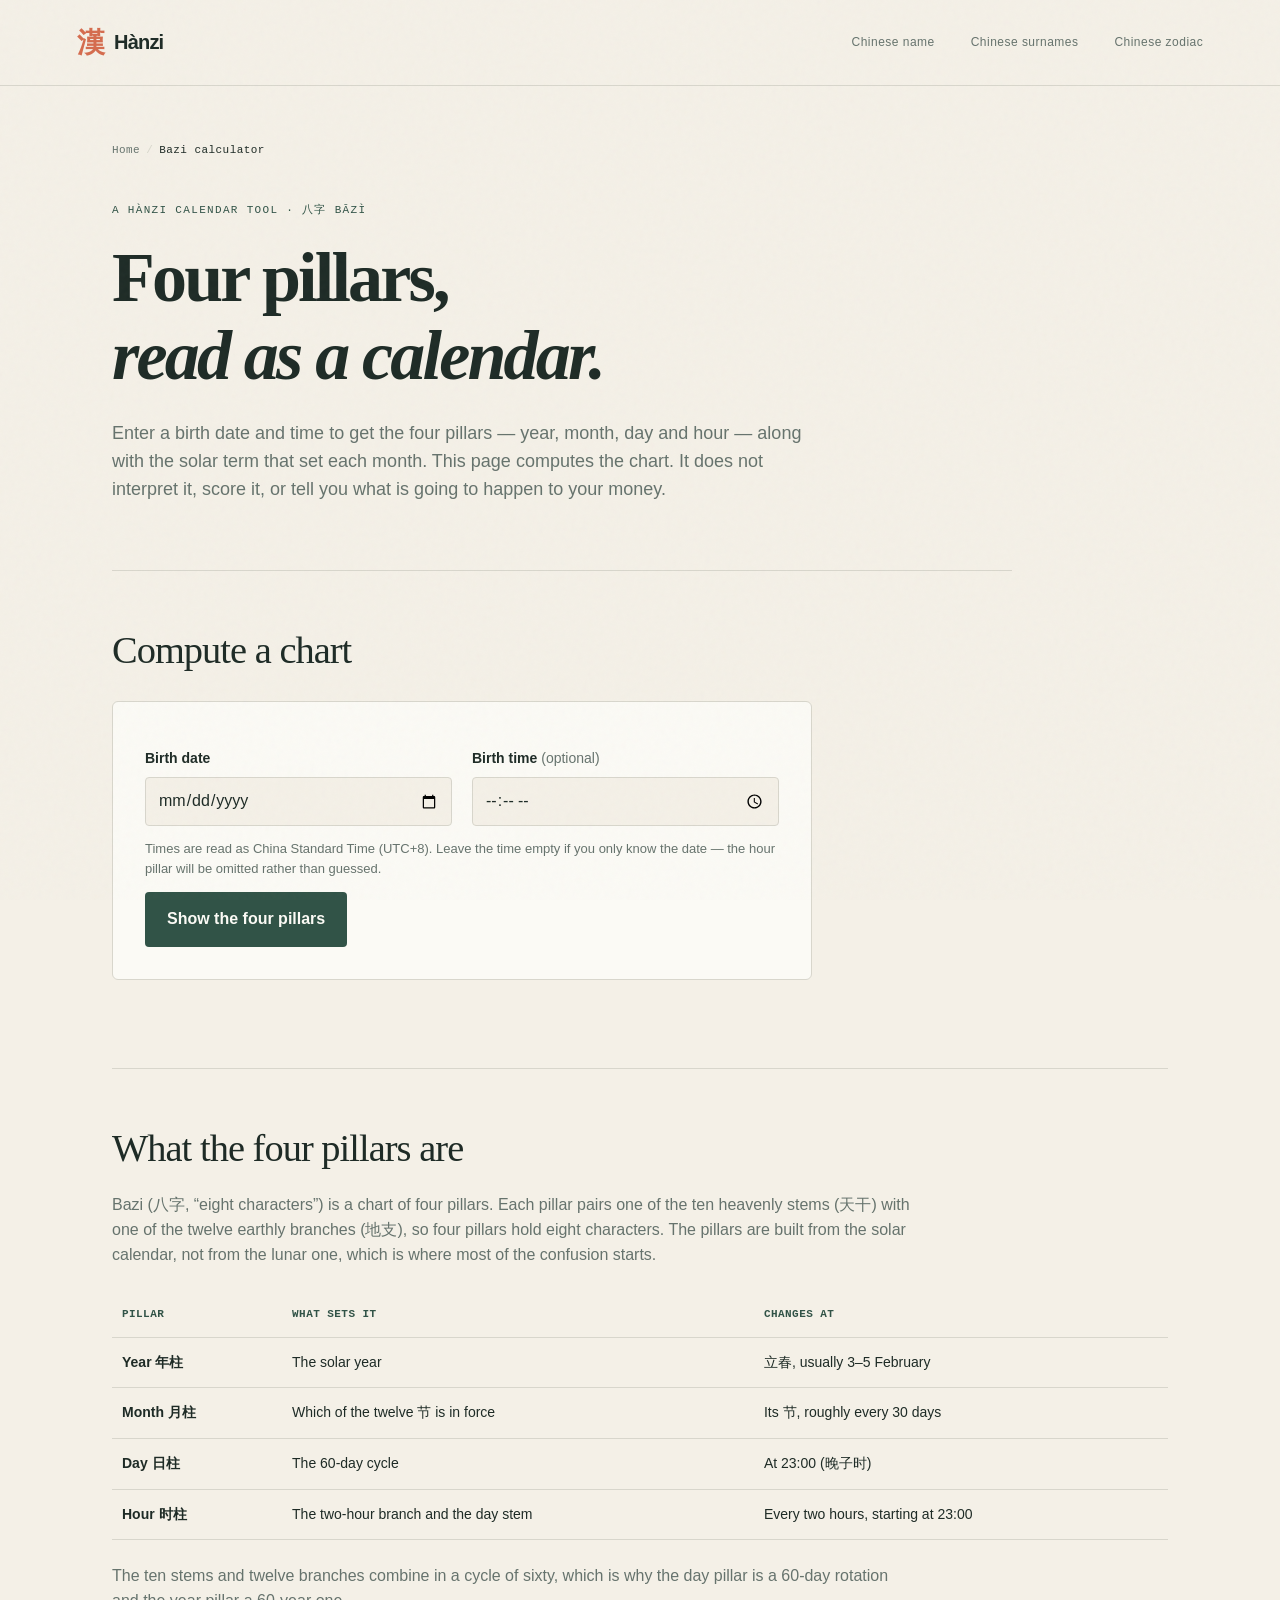
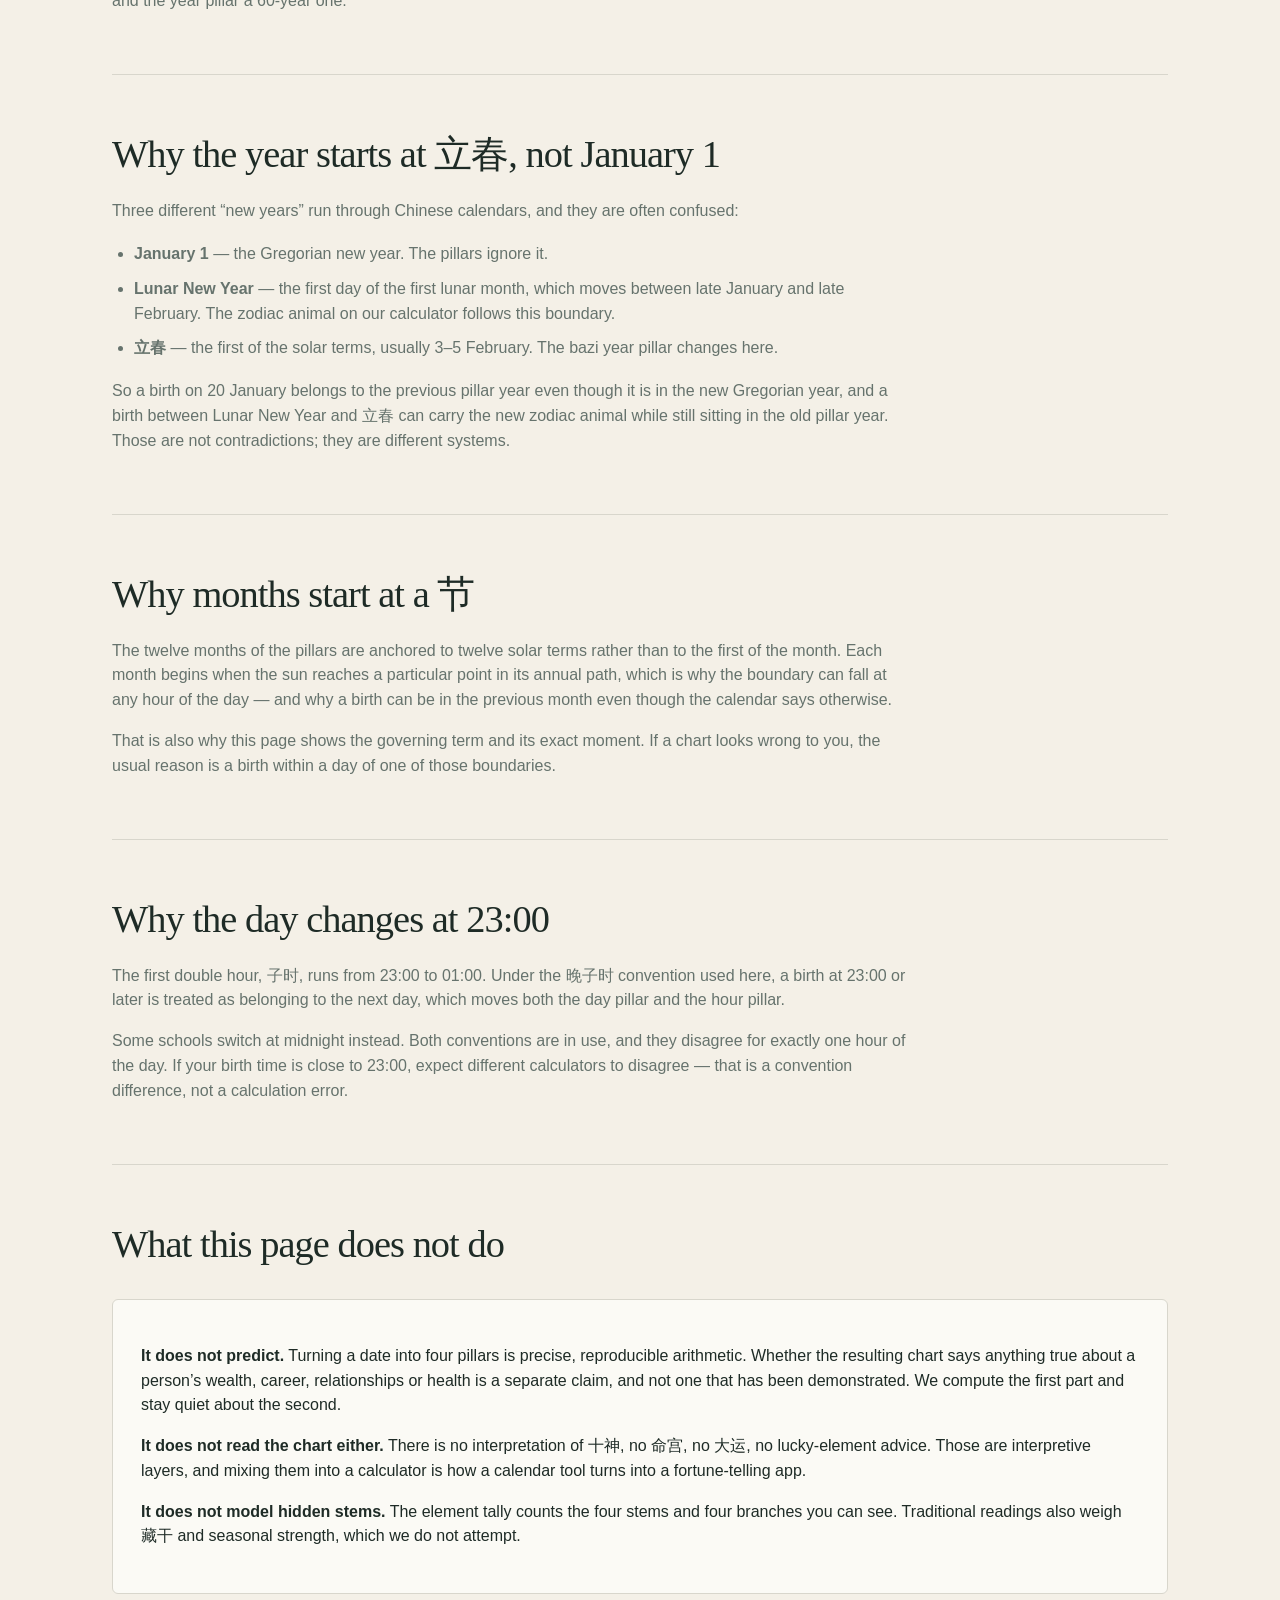
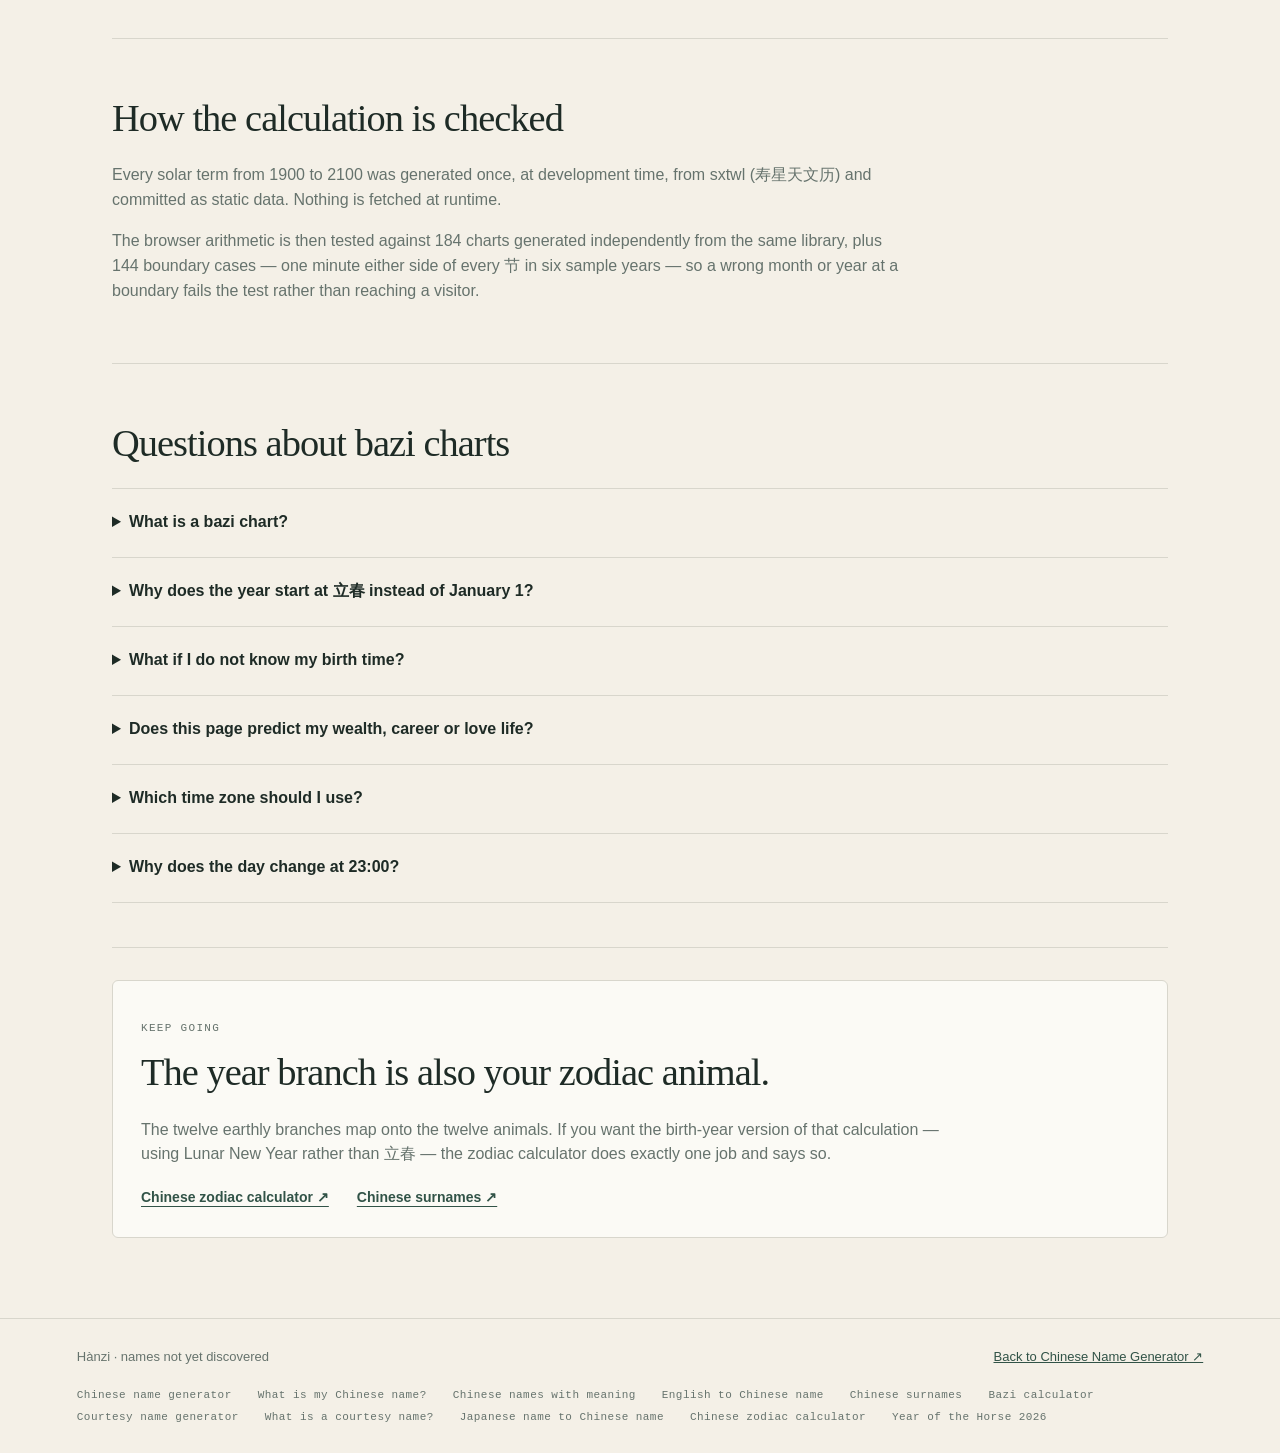
<file: bazi/index.html>
<!doctype html>
<html lang="en">
  <head>
    <meta charset="UTF-8" />
    <meta name="viewport" content="width=device-width, initial-scale=1" />
    <title>Bazi Calculator — Four Pillars Chart (八字) | Hànzi</title>
    <meta name="description" content="Enter a birth date and time to get the four pillars: year, month, day and hour, with the solar term that sets each month. Calendar arithmetic, not fortune telling." />
    <link rel="canonical" href="https://www.hanziname.fun/bazi/" />
    <meta name="theme-color" content="#315347" />
    <meta property="og:type" content="website" />
    <meta property="og:site_name" content="Hànzi" />
    <meta property="og:url" content="https://www.hanziname.fun/bazi/" />
    <meta property="og:title" content="Bazi Calculator — Four Pillars Chart" />
    <meta property="og:description" content="Year, month, day and hour pillars from a birth date — with the solar terms that set them, and no predictions." />
    <meta property="og:image" content="https://www.hanziname.fun/og-image.png" />
    <meta name="twitter:card" content="summary_large_image" />
    <meta name="twitter:title" content="Bazi Calculator — Four Pillars Chart" />
    <meta name="twitter:description" content="Year, month, day and hour pillars from a birth date — calendar arithmetic, not fortune telling." />
    <meta name="twitter:image" content="https://www.hanziname.fun/og-image.png" />
    <link rel="stylesheet" href="/styles.css" />
    <link rel="stylesheet" href="/culture.css" />
    <script type="application/ld+json">
      {"@context":"https://schema.org","@type":"WebApplication","name":"Bazi Calculator — Four Pillars Chart","url":"https://www.hanziname.fun/bazi/","description":"A deterministic four-pillars (bazi) calculator that converts a birth date and time into year, month, day and hour pillars using solar terms. No predictions.","applicationCategory":"LifestyleApplication","operatingSystem":"Any","isAccessibleForFree":true,"inLanguage":"en"}
    </script>
    <script type="application/ld+json">
      {"@context":"https://schema.org","@type":"BreadcrumbList","itemListElement":[{"@type":"ListItem","position":1,"name":"Home","item":"https://www.hanziname.fun/"},{"@type":"ListItem","position":2,"name":"Bazi calculator"}]}
    </script>
    <script type="application/ld+json">
      {"@context":"https://schema.org","@type":"FAQPage","mainEntity":[{"@type":"Question","name":"What is a bazi chart?","acceptedAnswer":{"@type":"Answer","text":"Bazi means eight characters. The chart has four pillars — year, month, day and hour — and each pillar is a pair of one heavenly stem and one earthly branch, so four pairs make eight characters. The day pillar is the one traditional readings centre on."}},{"@type":"Question","name":"Why does the year start at 立春 instead of January 1?","acceptedAnswer":{"@type":"Answer","text":"The pillars are built from the solar calendar the year's 节, and 立春 is the first of them. So a birth in January still belongs to the previous pillar year, and the pillar year does not change on January 1. It also does not change at Lunar New Year, which is a different boundary again."}},{"@type":"Question","name":"What if I do not know my birth time?","acceptedAnswer":{"@type":"Answer","text":"Leave the time field empty. The page will compute three pillars and omit the hour pillar rather than inventing a time. A traditional reading without a birth hour is limited for the same reason, but the calendar part is still exact."}},{"@type":"Question","name":"Does this page predict my wealth, career or love life?","acceptedAnswer":{"@type":"Answer","text":"No. This page computes a calendar chart. It does not score, rank or forecast anything, and it does not generate personal readings. The arithmetic is reproducible; claims that a chart predicts a life are a separate matter and we do not make them."}},{"@type":"Question","name":"Which time zone should I use?","acceptedAnswer":{"@type":"Answer","text":"China Standard Time (UTC+8), which is what the underlying solar-term data uses. If you were born outside China, converting to UTC+8 is a convention rather than a rule; some practitioners use local solar time instead. The difference only matters near a solar-term boundary or close to 23:00."}},{"@type":"Question","name":"Why does the day change at 23:00?","acceptedAnswer":{"@type":"Answer","text":"The first double hour (子时) runs from 23:00 to 01:00, and the traditional convention treats a birth at 23:00 or later as belonging to the next day. This is the 晚子时 rule. Some schools instead switch at midnight, which can move the day pillar by one place."}}]}
    </script>
  </head>
  <body>
    <a class="skip-link" href="#top">Skip to main content</a>
    <div class="grain" aria-hidden="true"></div>
    <header class="site-header">
      <a class="brand" href="/" aria-label="Hànzi home"><span class="brand-mark">漢</span><span>Hànzi</span></a>
      <nav class="nav-links" aria-label="Primary navigation">
        <a href="/" data-culture-link>Chinese name</a>
        <a href="/chinese-surnames/" data-culture-link>Chinese surnames</a>
        <a href="/chinese-zodiac/" data-culture-link>Chinese zodiac</a>
      </nav>
    </header>

    <main class="culture-main" id="top">
      <nav class="breadcrumbs" aria-label="Breadcrumb"><ol><li><a href="/">Home</a></li><li aria-current="page">Bazi calculator</li></ol></nav>

      <section class="culture-hero">
        <p class="culture-kicker">A Hànzi calendar tool · 八字 bāzì</p>
        <h1>Four pillars,<br /><em>read as a calendar.</em></h1>
        <p>Enter a birth date and time to get the four pillars — year, month, day and hour — along with the solar term that set each month. This page computes the chart. It does not interpret it, score it, or tell you what is going to happen to your money.</p>
      </section>

      <section class="culture-section" id="chart">
        <h2>Compute a chart</h2>
        <form class="culture-form" id="bazi-form">
          <div class="culture-grid bazi-inputs">
            <div>
              <label for="bazi-date">Birth date</label>
              <input id="bazi-date" name="bazi-date" type="date" min="1900-01-01" max="2100-12-31" required />
            </div>
            <div>
              <label for="bazi-time">Birth time <span>(optional)</span></label>
              <input id="bazi-time" name="bazi-time" type="time" />
            </div>
          </div>
          <p>Times are read as China Standard Time (UTC+8). Leave the time empty if you only know the date — the hour pillar will be omitted rather than guessed.</p>
          <button type="submit">Show the four pillars</button>
        </form>
        <div class="bazi-result is-hidden" id="bazi-result" aria-live="polite"></div>
        <p class="bazi-status" id="bazi-status" aria-live="polite"></p>
      </section>

      <section class="culture-section" id="what">
        <h2>What the four pillars are</h2>
        <p>Bazi (八字, “eight characters”) is a chart of four pillars. Each pillar pairs one of the ten heavenly stems (天干) with one of the twelve earthly branches (地支), so four pillars hold eight characters. The pillars are built from the solar calendar, not from the lunar one, which is where most of the confusion starts.</p>
        <div class="culture-table-wrap">
          <table class="culture-table">
            <thead><tr><th scope="col">Pillar</th><th scope="col">What sets it</th><th scope="col">Changes at</th></tr></thead>
            <tbody>
              <tr><td>Year 年柱</td><td>The solar year</td><td><span lang="zh">立春</span>, usually 3–5 February</td></tr>
              <tr><td>Month 月柱</td><td>Which of the twelve <span lang="zh">节</span> is in force</td><td>Its <span lang="zh">节</span>, roughly every 30 days</td></tr>
              <tr><td>Day 日柱</td><td>The 60-day cycle</td><td>At 23:00 (晚子时)</td></tr>
              <tr><td>Hour 时柱</td><td>The two-hour branch and the day stem</td><td>Every two hours, starting at 23:00</td></tr>
            </tbody>
          </table>
        </div>
        <p>The ten stems and twelve branches combine in a cycle of sixty, which is why the day pillar is a 60-day rotation and the year pillar a 60-year one.</p>
      </section>

      <section class="culture-section" id="year">
        <h2>Why the year starts at 立春, not January 1</h2>
        <p>Three different “new years” run through Chinese calendars, and they are often confused:</p>
        <ul>
          <li><strong>January 1</strong> — the Gregorian new year. The pillars ignore it.</li>
          <li><strong>Lunar New Year</strong> — the first day of the first lunar month, which moves between late January and late February. The zodiac animal on our calculator follows this boundary.</li>
          <li><strong><span lang="zh">立春</span></strong> — the first of the solar terms, usually 3–5 February. The bazi year pillar changes here.</li>
        </ul>
        <p>So a birth on 20 January belongs to the previous pillar year even though it is in the new Gregorian year, and a birth between Lunar New Year and 立春 can carry the new zodiac animal while still sitting in the old pillar year. Those are not contradictions; they are different systems.</p>
      </section>

      <section class="culture-section" id="month">
        <h2>Why months start at a 节</h2>
        <p>The twelve months of the pillars are anchored to twelve solar terms rather than to the first of the month. Each month begins when the sun reaches a particular point in its annual path, which is why the boundary can fall at any hour of the day — and why a birth can be in the previous month even though the calendar says otherwise.</p>
        <p>That is also why this page shows the governing term and its exact moment. If a chart looks wrong to you, the usual reason is a birth within a day of one of those boundaries.</p>
      </section>

      <section class="culture-section" id="day">
        <h2>Why the day changes at 23:00</h2>
        <p>The first double hour, <span lang="zh">子时</span>, runs from 23:00 to 01:00. Under the <span lang="zh">晚子时</span> convention used here, a birth at 23:00 or later is treated as belonging to the next day, which moves both the day pillar and the hour pillar.</p>
        <p>Some schools switch at midnight instead. Both conventions are in use, and they disagree for exactly one hour of the day. If your birth time is close to 23:00, expect different calculators to disagree — that is a convention difference, not a calculation error.</p>
      </section>

      <section class="culture-section" id="limits">
        <h2>What this page does not do</h2>
        <div class="culture-note">
          <p><strong>It does not predict.</strong> Turning a date into four pillars is precise, reproducible arithmetic. Whether the resulting chart says anything true about a person’s wealth, career, relationships or health is a separate claim, and not one that has been demonstrated. We compute the first part and stay quiet about the second.</p>
          <p><strong>It does not read the chart either.</strong> There is no interpretation of <span lang="zh">十神</span>, no 命宫, no 大运, no lucky-element advice. Those are interpretive layers, and mixing them into a calculator is how a calendar tool turns into a fortune-telling app.</p>
          <p><strong>It does not model hidden stems.</strong> The element tally counts the four stems and four branches you can see. Traditional readings also weigh 藏干 and seasonal strength, which we do not attempt.</p>
        </div>
      </section>

      <section class="culture-section" id="verified">
        <h2>How the calculation is checked</h2>
        <p>Every solar term from 1900 to 2100 was generated once, at development time, from <span lang="zh">sxtwl</span> (寿星天文历) and committed as static data. Nothing is fetched at runtime.</p>
        <p>The browser arithmetic is then tested against 184 charts generated independently from the same library, plus 144 boundary cases — one minute either side of every <span lang="zh">节</span> in six sample years — so a wrong month or year at a boundary fails the test rather than reaching a visitor.</p>
      </section>

      <section class="culture-section" id="faq">
        <h2>Questions about bazi charts</h2>
        <details><summary>What is a bazi chart?</summary><p>Bazi means eight characters. The chart has four pillars — year, month, day and hour — and each pillar is a pair of one heavenly stem and one earthly branch, so four pairs make eight characters. The day pillar is the one traditional readings centre on.</p></details>
        <details><summary>Why does the year start at 立春 instead of January 1?</summary><p>The pillars are built from the solar calendar the year’s <span lang="zh">节</span>, and <span lang="zh">立春</span> is the first of them. So a birth in January still belongs to the previous pillar year. It also does not change at Lunar New Year, which is a different boundary again.</p></details>
        <details><summary>What if I do not know my birth time?</summary><p>Leave the time field empty. The page computes three pillars and omits the hour pillar rather than inventing a time. The calendar part stays exact.</p></details>
        <details><summary>Does this page predict my wealth, career or love life?</summary><p>No. This page computes a calendar chart. It does not score, rank or forecast anything, and it does not generate personal readings. The arithmetic is reproducible; claims that a chart predicts a life are a separate matter and we do not make them.</p></details>
        <details><summary>Which time zone should I use?</summary><p>China Standard Time (UTC+8), which is what the underlying solar-term data uses. If you were born outside China, converting to UTC+8 is a convention rather than a rule; some practitioners use local solar time instead. The difference only matters near a solar-term boundary or close to 23:00.</p></details>
        <details><summary>Why does the day change at 23:00?</summary><p>The first double hour (<span lang="zh">子时</span>) runs from 23:00 to 01:00, and the traditional convention treats a birth at 23:00 or later as belonging to the next day. This is the <span lang="zh">晚子时</span> rule. Some schools instead switch at midnight, which can move the day pillar by one place.</p></details>
      </section>

      <aside class="culture-section culture-note">
        <p class="culture-kicker">Keep going</p>
        <h2>The year branch is also your zodiac animal.</h2>
        <p>The twelve earthly branches map onto the twelve animals. If you want the birth-year version of that calculation — using Lunar New Year rather than 立春 — the zodiac calculator does exactly one job and says so.</p>
        <div class="culture-actions">
          <a href="/chinese-zodiac/" data-culture-link>Chinese zodiac calculator ↗</a>
          <a href="/chinese-surnames/" data-culture-link>Chinese surnames ↗</a>
        </div>
      </aside>
    </main>

    <footer class="culture-footer">
      <span>Hànzi · names not yet discovered</span>
      <a href="/">Back to Chinese Name Generator ↗</a>
      <nav class="footer-guides" aria-label="All guides"><a href="/">Chinese name generator</a><a href="/what-is-my-chinese-name/">What is my Chinese name?</a><a href="/chinese-names-with-meaning/">Chinese names with meaning</a><a href="/english-to-chinese-name/">English to Chinese name</a><a href="/chinese-surnames/">Chinese surnames</a><a href="/bazi/">Bazi calculator</a><a href="/courtesy-name-generator/">Courtesy name generator</a><a href="/what-is-a-chinese-courtesy-name/">What is a courtesy name?</a><a href="/japanese-name-to-chinese-name/">Japanese name to Chinese name</a><a href="/chinese-zodiac/">Chinese zodiac calculator</a><a href="/chinese-zodiac/year-of-the-horse-2026/">Year of the Horse 2026</a></nav>
    </footer>

    <script src="/bazi-data.js"></script>
    <script src="/bazi.js"></script>
  </body>
</html>
</file>
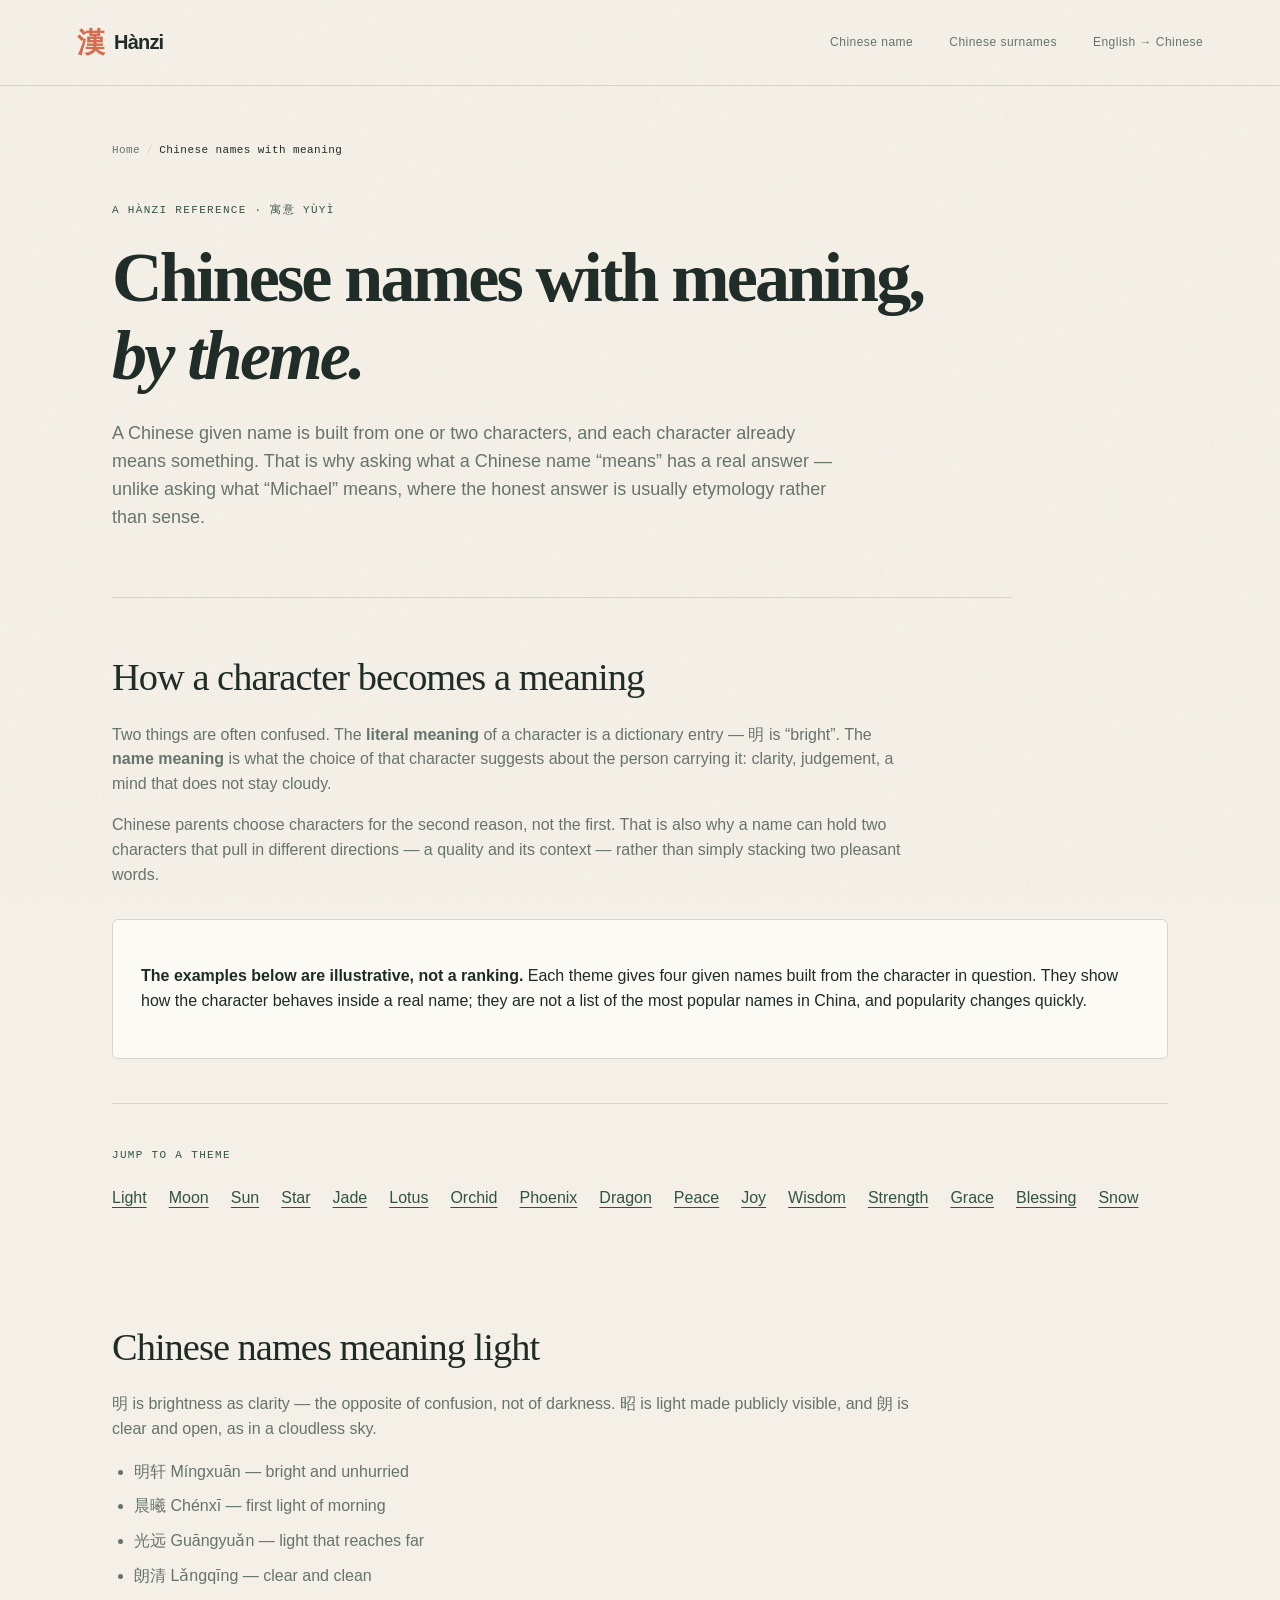
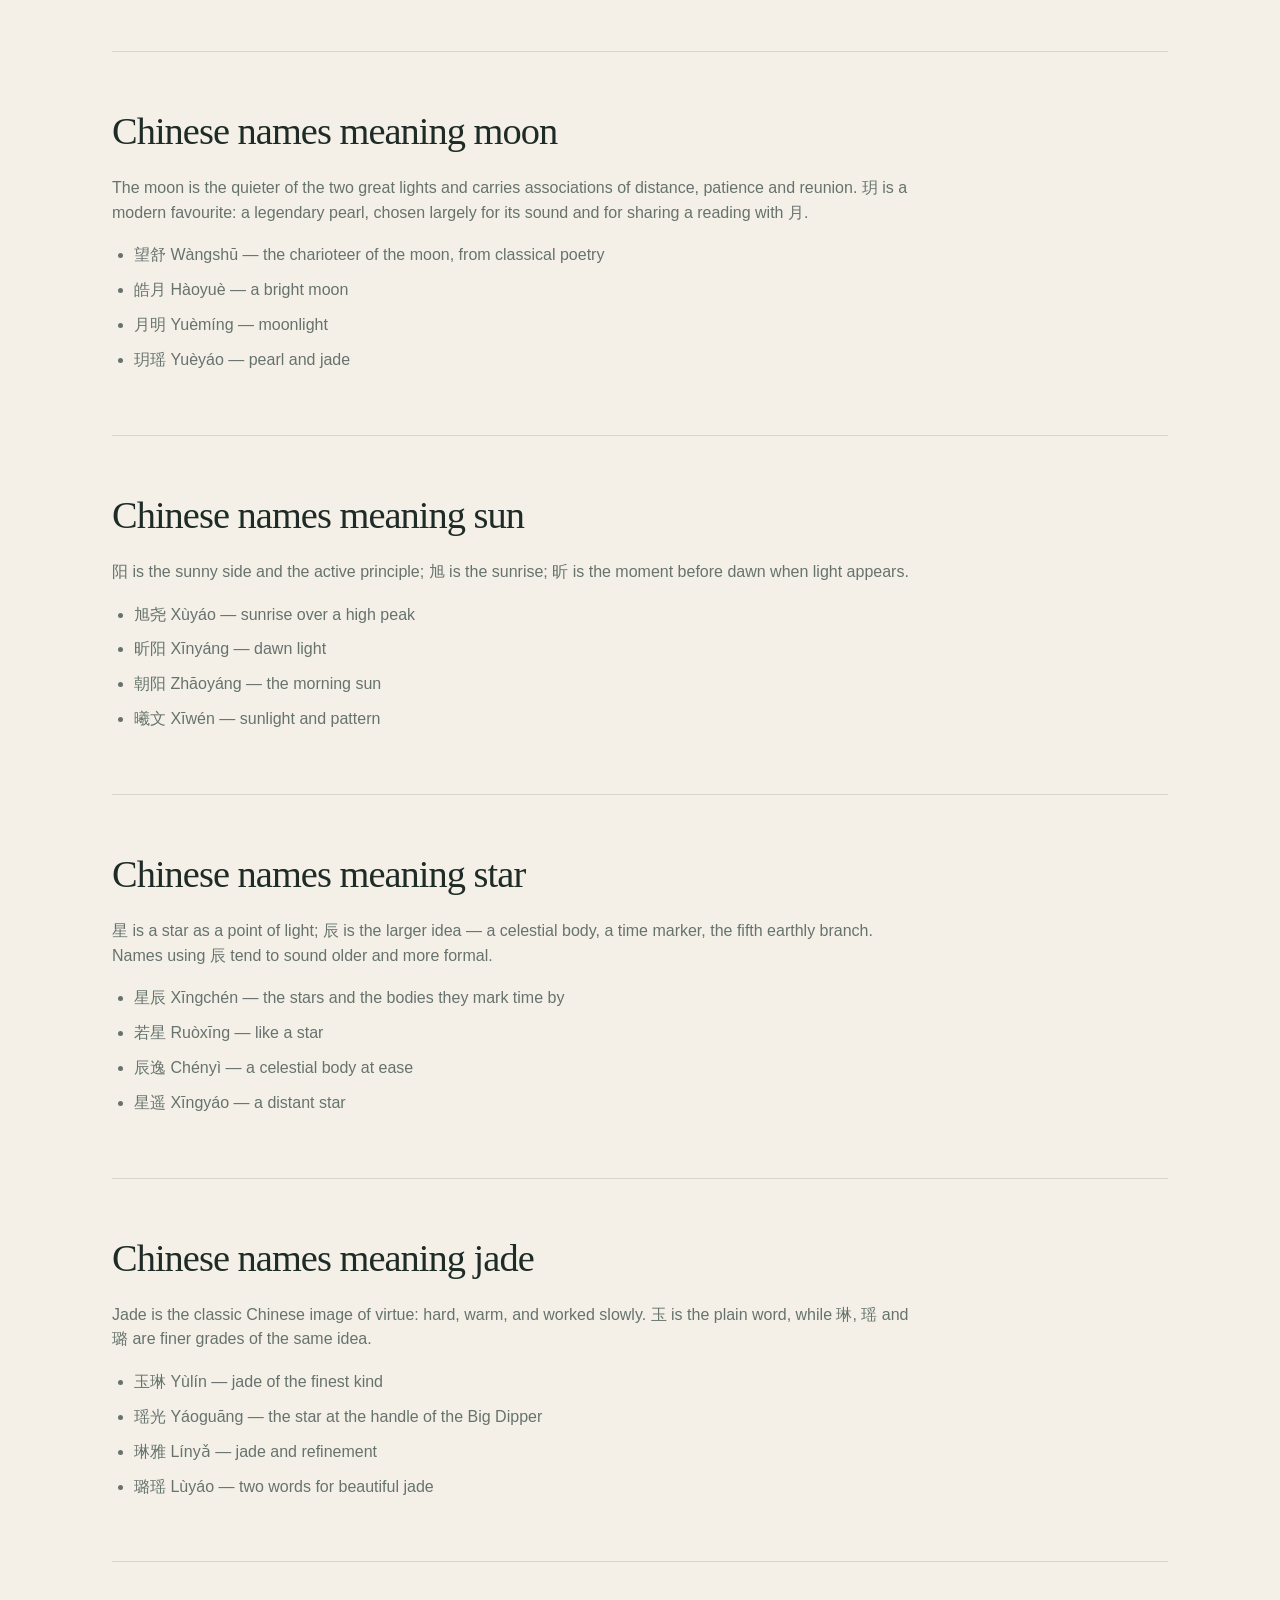
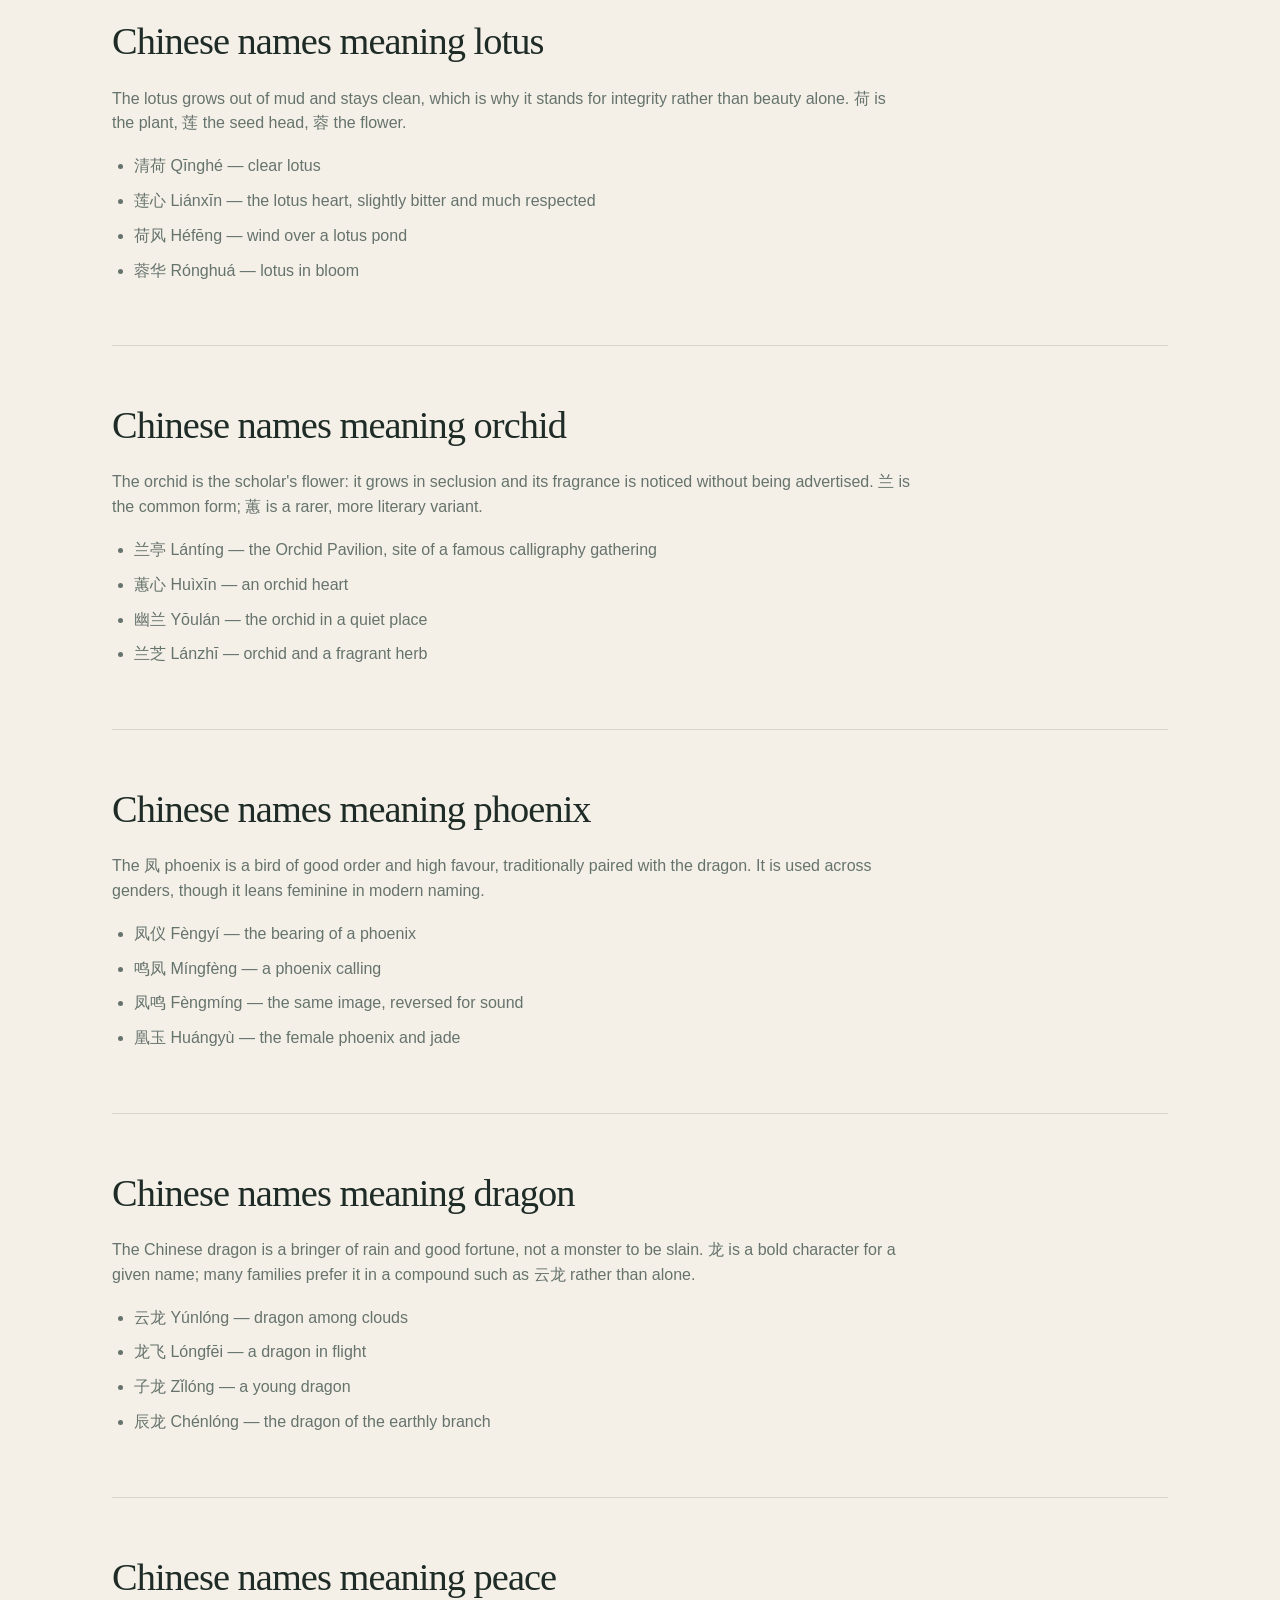
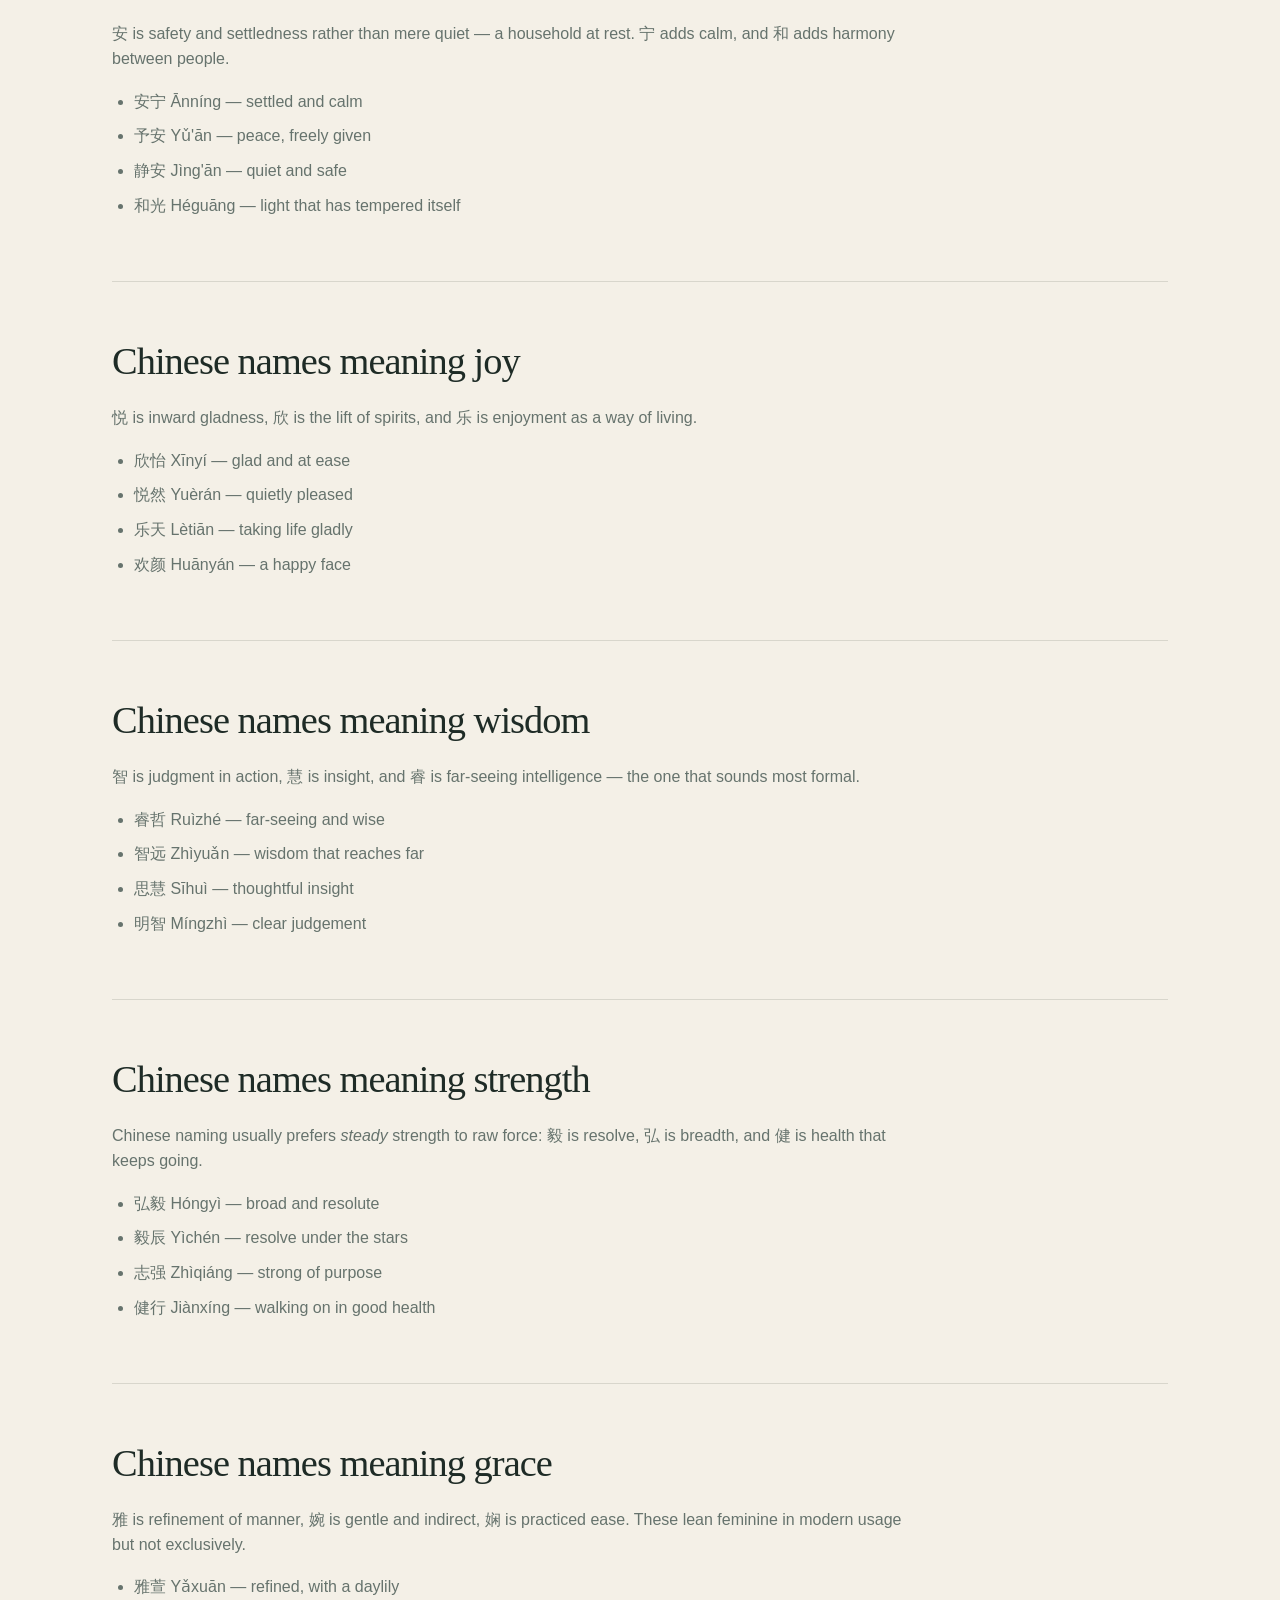
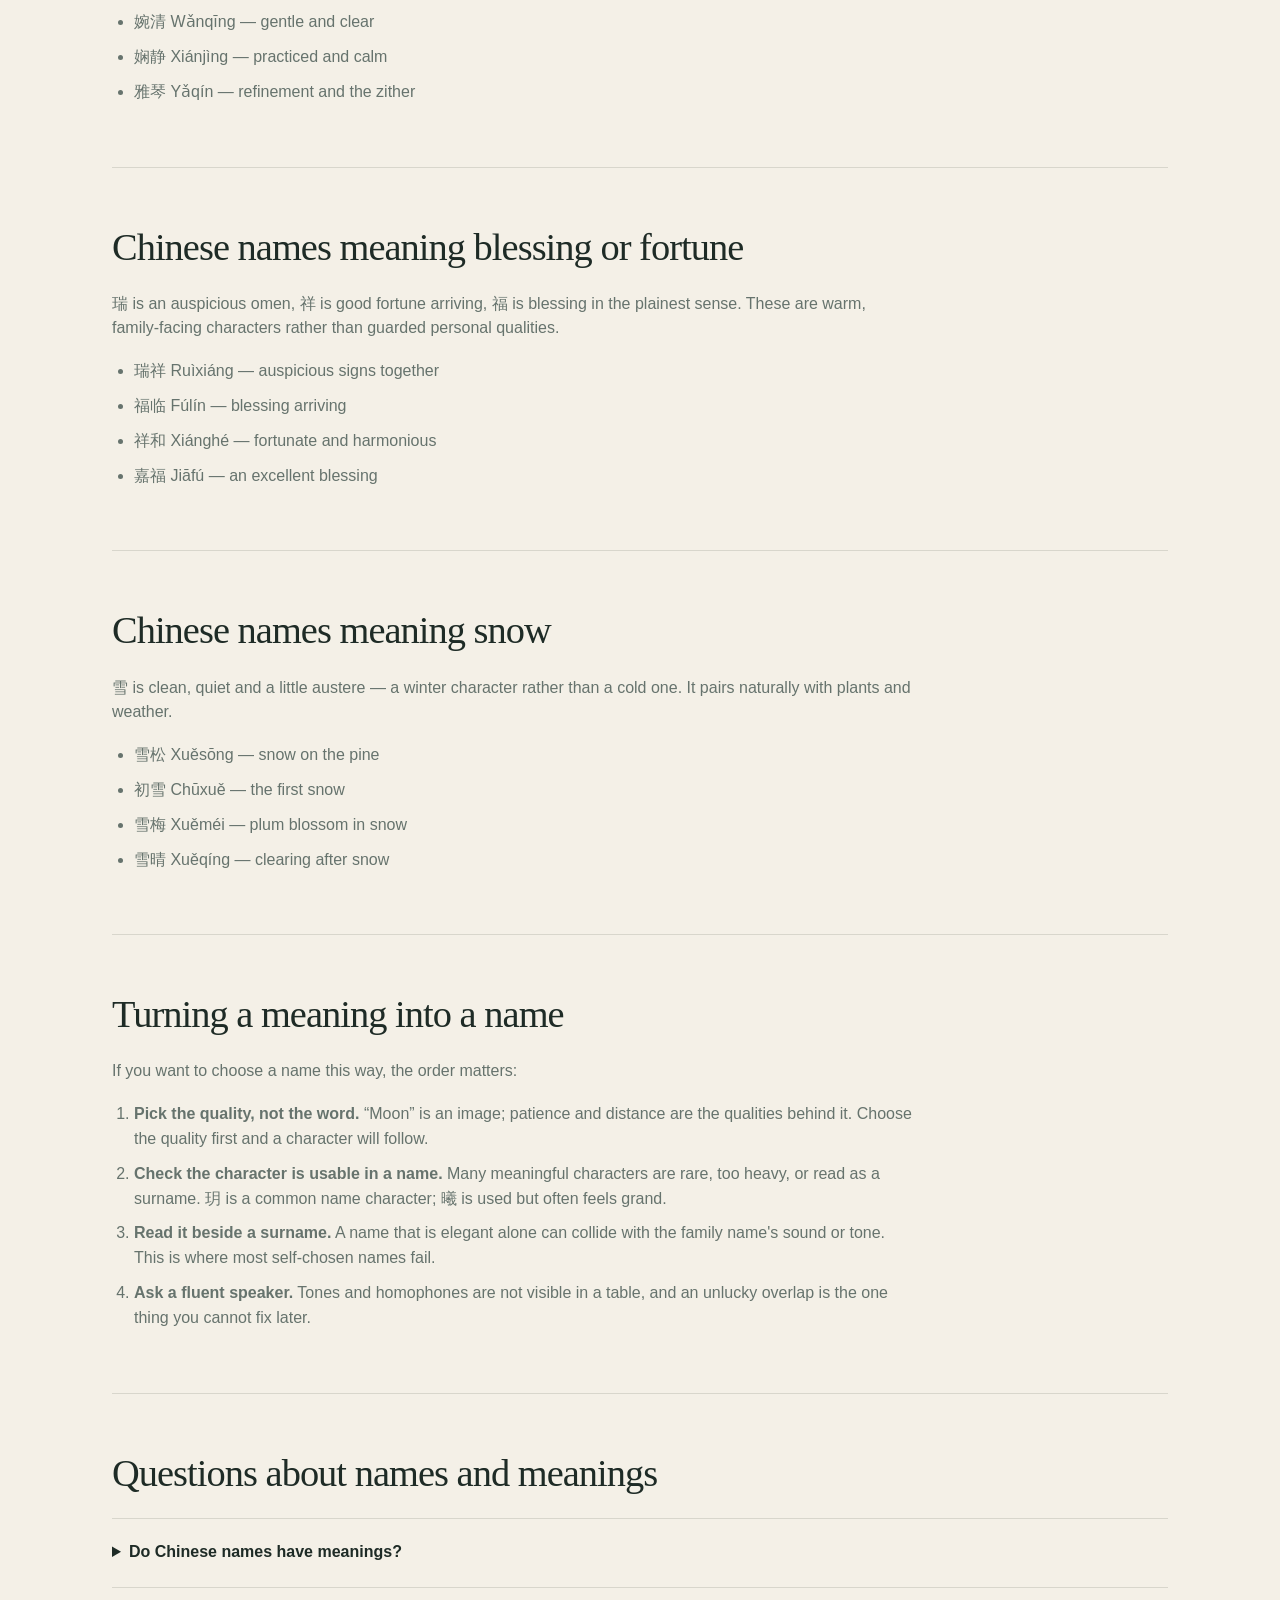
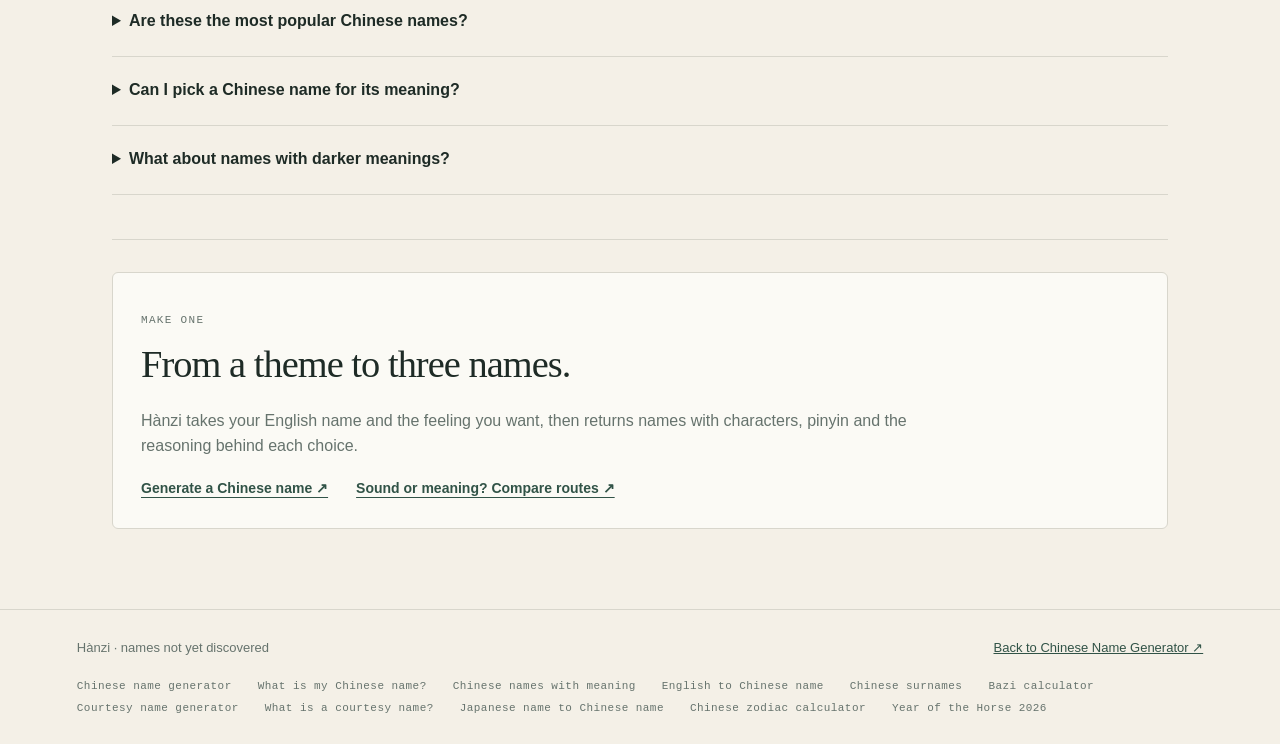
<file: chinese-names-with-meaning/index.html>
<!doctype html>
<html lang="en">
  <head>
    <meta charset="UTF-8" />
    <meta name="viewport" content="width=device-width, initial-scale=1" />
    <title>Chinese Names With Meaning: 16 Themes, 64 Examples | Hànzi</title>
    <meta name="description" content="Chinese names by meaning — light, moon, jade, lotus, dragon and more. Sixteen themes, each with example given names, characters and pinyin." />
    <link rel="canonical" href="https://www.hanziname.fun/chinese-names-with-meaning/" />
    <meta name="theme-color" content="#315347" />
    <meta property="og:type" content="article" />
    <meta property="og:site_name" content="Hànzi" />
    <meta property="og:url" content="https://www.hanziname.fun/chinese-names-with-meaning/" />
    <meta property="og:title" content="Chinese Names With Meaning: 16 Themes, 64 Examples" />
    <meta property="og:description" content="Names built from meaning — light, moon, jade, lotus, dragon, peace and more, with characters and pinyin." />
    <meta property="og:image" content="https://www.hanziname.fun/og-image.png" />
    <meta name="twitter:card" content="summary_large_image" />
    <meta name="twitter:title" content="Chinese Names With Meaning: 16 Themes" />
    <meta name="twitter:description" content="Names built from meaning — light, moon, jade, lotus, dragon, peace and more." />
    <meta name="twitter:image" content="https://www.hanziname.fun/og-image.png" />
    <link rel="stylesheet" href="/styles.css" />
    <link rel="stylesheet" href="/culture.css" />
    <script type="application/ld+json">
      {"@context":"https://schema.org","@type":"Article","headline":"Chinese Names With Meaning: 16 Themes, 64 Examples","url":"https://www.hanziname.fun/chinese-names-with-meaning/","description":"Chinese given names grouped by the meaning of their characters: light, moon, sun, star, jade, lotus, orchid, phoenix, dragon, peace, joy, wisdom, strength, grace, blessing and snow.","inLanguage":"en","dateModified":"2026-10-19","isPartOf":{"@type":"WebSite","name":"Hànzi","url":"https://www.hanziname.fun/"}}
    </script>
    <script type="application/ld+json">
      {"@context":"https://schema.org","@type":"BreadcrumbList","itemListElement":[{"@type":"ListItem","position":1,"name":"Home","item":"https://www.hanziname.fun/"},{"@type":"ListItem","position":2,"name":"Chinese names with meaning"}]}
    </script>
    <script type="application/ld+json">
      {"@context":"https://schema.org","@type":"FAQPage","mainEntity":[{"@type":"Question","name":"Do Chinese names have meanings?","acceptedAnswer":{"@type":"Answer","text":"The characters do. A Chinese given name is assembled from one or two characters, and those characters carry meaning, so the name carries that meaning with it. It is not a translation of an English word, though — the association comes from the characters chosen."}},{"@type":"Question","name":"Are these the most popular Chinese names?","acceptedAnswer":{"@type":"Answer","text":"No. They are illustrative given names built from the character in each theme, chosen to show how the character is used in practice. Popularity shifts quickly and by region, so treat this as a tour of meanings rather than a ranking."}},{"@type":"Question","name":"Can I pick a Chinese name for its meaning?","acceptedAnswer":{"@type":"Answer","text":"Yes, and it is one of the two main routes. Start from the quality or image you want to carry, choose characters that express it, then check that the result sounds like a name rather than a phrase. A fluent speaker should check tones and unwanted homophones."}},{"@type":"Question","name":"What about names with darker meanings?","acceptedAnswer":{"@type":"Answer","text":"Search results include requests for names meaning death, shadow or chaos, but those are usually for fiction and games rather than Chinese naming. In everyday Chinese naming the register tends toward light, harmony, virtue and nature; a name that reads as sinister is unusual on a real person."}}]}
    </script>
  </head>
  <body>
    <a class="skip-link" href="#top">Skip to main content</a>
    <div class="grain" aria-hidden="true"></div>
    <header class="site-header">
      <a class="brand" href="/" aria-label="Hànzi home"><span class="brand-mark">漢</span><span>Hànzi</span></a>
      <nav class="nav-links" aria-label="Primary navigation">
        <a href="/" data-culture-link>Chinese name</a>
        <a href="/chinese-surnames/" data-culture-link>Chinese surnames</a>
        <a href="/english-to-chinese-name/" data-culture-link>English → Chinese</a>
      </nav>
    </header>

    <main class="culture-main" id="top">
      <nav class="breadcrumbs" aria-label="Breadcrumb"><ol><li><a href="/">Home</a></li><li aria-current="page">Chinese names with meaning</li></ol></nav>

      <section class="culture-hero">
        <p class="culture-kicker">A Hànzi reference · 寓意 yùyì</p>
        <h1>Chinese names with meaning,<br /><em>by theme.</em></h1>
        <p>A Chinese given name is built from one or two characters, and each character already means something. That is why asking what a Chinese name “means” has a real answer — unlike asking what “Michael” means, where the honest answer is usually etymology rather than sense.</p>
      </section>

      <section class="culture-section" id="how">
        <h2>How a character becomes a meaning</h2>
        <p>Two things are often confused. The <strong>literal meaning</strong> of a character is a dictionary entry — <span lang="zh">明</span> is “bright”. The <strong>name meaning</strong> is what the choice of that character suggests about the person carrying it: clarity, judgement, a mind that does not stay cloudy.</p>
        <p>Chinese parents choose characters for the second reason, not the first. That is also why a name can hold two characters that pull in different directions — a quality and its context — rather than simply stacking two pleasant words.</p>
        <div class="culture-note">
          <p><strong>The examples below are illustrative, not a ranking.</strong> Each theme gives four given names built from the character in question. They show how the character behaves inside a real name; they are not a list of the most popular names in China, and popularity changes quickly.</p>
        </div>
      </section>

      <nav class="culture-toc toc-inline" aria-label="Themes">
        <p class="culture-kicker">Jump to a theme</p>
        <ol>
          <li><a href="#light">Light</a></li>
          <li><a href="#moon">Moon</a></li>
          <li><a href="#sun">Sun</a></li>
          <li><a href="#star">Star</a></li>
          <li><a href="#jade">Jade</a></li>
          <li><a href="#lotus">Lotus</a></li>
          <li><a href="#orchid">Orchid</a></li>
          <li><a href="#phoenix">Phoenix</a></li>
          <li><a href="#dragon">Dragon</a></li>
          <li><a href="#peace">Peace</a></li>
          <li><a href="#joy">Joy</a></li>
          <li><a href="#wisdom">Wisdom</a></li>
          <li><a href="#strength">Strength</a></li>
          <li><a href="#grace">Grace</a></li>
          <li><a href="#blessing">Blessing</a></li>
          <li><a href="#snow">Snow</a></li>
        </ol>
      </nav>

      <section class="culture-section" id="light">
        <h2>Chinese names meaning light</h2>
        <p><span lang="zh">明</span> is brightness as clarity — the opposite of confusion, not of darkness. <span lang="zh">昭</span> is light made publicly visible, and <span lang="zh">朗</span> is clear and open, as in a cloudless sky.</p>
        <ul>
          <li><span lang="zh">明轩</span> Míngxuān — bright and unhurried</li>
          <li><span lang="zh">晨曦</span> Chénxī — first light of morning</li>
          <li><span lang="zh">光远</span> Guāngyuǎn — light that reaches far</li>
          <li><span lang="zh">朗清</span> Lǎngqīng — clear and clean</li>
        </ul>
      </section>

      <section class="culture-section" id="moon">
        <h2>Chinese names meaning moon</h2>
        <p>The moon is the quieter of the two great lights and carries associations of distance, patience and reunion. <span lang="zh">玥</span> is a modern favourite: a legendary pearl, chosen largely for its sound and for sharing a reading with <span lang="zh">月</span>.</p>
        <ul>
          <li><span lang="zh">望舒</span> Wàngshū — the charioteer of the moon, from classical poetry</li>
          <li><span lang="zh">皓月</span> Hàoyuè — a bright moon</li>
          <li><span lang="zh">月明</span> Yuèmíng — moonlight</li>
          <li><span lang="zh">玥瑶</span> Yuèyáo — pearl and jade</li>
        </ul>
      </section>

      <section class="culture-section" id="sun">
        <h2>Chinese names meaning sun</h2>
        <p><span lang="zh">阳</span> is the sunny side and the active principle; <span lang="zh">旭</span> is the sunrise; <span lang="zh">昕</span> is the moment before dawn when light appears.</p>
        <ul>
          <li><span lang="zh">旭尧</span> Xùyáo — sunrise over a high peak</li>
          <li><span lang="zh">昕阳</span> Xīnyáng — dawn light</li>
          <li><span lang="zh">朝阳</span> Zhāoyáng — the morning sun</li>
          <li><span lang="zh">曦文</span> Xīwén — sunlight and pattern</li>
        </ul>
      </section>

      <section class="culture-section" id="star">
        <h2>Chinese names meaning star</h2>
        <p><span lang="zh">星</span> is a star as a point of light; <span lang="zh">辰</span> is the larger idea — a celestial body, a time marker, the fifth earthly branch. Names using <span lang="zh">辰</span> tend to sound older and more formal.</p>
        <ul>
          <li><span lang="zh">星辰</span> Xīngchén — the stars and the bodies they mark time by</li>
          <li><span lang="zh">若星</span> Ruòxīng — like a star</li>
          <li><span lang="zh">辰逸</span> Chényì — a celestial body at ease</li>
          <li><span lang="zh">星遥</span> Xīngyáo — a distant star</li>
        </ul>
      </section>

      <section class="culture-section" id="jade">
        <h2>Chinese names meaning jade</h2>
        <p>Jade is the classic Chinese image of virtue: hard, warm, and worked slowly. <span lang="zh">玉</span> is the plain word, while <span lang="zh">琳</span>, <span lang="zh">瑶</span> and <span lang="zh">璐</span> are finer grades of the same idea.</p>
        <ul>
          <li><span lang="zh">玉琳</span> Yùlín — jade of the finest kind</li>
          <li><span lang="zh">瑶光</span> Yáoguāng — the star at the handle of the Big Dipper</li>
          <li><span lang="zh">琳雅</span> Línyǎ — jade and refinement</li>
          <li><span lang="zh">璐瑶</span> Lùyáo — two words for beautiful jade</li>
        </ul>
      </section>

      <section class="culture-section" id="lotus">
        <h2>Chinese names meaning lotus</h2>
        <p>The lotus grows out of mud and stays clean, which is why it stands for integrity rather than beauty alone. <span lang="zh">荷</span> is the plant, <span lang="zh">莲</span> the seed head, <span lang="zh">蓉</span> the flower.</p>
        <ul>
          <li><span lang="zh">清荷</span> Qīnghé — clear lotus</li>
          <li><span lang="zh">莲心</span> Liánxīn — the lotus heart, slightly bitter and much respected</li>
          <li><span lang="zh">荷风</span> Héfēng — wind over a lotus pond</li>
          <li><span lang="zh">蓉华</span> Rónghuá — lotus in bloom</li>
        </ul>
      </section>

      <section class="culture-section" id="orchid">
        <h2>Chinese names meaning orchid</h2>
        <p>The orchid is the scholar's flower: it grows in seclusion and its fragrance is noticed without being advertised. <span lang="zh">兰</span> is the common form; <span lang="zh">蕙</span> is a rarer, more literary variant.</p>
        <ul>
          <li><span lang="zh">兰亭</span> Lántíng — the Orchid Pavilion, site of a famous calligraphy gathering</li>
          <li><span lang="zh">蕙心</span> Huìxīn — an orchid heart</li>
          <li><span lang="zh">幽兰</span> Yōulán — the orchid in a quiet place</li>
          <li><span lang="zh">兰芝</span> Lánzhī — orchid and a fragrant herb</li>
        </ul>
      </section>

      <section class="culture-section" id="phoenix">
        <h2>Chinese names meaning phoenix</h2>
        <p>The <span lang="zh">凤</span> phoenix is a bird of good order and high favour, traditionally paired with the dragon. It is used across genders, though it leans feminine in modern naming.</p>
        <ul>
          <li><span lang="zh">凤仪</span> Fèngyí — the bearing of a phoenix</li>
          <li><span lang="zh">鸣凤</span> Míngfèng — a phoenix calling</li>
          <li><span lang="zh">凤鸣</span> Fèngmíng — the same image, reversed for sound</li>
          <li><span lang="zh">凰玉</span> Huángyù — the female phoenix and jade</li>
        </ul>
      </section>

      <section class="culture-section" id="dragon">
        <h2>Chinese names meaning dragon</h2>
        <p>The Chinese dragon is a bringer of rain and good fortune, not a monster to be slain. <span lang="zh">龙</span> is a bold character for a given name; many families prefer it in a compound such as <span lang="zh">云龙</span> rather than alone.</p>
        <ul>
          <li><span lang="zh">云龙</span> Yúnlóng — dragon among clouds</li>
          <li><span lang="zh">龙飞</span> Lóngfēi — a dragon in flight</li>
          <li><span lang="zh">子龙</span> Zǐlóng — a young dragon</li>
          <li><span lang="zh">辰龙</span> Chénlóng — the dragon of the earthly branch</li>
        </ul>
      </section>

      <section class="culture-section" id="peace">
        <h2>Chinese names meaning peace</h2>
        <p><span lang="zh">安</span> is safety and settledness rather than mere quiet — a household at rest. <span lang="zh">宁</span> adds calm, and <span lang="zh">和</span> adds harmony between people.</p>
        <ul>
          <li><span lang="zh">安宁</span> Ānníng — settled and calm</li>
          <li><span lang="zh">予安</span> Yǔ'ān — peace, freely given</li>
          <li><span lang="zh">静安</span> Jìng'ān — quiet and safe</li>
          <li><span lang="zh">和光</span> Héguāng — light that has tempered itself</li>
        </ul>
      </section>

      <section class="culture-section" id="joy">
        <h2>Chinese names meaning joy</h2>
        <p><span lang="zh">悦</span> is inward gladness, <span lang="zh">欣</span> is the lift of spirits, and <span lang="zh">乐</span> is enjoyment as a way of living.</p>
        <ul>
          <li><span lang="zh">欣怡</span> Xīnyí — glad and at ease</li>
          <li><span lang="zh">悦然</span> Yuèrán — quietly pleased</li>
          <li><span lang="zh">乐天</span> Lètiān — taking life gladly</li>
          <li><span lang="zh">欢颜</span> Huānyán — a happy face</li>
        </ul>
      </section>

      <section class="culture-section" id="wisdom">
        <h2>Chinese names meaning wisdom</h2>
        <p><span lang="zh">智</span> is judgment in action, <span lang="zh">慧</span> is insight, and <span lang="zh">睿</span> is far-seeing intelligence — the one that sounds most formal.</p>
        <ul>
          <li><span lang="zh">睿哲</span> Ruìzhé — far-seeing and wise</li>
          <li><span lang="zh">智远</span> Zhìyuǎn — wisdom that reaches far</li>
          <li><span lang="zh">思慧</span> Sīhuì — thoughtful insight</li>
          <li><span lang="zh">明智</span> Míngzhì — clear judgement</li>
        </ul>
      </section>

      <section class="culture-section" id="strength">
        <h2>Chinese names meaning strength</h2>
        <p>Chinese naming usually prefers <em>steady</em> strength to raw force: <span lang="zh">毅</span> is resolve, <span lang="zh">弘</span> is breadth, and <span lang="zh">健</span> is health that keeps going.</p>
        <ul>
          <li><span lang="zh">弘毅</span> Hóngyì — broad and resolute</li>
          <li><span lang="zh">毅辰</span> Yìchén — resolve under the stars</li>
          <li><span lang="zh">志强</span> Zhìqiáng — strong of purpose</li>
          <li><span lang="zh">健行</span> Jiànxíng — walking on in good health</li>
        </ul>
      </section>

      <section class="culture-section" id="grace">
        <h2>Chinese names meaning grace</h2>
        <p><span lang="zh">雅</span> is refinement of manner, <span lang="zh">婉</span> is gentle and indirect, <span lang="zh">娴</span> is practiced ease. These lean feminine in modern usage but not exclusively.</p>
        <ul>
          <li><span lang="zh">雅萱</span> Yǎxuān — refined, with a daylily</li>
          <li><span lang="zh">婉清</span> Wǎnqīng — gentle and clear</li>
          <li><span lang="zh">娴静</span> Xiánjìng — practiced and calm</li>
          <li><span lang="zh">雅琴</span> Yǎqín — refinement and the zither</li>
        </ul>
      </section>

      <section class="culture-section" id="blessing">
        <h2>Chinese names meaning blessing or fortune</h2>
        <p><span lang="zh">瑞</span> is an auspicious omen, <span lang="zh">祥</span> is good fortune arriving, <span lang="zh">福</span> is blessing in the plainest sense. These are warm, family-facing characters rather than guarded personal qualities.</p>
        <ul>
          <li><span lang="zh">瑞祥</span> Ruìxiáng — auspicious signs together</li>
          <li><span lang="zh">福临</span> Fúlín — blessing arriving</li>
          <li><span lang="zh">祥和</span> Xiánghé — fortunate and harmonious</li>
          <li><span lang="zh">嘉福</span> Jiāfú — an excellent blessing</li>
        </ul>
      </section>

      <section class="culture-section" id="snow">
        <h2>Chinese names meaning snow</h2>
        <p><span lang="zh">雪</span> is clean, quiet and a little austere — a winter character rather than a cold one. It pairs naturally with plants and weather.</p>
        <ul>
          <li><span lang="zh">雪松</span> Xuěsōng — snow on the pine</li>
          <li><span lang="zh">初雪</span> Chūxuě — the first snow</li>
          <li><span lang="zh">雪梅</span> Xuěméi — plum blossom in snow</li>
          <li><span lang="zh">雪晴</span> Xuěqíng — clearing after snow</li>
        </ul>
      </section>

      <section class="culture-section" id="choosing">
        <h2>Turning a meaning into a name</h2>
        <p>If you want to choose a name this way, the order matters:</p>
        <ol>
          <li><strong>Pick the quality, not the word.</strong> “Moon” is an image; patience and distance are the qualities behind it. Choose the quality first and a character will follow.</li>
          <li><strong>Check the character is usable in a name.</strong> Many meaningful characters are rare, too heavy, or read as a surname. <span lang="zh">玥</span> is a common name character; <span lang="zh">曦</span> is used but often feels grand.</li>
          <li><strong>Read it beside a surname.</strong> A name that is elegant alone can collide with the family name's sound or tone. This is where most self-chosen names fail.</li>
          <li><strong>Ask a fluent speaker.</strong> Tones and homophones are not visible in a table, and an unlucky overlap is the one thing you cannot fix later.</li>
        </ol>
      </section>

      <section class="culture-section" id="faq">
        <h2>Questions about names and meanings</h2>
        <details><summary>Do Chinese names have meanings?</summary><p>The characters do. A Chinese given name is assembled from one or two characters, and those characters carry meaning, so the name carries that meaning with it. It is not a translation of an English word — the association comes from the characters chosen.</p></details>
        <details><summary>Are these the most popular Chinese names?</summary><p>No. They are illustrative given names built from the character in each theme, chosen to show how the character is used in practice. Popularity shifts quickly and by region, so treat this as a tour of meanings rather than a ranking.</p></details>
        <details><summary>Can I pick a Chinese name for its meaning?</summary><p>Yes, and it is one of the two main routes. Start from the quality or image you want to carry, choose characters that express it, then check that the result sounds like a name rather than a phrase. A fluent speaker should check tones and unwanted homophones.</p></details>
        <details><summary>What about names with darker meanings?</summary><p>Search results include requests for names meaning death, shadow or chaos, but those are usually for fiction and games rather than Chinese naming. Everyday Chinese naming tends toward light, harmony, virtue and nature; a name that reads as sinister on a real person is unusual.</p></details>
      </section>

      <aside class="culture-section culture-note">
        <p class="culture-kicker">Make one</p>
        <h2>From a theme to three names.</h2>
        <p>Hànzi takes your English name and the feeling you want, then returns names with characters, pinyin and the reasoning behind each choice.</p>
        <div class="culture-actions">
          <a href="/" data-culture-link>Generate a Chinese name ↗</a>
          <a href="/english-to-chinese-name/" data-culture-link>Sound or meaning? Compare routes ↗</a>
        </div>
      </aside>
    </main>

    <footer class="culture-footer">
      <span>Hànzi · names not yet discovered</span>
      <a href="/">Back to Chinese Name Generator ↗</a>
      <nav class="footer-guides" aria-label="All guides"><a href="/">Chinese name generator</a><a href="/what-is-my-chinese-name/">What is my Chinese name?</a><a href="/chinese-names-with-meaning/">Chinese names with meaning</a><a href="/english-to-chinese-name/">English to Chinese name</a><a href="/chinese-surnames/">Chinese surnames</a><a href="/bazi/">Bazi calculator</a><a href="/courtesy-name-generator/">Courtesy name generator</a><a href="/what-is-a-chinese-courtesy-name/">What is a courtesy name?</a><a href="/japanese-name-to-chinese-name/">Japanese name to Chinese name</a><a href="/chinese-zodiac/">Chinese zodiac calculator</a><a href="/chinese-zodiac/year-of-the-horse-2026/">Year of the Horse 2026</a></nav>
    </footer>
  </body>
</html>
</file>
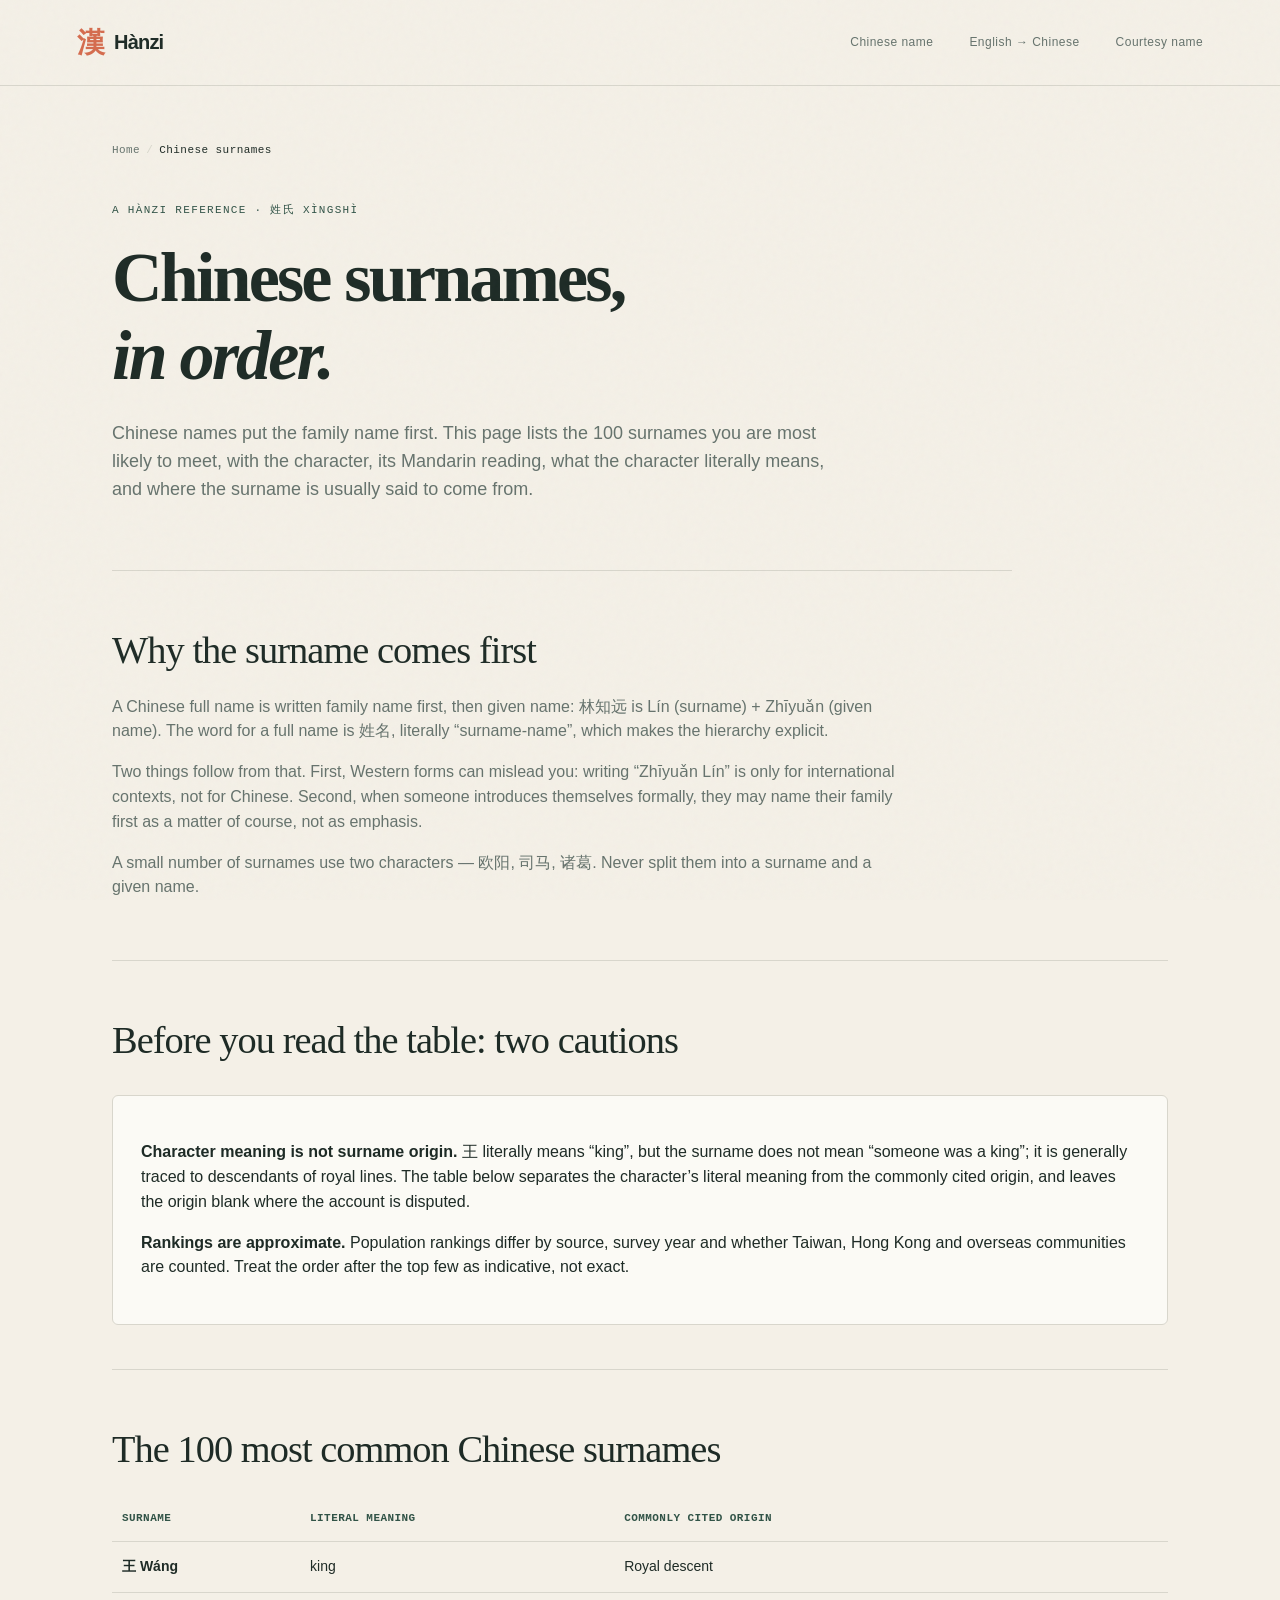
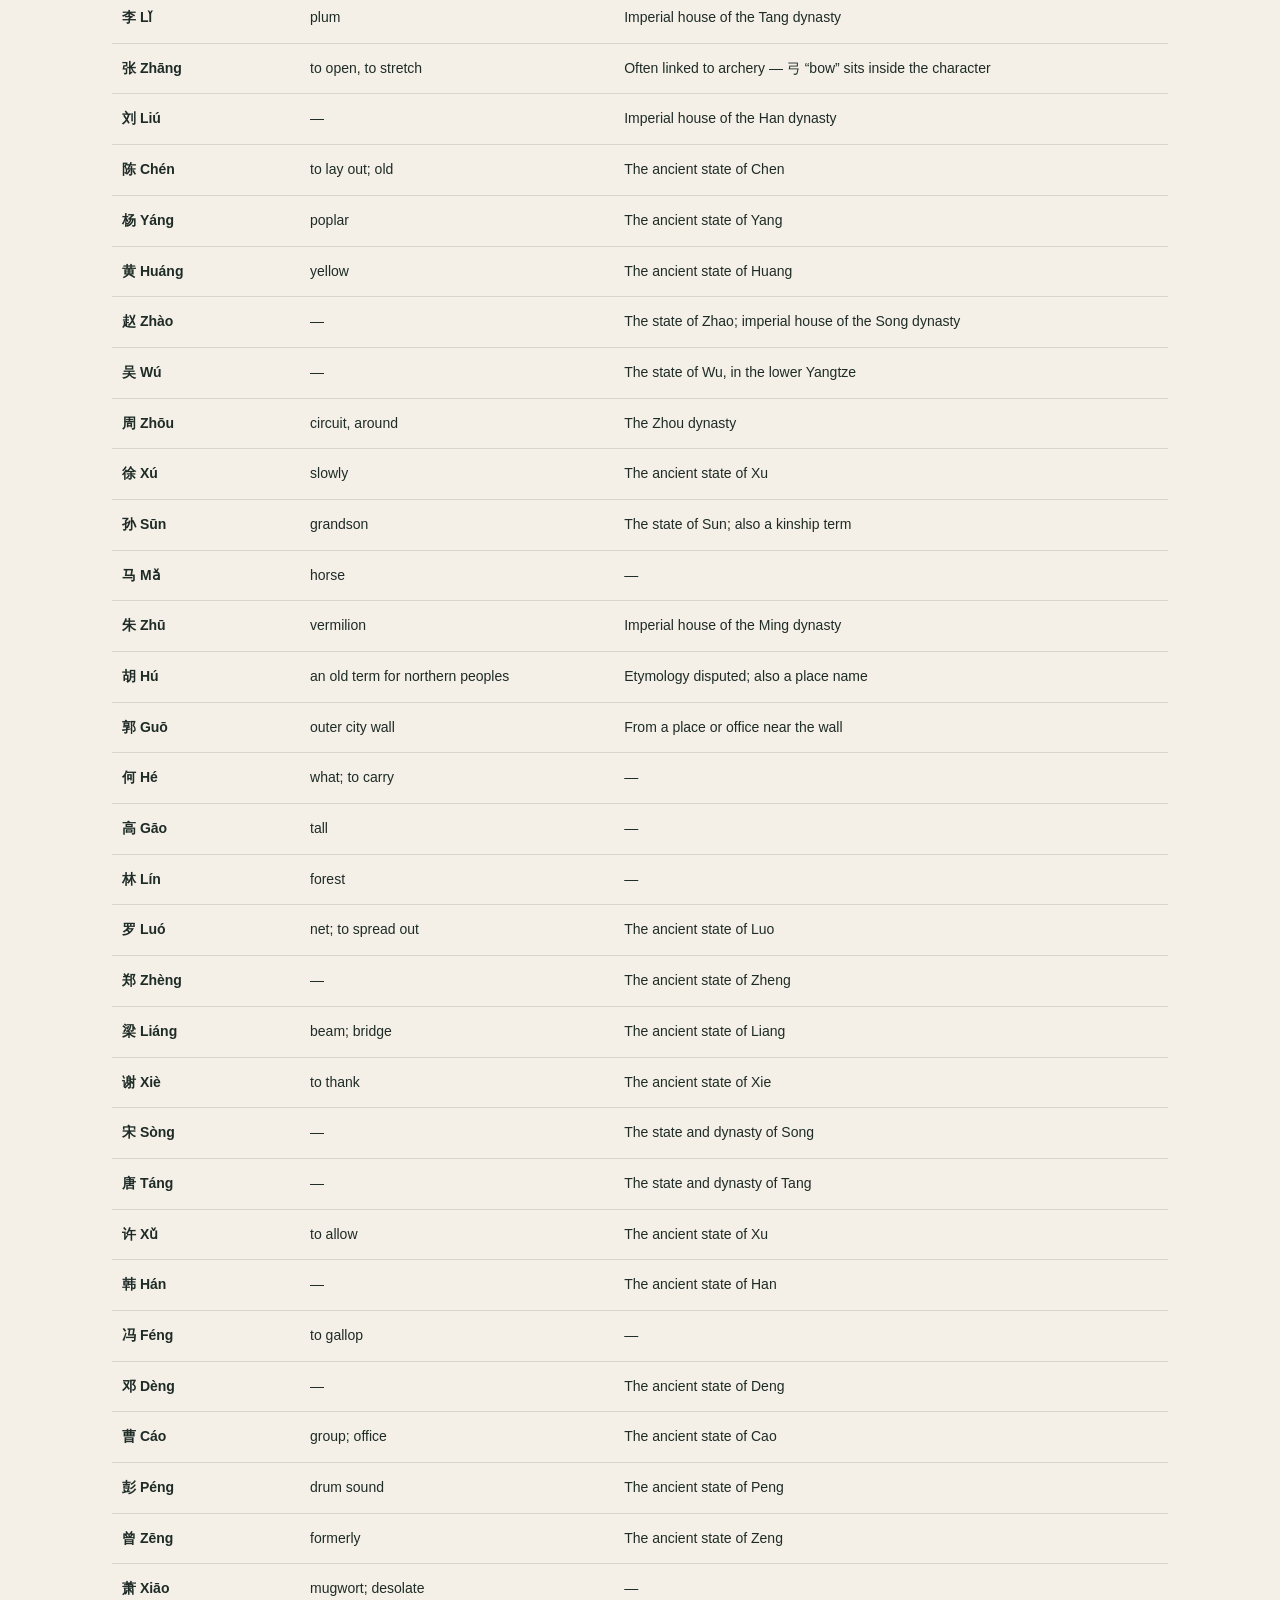
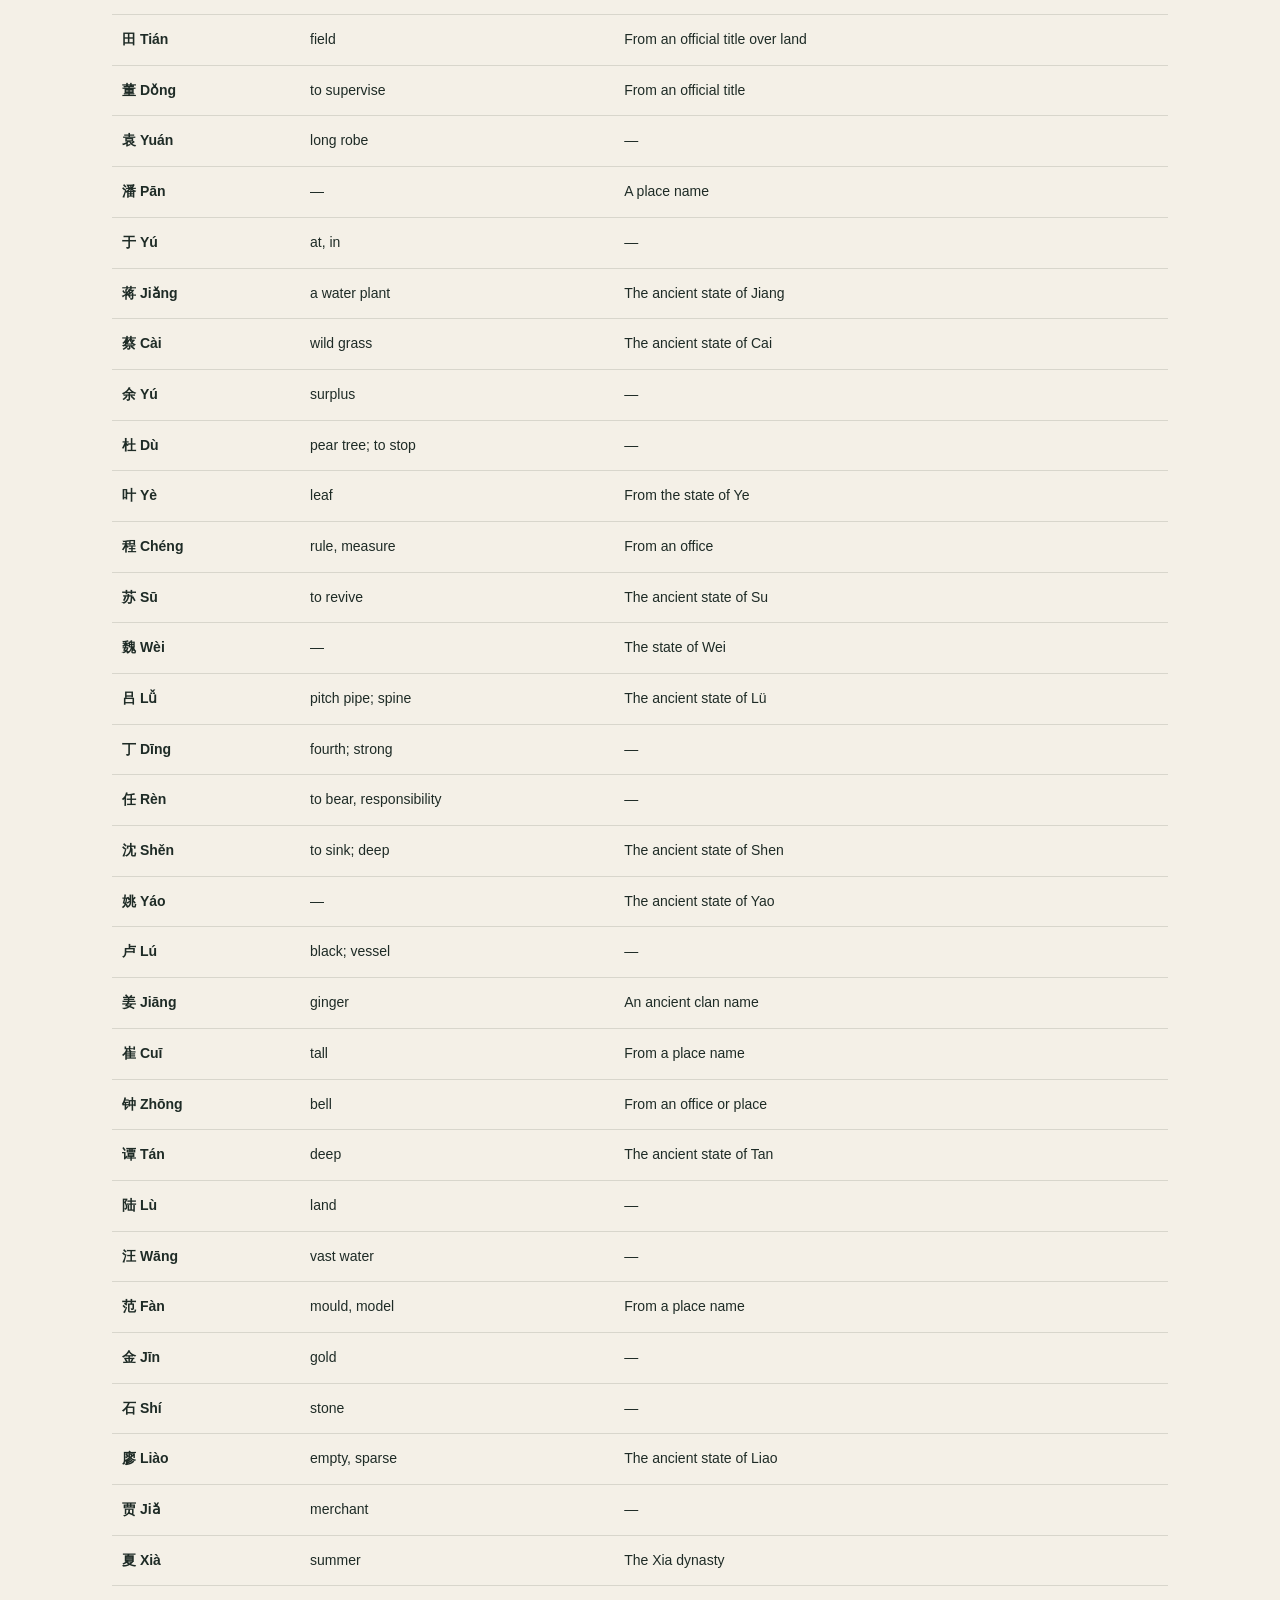
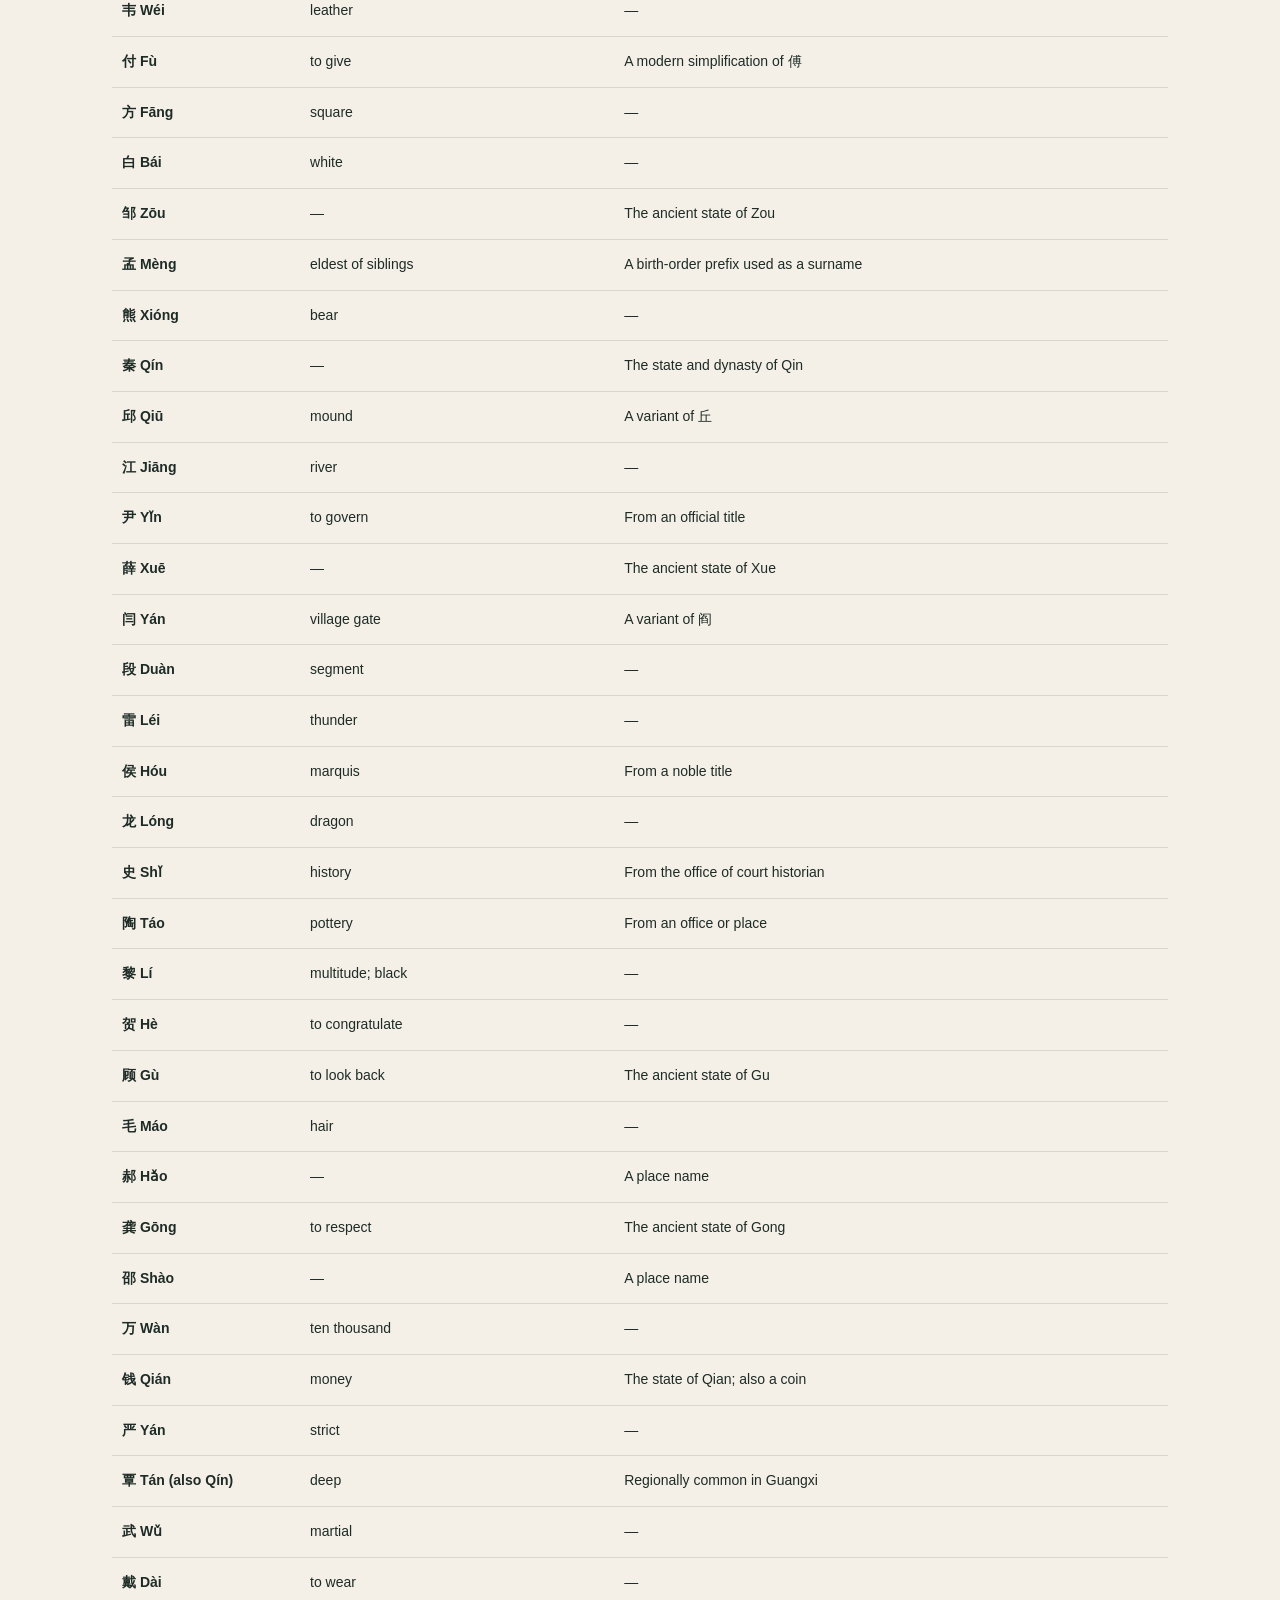
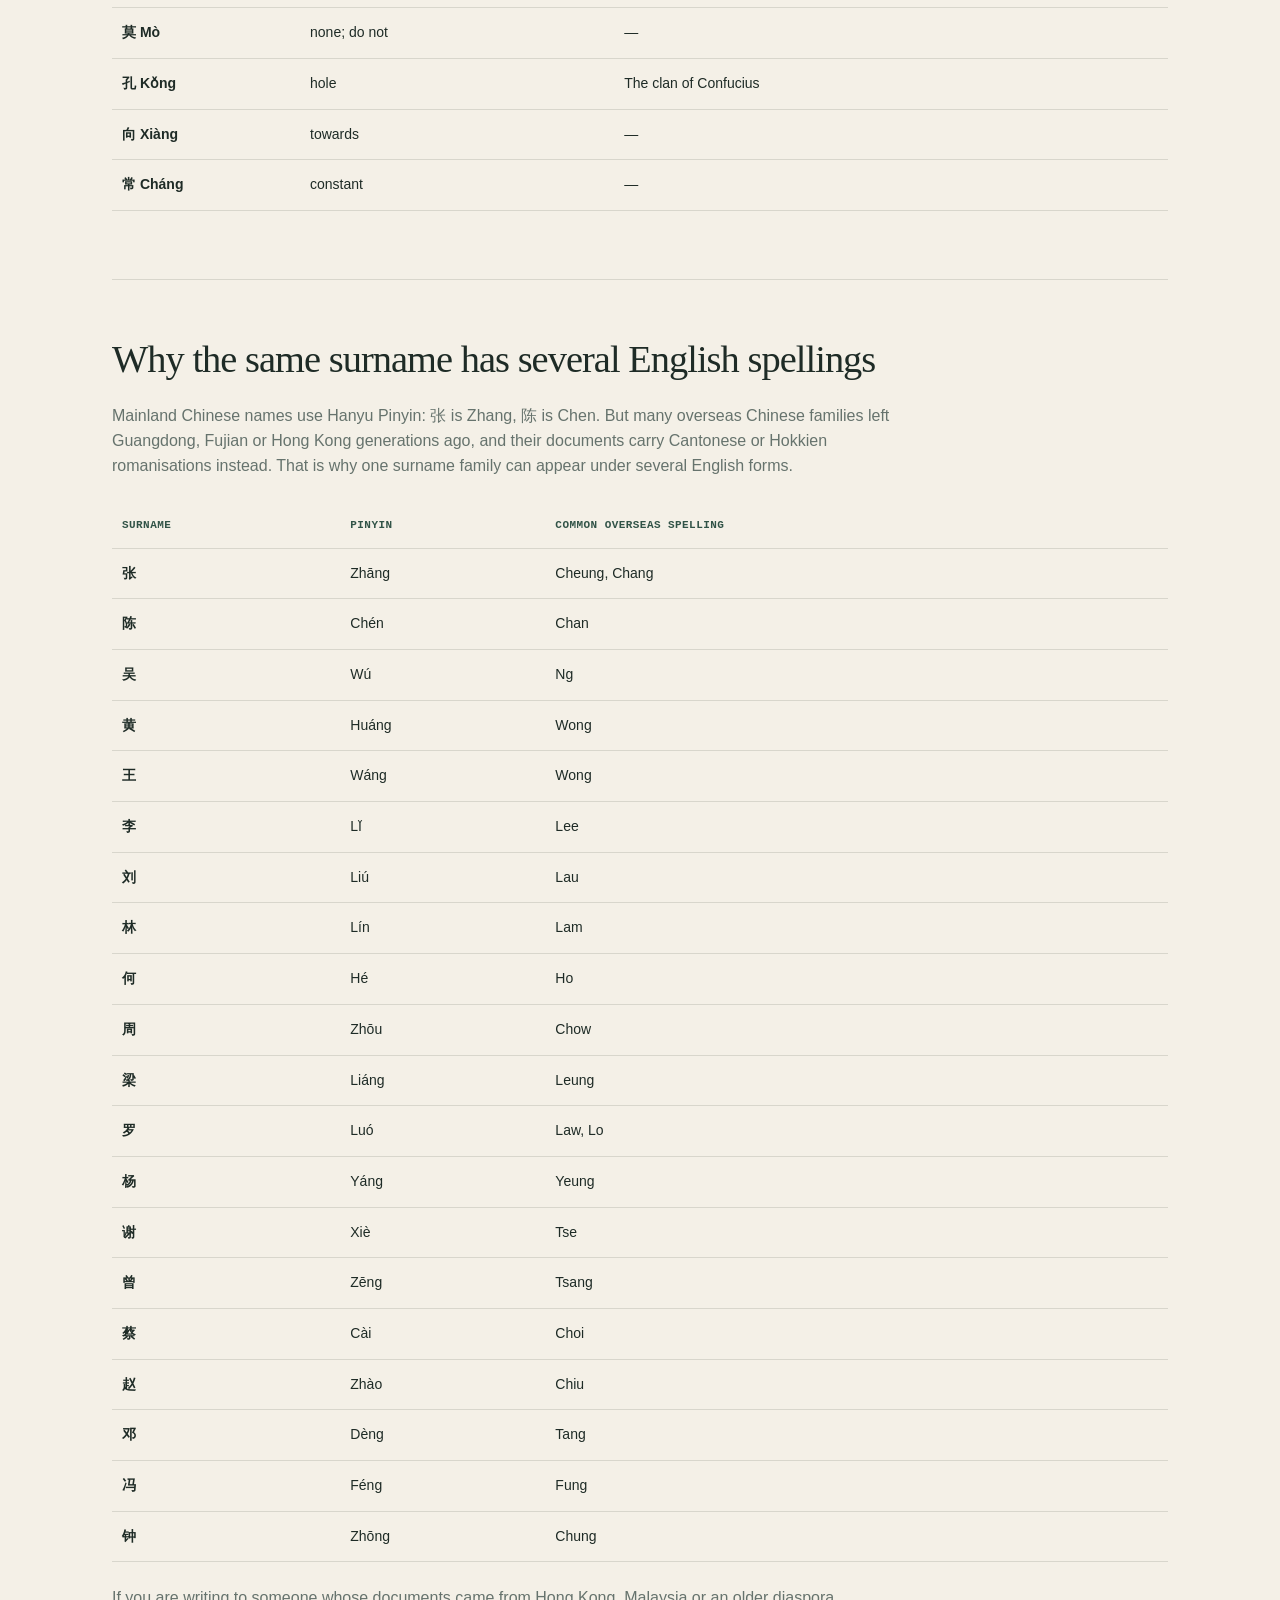
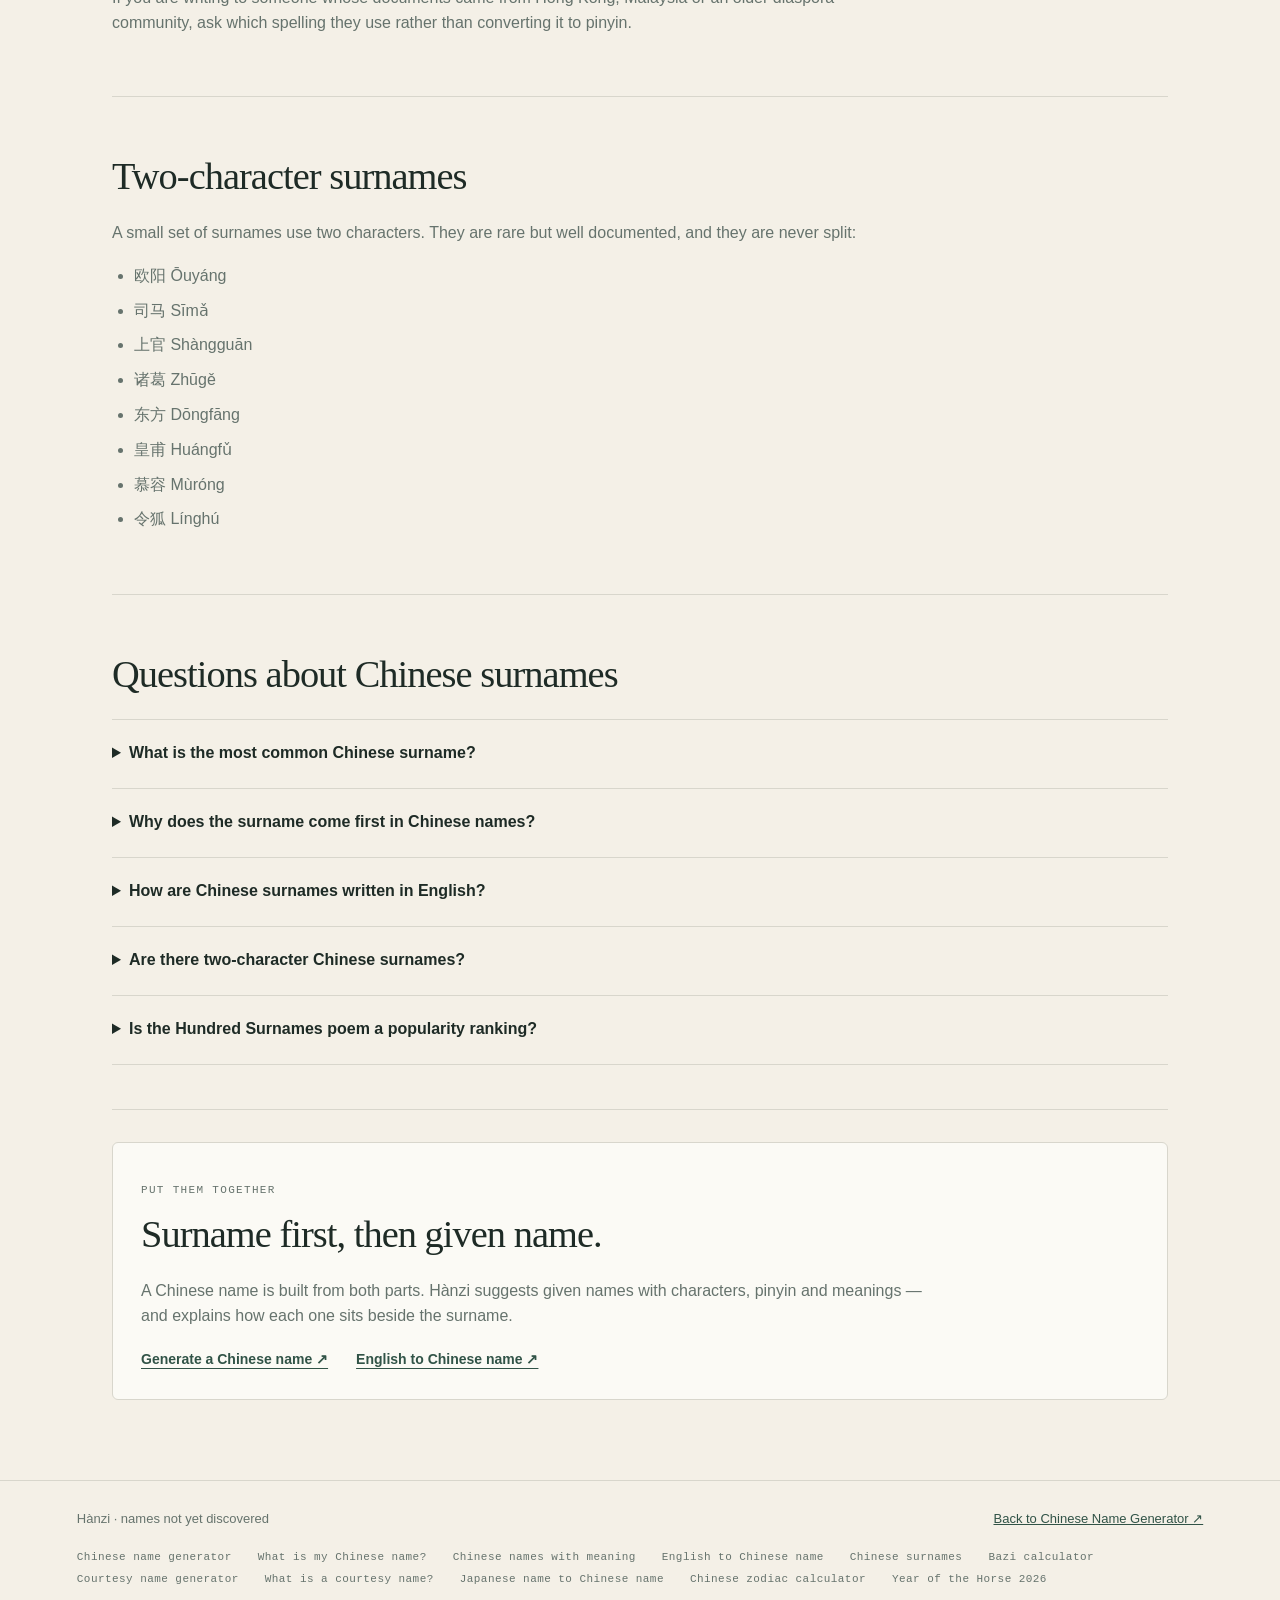
<file: chinese-surnames/index.html>
<!doctype html>
<html lang="en">
  <head>
    <meta charset="UTF-8" />
    <meta name="viewport" content="width=device-width, initial-scale=1" />
    <title>Chinese Surnames: The 100 Most Common Last Names | Hànzi</title>
    <meta name="description" content="The 100 most common Chinese surnames with characters, pinyin and meanings, plus why the surname comes first and how the same name is spelled in English." />
    <link rel="canonical" href="https://www.hanziname.fun/chinese-surnames/" />
    <meta name="theme-color" content="#315347" />
    <meta property="og:type" content="article" />
    <meta property="og:site_name" content="Hànzi" />
    <meta property="og:url" content="https://www.hanziname.fun/chinese-surnames/" />
    <meta property="og:title" content="Chinese Surnames: The 100 Most Common Last Names" />
    <meta property="og:description" content="Characters, pinyin, meanings and English spellings for the most common Chinese surnames." />
    <meta property="og:image" content="https://www.hanziname.fun/og-image.png" />
    <meta name="twitter:card" content="summary_large_image" />
    <meta name="twitter:title" content="Chinese Surnames: The 100 Most Common Last Names" />
    <meta name="twitter:description" content="Characters, pinyin, meanings and English spellings for the most common Chinese surnames." />
    <meta name="twitter:image" content="https://www.hanziname.fun/og-image.png" />
    <link rel="stylesheet" href="/styles.css" />
    <link rel="stylesheet" href="/culture.css" />
    <script type="application/ld+json">
      {"@context":"https://schema.org","@type":"Article","headline":"Chinese Surnames: The 100 Most Common Last Names","url":"https://www.hanziname.fun/chinese-surnames/","description":"The 100 most common Chinese surnames with characters, pinyin and meanings, plus why the surname comes first and how the same surname is spelled in English.","inLanguage":"en","dateModified":"2026-10-19","isPartOf":{"@type":"WebSite","name":"Hànzi","url":"https://www.hanziname.fun/"}}
    </script>
    <script type="application/ld+json">
      {"@context":"https://schema.org","@type":"BreadcrumbList","itemListElement":[{"@type":"ListItem","position":1,"name":"Home","item":"https://www.hanziname.fun/"},{"@type":"ListItem","position":2,"name":"Chinese surnames"}]}
    </script>
    <script type="application/ld+json">
      {"@context":"https://schema.org","@type":"FAQPage","mainEntity":[{"@type":"Question","name":"What is the most common Chinese surname?","acceptedAnswer":{"@type":"Answer","text":"王 (Wáng) is usually ranked first in population surveys, with 李 (Lǐ) and 张 (Zhāng) close behind. Exact rankings shift between sources and years, so treat any precise order beyond the top few as approximate."}},{"@type":"Question","name":"Why does the surname come first in Chinese names?","acceptedAnswer":{"@type":"Answer","text":"Chinese names are ordered family first, then individual, so a full name reads as surname plus given name. The word for full name is 姓名, literally surname-name, which shows the same priority."}},{"@type":"Question","name":"How are Chinese surnames written in English?","acceptedAnswer":{"@type":"Answer","text":"Mainland Chinese names are romanised in Hanyu Pinyin, for example 张 as Zhang and 陈 as Chen. Many overseas Chinese families use older dialect spellings instead, so the same surname appears as Cheung, Chan, Wong or Ng depending on family history."}},{"@type":"Question","name":"Are there two-character Chinese surnames?","acceptedAnswer":{"@type":"Answer","text":"Yes. A small number of compound surnames use two characters, such as 欧阳 (Ōuyáng), 司马 (Sīmǎ), 上官 (Shàngguān) and 诸葛 (Zhūgě). They are uncommon but well documented and should never be split."}},{"@type":"Question","name":"Is the Hundred Surnames poem a popularity ranking?","acceptedAnswer":{"@type":"Answer","text":"No. The classic 百家姓 text was composed in the Song dynasty, and its opening — 赵钱孙李 — reflects political favour at the time rather than population. Use a modern survey if you need actual frequency."}}]}
    </script>
  </head>
  <body>
    <a class="skip-link" href="#top">Skip to main content</a>
    <div class="grain" aria-hidden="true"></div>
    <header class="site-header">
      <a class="brand" href="/" aria-label="Hànzi home"><span class="brand-mark">漢</span><span>Hànzi</span></a>
      <nav class="nav-links" aria-label="Primary navigation">
        <a href="/" data-culture-link>Chinese name</a>
        <a href="/english-to-chinese-name/" data-culture-link>English → Chinese</a>
        <a href="/courtesy-name-generator/" data-culture-link>Courtesy name</a>
      </nav>
    </header>

    <main class="culture-main" id="top">
      <nav class="breadcrumbs" aria-label="Breadcrumb"><ol><li><a href="/">Home</a></li><li aria-current="page">Chinese surnames</li></ol></nav>

      <section class="culture-hero">
        <p class="culture-kicker">A Hànzi reference · 姓氏 xìngshì</p>
        <h1>Chinese surnames,<br /><em>in order.</em></h1>
        <p>Chinese names put the family name first. This page lists the 100 surnames you are most likely to meet, with the character, its Mandarin reading, what the character literally means, and where the surname is usually said to come from.</p>
      </section>

      <section class="culture-section" id="order">
        <h2>Why the surname comes first</h2>
        <p>A Chinese full name is written family name first, then given name: <span lang="zh">林知远</span> is Lín (surname) + Zhīyuǎn (given name). The word for a full name is <span lang="zh">姓名</span>, literally “surname-name”, which makes the hierarchy explicit.</p>
        <p>Two things follow from that. First, Western forms can mislead you: writing “Zhīyuǎn Lín” is only for international contexts, not for Chinese. Second, when someone introduces themselves formally, they may name their family first as a matter of course, not as emphasis.</p>
        <p>A small number of surnames use two characters — <span lang="zh">欧阳</span>, <span lang="zh">司马</span>, <span lang="zh">诸葛</span>. Never split them into a surname and a given name.</p>
      </section>

      <section class="culture-section" id="means">
        <h2>Before you read the table: two cautions</h2>
        <div class="culture-note">
          <p><strong>Character meaning is not surname origin.</strong> <span lang="zh">王</span> literally means “king”, but the surname does not mean “someone was a king”; it is generally traced to descendants of royal lines. The table below separates the character’s literal meaning from the commonly cited origin, and leaves the origin blank where the account is disputed.</p>
          <p><strong>Rankings are approximate.</strong> Population rankings differ by source, survey year and whether Taiwan, Hong Kong and overseas communities are counted. Treat the order after the top few as indicative, not exact.</p>
        </div>
      </section>

      <section class="culture-section" id="top-100">
        <h2>The 100 most common Chinese surnames</h2>
        <div class="culture-table-wrap">
          <table class="culture-table">
            <thead>
              <tr><th scope="col">Surname</th><th scope="col">Literal meaning</th><th scope="col">Commonly cited origin</th></tr>
            </thead>
            <tbody>
              <tr><td><span lang="zh">王</span> Wáng</td><td>king</td><td>Royal descent</td></tr>
              <tr><td><span lang="zh">李</span> Lǐ</td><td>plum</td><td>Imperial house of the Tang dynasty</td></tr>
              <tr><td><span lang="zh">张</span> Zhāng</td><td>to open, to stretch</td><td>Often linked to archery — <span lang="zh">弓</span> “bow” sits inside the character</td></tr>
              <tr><td><span lang="zh">刘</span> Liú</td><td>—</td><td>Imperial house of the Han dynasty</td></tr>
              <tr><td><span lang="zh">陈</span> Chén</td><td>to lay out; old</td><td>The ancient state of Chen</td></tr>
              <tr><td><span lang="zh">杨</span> Yáng</td><td>poplar</td><td>The ancient state of Yang</td></tr>
              <tr><td><span lang="zh">黄</span> Huáng</td><td>yellow</td><td>The ancient state of Huang</td></tr>
              <tr><td><span lang="zh">赵</span> Zhào</td><td>—</td><td>The state of Zhao; imperial house of the Song dynasty</td></tr>
              <tr><td><span lang="zh">吴</span> Wú</td><td>—</td><td>The state of Wu, in the lower Yangtze</td></tr>
              <tr><td><span lang="zh">周</span> Zhōu</td><td>circuit, around</td><td>The Zhou dynasty</td></tr>
              <tr><td><span lang="zh">徐</span> Xú</td><td>slowly</td><td>The ancient state of Xu</td></tr>
              <tr><td><span lang="zh">孙</span> Sūn</td><td>grandson</td><td>The state of Sun; also a kinship term</td></tr>
              <tr><td><span lang="zh">马</span> Mǎ</td><td>horse</td><td>—</td></tr>
              <tr><td><span lang="zh">朱</span> Zhū</td><td>vermilion</td><td>Imperial house of the Ming dynasty</td></tr>
              <tr><td><span lang="zh">胡</span> Hú</td><td>an old term for northern peoples</td><td>Etymology disputed; also a place name</td></tr>
              <tr><td><span lang="zh">郭</span> Guō</td><td>outer city wall</td><td>From a place or office near the wall</td></tr>
              <tr><td><span lang="zh">何</span> Hé</td><td>what; to carry</td><td>—</td></tr>
              <tr><td><span lang="zh">高</span> Gāo</td><td>tall</td><td>—</td></tr>
              <tr><td><span lang="zh">林</span> Lín</td><td>forest</td><td>—</td></tr>
              <tr><td><span lang="zh">罗</span> Luó</td><td>net; to spread out</td><td>The ancient state of Luo</td></tr>
              <tr><td><span lang="zh">郑</span> Zhèng</td><td>—</td><td>The ancient state of Zheng</td></tr>
              <tr><td><span lang="zh">梁</span> Liáng</td><td>beam; bridge</td><td>The ancient state of Liang</td></tr>
              <tr><td><span lang="zh">谢</span> Xiè</td><td>to thank</td><td>The ancient state of Xie</td></tr>
              <tr><td><span lang="zh">宋</span> Sòng</td><td>—</td><td>The state and dynasty of Song</td></tr>
              <tr><td><span lang="zh">唐</span> Táng</td><td>—</td><td>The state and dynasty of Tang</td></tr>
              <tr><td><span lang="zh">许</span> Xǔ</td><td>to allow</td><td>The ancient state of Xu</td></tr>
              <tr><td><span lang="zh">韩</span> Hán</td><td>—</td><td>The ancient state of Han</td></tr>
              <tr><td><span lang="zh">冯</span> Féng</td><td>to gallop</td><td>—</td></tr>
              <tr><td><span lang="zh">邓</span> Dèng</td><td>—</td><td>The ancient state of Deng</td></tr>
              <tr><td><span lang="zh">曹</span> Cáo</td><td>group; office</td><td>The ancient state of Cao</td></tr>
              <tr><td><span lang="zh">彭</span> Péng</td><td>drum sound</td><td>The ancient state of Peng</td></tr>
              <tr><td><span lang="zh">曾</span> Zēng</td><td>formerly</td><td>The ancient state of Zeng</td></tr>
              <tr><td><span lang="zh">萧</span> Xiāo</td><td>mugwort; desolate</td><td>—</td></tr>
              <tr><td><span lang="zh">田</span> Tián</td><td>field</td><td>From an official title over land</td></tr>
              <tr><td><span lang="zh">董</span> Dǒng</td><td>to supervise</td><td>From an official title</td></tr>
              <tr><td><span lang="zh">袁</span> Yuán</td><td>long robe</td><td>—</td></tr>
              <tr><td><span lang="zh">潘</span> Pān</td><td>—</td><td>A place name</td></tr>
              <tr><td><span lang="zh">于</span> Yú</td><td>at, in</td><td>—</td></tr>
              <tr><td><span lang="zh">蒋</span> Jiǎng</td><td>a water plant</td><td>The ancient state of Jiang</td></tr>
              <tr><td><span lang="zh">蔡</span> Cài</td><td>wild grass</td><td>The ancient state of Cai</td></tr>
              <tr><td><span lang="zh">余</span> Yú</td><td>surplus</td><td>—</td></tr>
              <tr><td><span lang="zh">杜</span> Dù</td><td>pear tree; to stop</td><td>—</td></tr>
              <tr><td><span lang="zh">叶</span> Yè</td><td>leaf</td><td>From the state of Ye</td></tr>
              <tr><td><span lang="zh">程</span> Chéng</td><td>rule, measure</td><td>From an office</td></tr>
              <tr><td><span lang="zh">苏</span> Sū</td><td>to revive</td><td>The ancient state of Su</td></tr>
              <tr><td><span lang="zh">魏</span> Wèi</td><td>—</td><td>The state of Wei</td></tr>
              <tr><td><span lang="zh">吕</span> Lǚ</td><td>pitch pipe; spine</td><td>The ancient state of Lü</td></tr>
              <tr><td><span lang="zh">丁</span> Dīng</td><td>fourth; strong</td><td>—</td></tr>
              <tr><td><span lang="zh">任</span> Rèn</td><td>to bear, responsibility</td><td>—</td></tr>
              <tr><td><span lang="zh">沈</span> Shěn</td><td>to sink; deep</td><td>The ancient state of Shen</td></tr>
              <tr><td><span lang="zh">姚</span> Yáo</td><td>—</td><td>The ancient state of Yao</td></tr>
              <tr><td><span lang="zh">卢</span> Lú</td><td>black; vessel</td><td>—</td></tr>
              <tr><td><span lang="zh">姜</span> Jiāng</td><td>ginger</td><td>An ancient clan name</td></tr>
              <tr><td><span lang="zh">崔</span> Cuī</td><td>tall</td><td>From a place name</td></tr>
              <tr><td><span lang="zh">钟</span> Zhōng</td><td>bell</td><td>From an office or place</td></tr>
              <tr><td><span lang="zh">谭</span> Tán</td><td>deep</td><td>The ancient state of Tan</td></tr>
              <tr><td><span lang="zh">陆</span> Lù</td><td>land</td><td>—</td></tr>
              <tr><td><span lang="zh">汪</span> Wāng</td><td>vast water</td><td>—</td></tr>
              <tr><td><span lang="zh">范</span> Fàn</td><td>mould, model</td><td>From a place name</td></tr>
              <tr><td><span lang="zh">金</span> Jīn</td><td>gold</td><td>—</td></tr>
              <tr><td><span lang="zh">石</span> Shí</td><td>stone</td><td>—</td></tr>
              <tr><td><span lang="zh">廖</span> Liào</td><td>empty, sparse</td><td>The ancient state of Liao</td></tr>
              <tr><td><span lang="zh">贾</span> Jiǎ</td><td>merchant</td><td>—</td></tr>
              <tr><td><span lang="zh">夏</span> Xià</td><td>summer</td><td>The Xia dynasty</td></tr>
              <tr><td><span lang="zh">韦</span> Wéi</td><td>leather</td><td>—</td></tr>
              <tr><td><span lang="zh">付</span> Fù</td><td>to give</td><td>A modern simplification of <span lang="zh">傅</span></td></tr>
              <tr><td><span lang="zh">方</span> Fāng</td><td>square</td><td>—</td></tr>
              <tr><td><span lang="zh">白</span> Bái</td><td>white</td><td>—</td></tr>
              <tr><td><span lang="zh">邹</span> Zōu</td><td>—</td><td>The ancient state of Zou</td></tr>
              <tr><td><span lang="zh">孟</span> Mèng</td><td>eldest of siblings</td><td>A birth-order prefix used as a surname</td></tr>
              <tr><td><span lang="zh">熊</span> Xióng</td><td>bear</td><td>—</td></tr>
              <tr><td><span lang="zh">秦</span> Qín</td><td>—</td><td>The state and dynasty of Qin</td></tr>
              <tr><td><span lang="zh">邱</span> Qiū</td><td>mound</td><td>A variant of <span lang="zh">丘</span></td></tr>
              <tr><td><span lang="zh">江</span> Jiāng</td><td>river</td><td>—</td></tr>
              <tr><td><span lang="zh">尹</span> Yǐn</td><td>to govern</td><td>From an official title</td></tr>
              <tr><td><span lang="zh">薛</span> Xuē</td><td>—</td><td>The ancient state of Xue</td></tr>
              <tr><td><span lang="zh">闫</span> Yán</td><td>village gate</td><td>A variant of <span lang="zh">阎</span></td></tr>
              <tr><td><span lang="zh">段</span> Duàn</td><td>segment</td><td>—</td></tr>
              <tr><td><span lang="zh">雷</span> Léi</td><td>thunder</td><td>—</td></tr>
              <tr><td><span lang="zh">侯</span> Hóu</td><td>marquis</td><td>From a noble title</td></tr>
              <tr><td><span lang="zh">龙</span> Lóng</td><td>dragon</td><td>—</td></tr>
              <tr><td><span lang="zh">史</span> Shǐ</td><td>history</td><td>From the office of court historian</td></tr>
              <tr><td><span lang="zh">陶</span> Táo</td><td>pottery</td><td>From an office or place</td></tr>
              <tr><td><span lang="zh">黎</span> Lí</td><td>multitude; black</td><td>—</td></tr>
              <tr><td><span lang="zh">贺</span> Hè</td><td>to congratulate</td><td>—</td></tr>
              <tr><td><span lang="zh">顾</span> Gù</td><td>to look back</td><td>The ancient state of Gu</td></tr>
              <tr><td><span lang="zh">毛</span> Máo</td><td>hair</td><td>—</td></tr>
              <tr><td><span lang="zh">郝</span> Hǎo</td><td>—</td><td>A place name</td></tr>
              <tr><td><span lang="zh">龚</span> Gōng</td><td>to respect</td><td>The ancient state of Gong</td></tr>
              <tr><td><span lang="zh">邵</span> Shào</td><td>—</td><td>A place name</td></tr>
              <tr><td><span lang="zh">万</span> Wàn</td><td>ten thousand</td><td>—</td></tr>
              <tr><td><span lang="zh">钱</span> Qián</td><td>money</td><td>The state of Qian; also a coin</td></tr>
              <tr><td><span lang="zh">严</span> Yán</td><td>strict</td><td>—</td></tr>
              <tr><td><span lang="zh">覃</span> Tán <span>(also Qín)</span></td><td>deep</td><td>Regionally common in Guangxi</td></tr>
              <tr><td><span lang="zh">武</span> Wǔ</td><td>martial</td><td>—</td></tr>
              <tr><td><span lang="zh">戴</span> Dài</td><td>to wear</td><td>—</td></tr>
              <tr><td><span lang="zh">莫</span> Mò</td><td>none; do not</td><td>—</td></tr>
              <tr><td><span lang="zh">孔</span> Kǒng</td><td>hole</td><td>The clan of Confucius</td></tr>
              <tr><td><span lang="zh">向</span> Xiàng</td><td>towards</td><td>—</td></tr>
              <tr><td><span lang="zh">常</span> Cháng</td><td>constant</td><td>—</td></tr>
            </tbody>
          </table>
        </div>
      </section>

      <section class="culture-section" id="english">
        <h2>Why the same surname has several English spellings</h2>
        <p>Mainland Chinese names use Hanyu Pinyin: <span lang="zh">张</span> is Zhang, <span lang="zh">陈</span> is Chen. But many overseas Chinese families left Guangdong, Fujian or Hong Kong generations ago, and their documents carry Cantonese or Hokkien romanisations instead. That is why one surname family can appear under several English forms.</p>
        <div class="culture-table-wrap">
          <table class="culture-table">
            <thead><tr><th scope="col">Surname</th><th scope="col">Pinyin</th><th scope="col">Common overseas spelling</th></tr></thead>
            <tbody>
              <tr><td lang="zh">张</td><td>Zhāng</td><td>Cheung, Chang</td></tr>
              <tr><td lang="zh">陈</td><td>Chén</td><td>Chan</td></tr>
              <tr><td lang="zh">吴</td><td>Wú</td><td>Ng</td></tr>
              <tr><td lang="zh">黄</td><td>Huáng</td><td>Wong</td></tr>
              <tr><td lang="zh">王</td><td>Wáng</td><td>Wong</td></tr>
              <tr><td lang="zh">李</td><td>Lǐ</td><td>Lee</td></tr>
              <tr><td lang="zh">刘</td><td>Liú</td><td>Lau</td></tr>
              <tr><td lang="zh">林</td><td>Lín</td><td>Lam</td></tr>
              <tr><td lang="zh">何</td><td>Hé</td><td>Ho</td></tr>
              <tr><td lang="zh">周</td><td>Zhōu</td><td>Chow</td></tr>
              <tr><td lang="zh">梁</td><td>Liáng</td><td>Leung</td></tr>
              <tr><td lang="zh">罗</td><td>Luó</td><td>Law, Lo</td></tr>
              <tr><td lang="zh">杨</td><td>Yáng</td><td>Yeung</td></tr>
              <tr><td lang="zh">谢</td><td>Xiè</td><td>Tse</td></tr>
              <tr><td lang="zh">曾</td><td>Zēng</td><td>Tsang</td></tr>
              <tr><td lang="zh">蔡</td><td>Cài</td><td>Choi</td></tr>
              <tr><td lang="zh">赵</td><td>Zhào</td><td>Chiu</td></tr>
              <tr><td lang="zh">邓</td><td>Dèng</td><td>Tang</td></tr>
              <tr><td lang="zh">冯</td><td>Féng</td><td>Fung</td></tr>
              <tr><td lang="zh">钟</td><td>Zhōng</td><td>Chung</td></tr>
            </tbody>
          </table>
        </div>
        <p>If you are writing to someone whose documents came from Hong Kong, Malaysia or an older diaspora community, ask which spelling they use rather than converting it to pinyin.</p>
      </section>

      <section class="culture-section" id="compound">
        <h2>Two-character surnames</h2>
        <p>A small set of surnames use two characters. They are rare but well documented, and they are never split:</p>
        <ul>
          <li><span lang="zh">欧阳</span> Ōuyáng</li>
          <li><span lang="zh">司马</span> Sīmǎ</li>
          <li><span lang="zh">上官</span> Shàngguān</li>
          <li><span lang="zh">诸葛</span> Zhūgě</li>
          <li><span lang="zh">东方</span> Dōngfāng</li>
          <li><span lang="zh">皇甫</span> Huángfǔ</li>
          <li><span lang="zh">慕容</span> Mùróng</li>
          <li><span lang="zh">令狐</span> Línghú</li>
        </ul>
      </section>

      <section class="culture-section" id="faq">
        <h2>Questions about Chinese surnames</h2>
        <details><summary>What is the most common Chinese surname?</summary><p><span lang="zh">王</span> (Wáng) is usually ranked first in population surveys, with <span lang="zh">李</span> (Lǐ) and <span lang="zh">张</span> (Zhāng) close behind. Exact rankings shift between sources and years, so treat any precise order beyond the top few as approximate.</p></details>
        <details><summary>Why does the surname come first in Chinese names?</summary><p>Chinese names are ordered family first, then individual, so a full name reads as surname plus given name. The word for full name is <span lang="zh">姓名</span>, literally “surname-name”, which shows the same priority.</p></details>
        <details><summary>How are Chinese surnames written in English?</summary><p>Mainland Chinese names are romanised in Hanyu Pinyin, for example <span lang="zh">张</span> as Zhang and <span lang="zh">陈</span> as Chen. Many overseas Chinese families use older dialect spellings instead, so the same surname appears as Cheung, Chan, Wong or Ng depending on family history.</p></details>
        <details><summary>Are there two-character Chinese surnames?</summary><p>Yes. A small number of compound surnames use two characters, such as <span lang="zh">欧阳</span> (Ōuyáng), <span lang="zh">司马</span> (Sīmǎ), <span lang="zh">上官</span> (Shàngguān) and <span lang="zh">诸葛</span> (Zhūgě). They are uncommon but well documented and should never be split.</p></details>
        <details><summary>Is the Hundred Surnames poem a popularity ranking?</summary><p>No. The classic <span lang="zh">百家姓</span> text was composed in the Song dynasty, and its opening — <span lang="zh">赵钱孙李</span> — reflects political favour at the time rather than population. Use a modern survey if you need actual frequency.</p></details>
      </section>

      <aside class="culture-section culture-note">
        <p class="culture-kicker">Put them together</p>
        <h2>Surname first, then given name.</h2>
        <p>A Chinese name is built from both parts. Hànzi suggests given names with characters, pinyin and meanings — and explains how each one sits beside the surname.</p>
        <div class="culture-actions">
          <a href="/" data-culture-link>Generate a Chinese name ↗</a>
          <a href="/english-to-chinese-name/" data-culture-link>English to Chinese name ↗</a>
        </div>
      </aside>
    </main>

    <footer class="culture-footer">
      <span>Hànzi · names not yet discovered</span>
      <a href="/">Back to Chinese Name Generator ↗</a>
      <nav class="footer-guides" aria-label="All guides"><a href="/">Chinese name generator</a><a href="/what-is-my-chinese-name/">What is my Chinese name?</a><a href="/chinese-names-with-meaning/">Chinese names with meaning</a><a href="/english-to-chinese-name/">English to Chinese name</a><a href="/chinese-surnames/">Chinese surnames</a><a href="/bazi/">Bazi calculator</a><a href="/courtesy-name-generator/">Courtesy name generator</a><a href="/what-is-a-chinese-courtesy-name/">What is a courtesy name?</a><a href="/japanese-name-to-chinese-name/">Japanese name to Chinese name</a><a href="/chinese-zodiac/">Chinese zodiac calculator</a><a href="/chinese-zodiac/year-of-the-horse-2026/">Year of the Horse 2026</a></nav>
    </footer>
  </body>
</html>
</file>
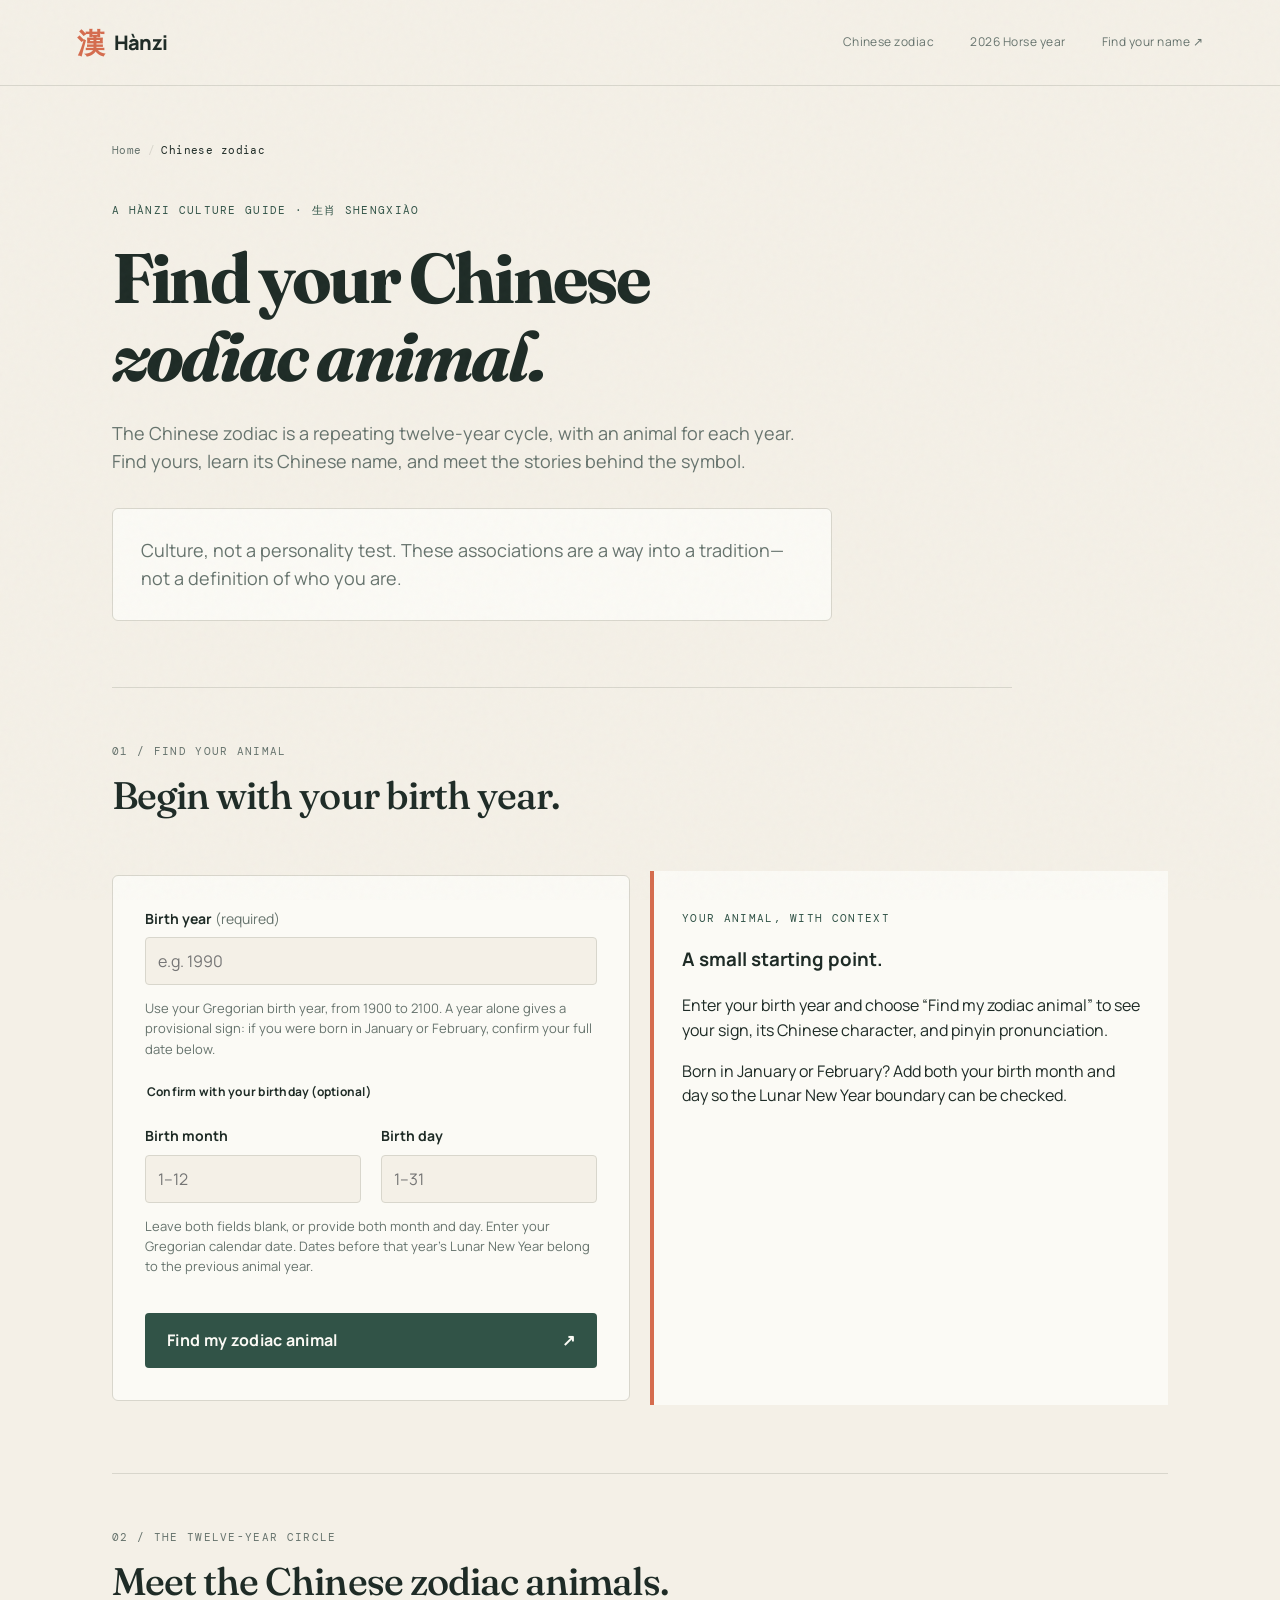
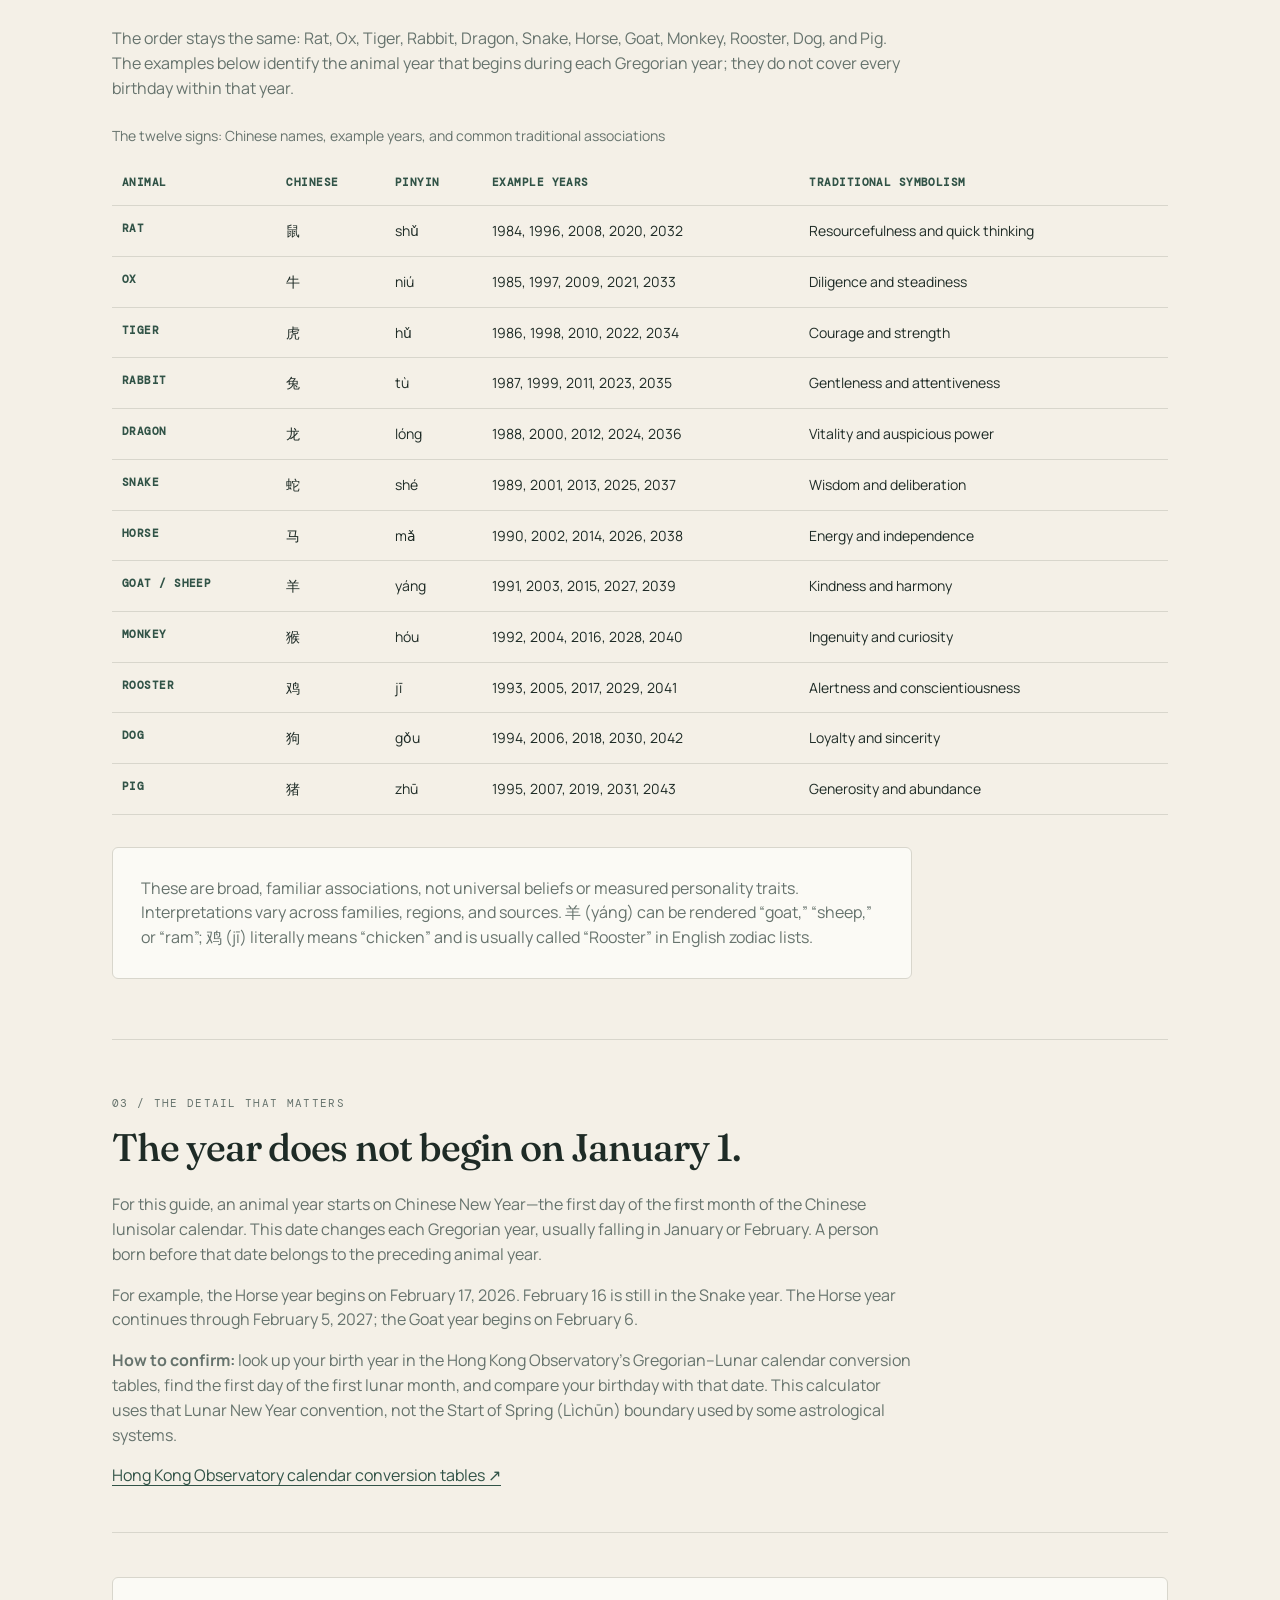
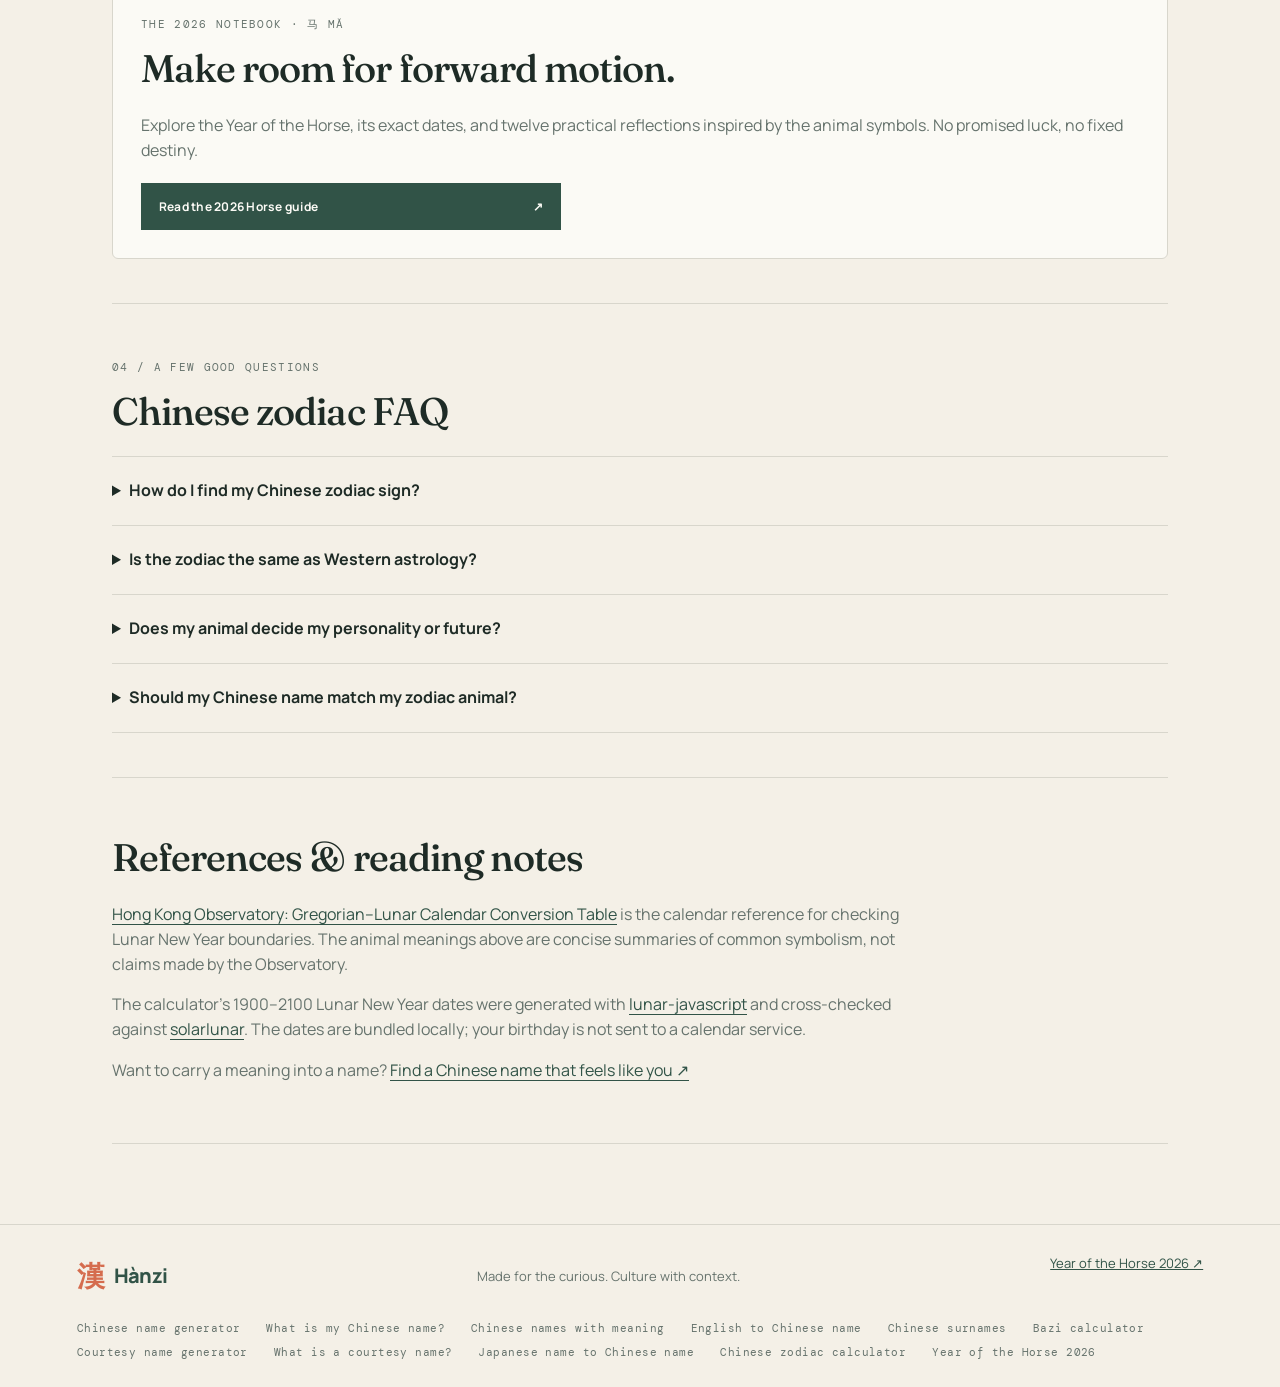
<file: chinese-zodiac/index.html>
<!doctype html>
<html lang="en">
<head>
  <meta charset="UTF-8" />
  <meta name="viewport" content="width=device-width, initial-scale=1.0" />
  <title>Chinese Zodiac Calculator &amp; 12 Animal Signs — Hànzi</title>
  <meta name="description" content="Find your Chinese zodiac animal by birth year, check the Lunar New Year boundary, and explore all 12 signs with Chinese characters, pinyin, and traditional symbolism." />
  <link rel="canonical" href="https://www.hanziname.fun/chinese-zodiac/" />
  <meta name="theme-color" content="#315347" />
  <meta property="og:type" content="website" />
  <meta property="og:site_name" content="Hànzi" />
  <meta property="og:locale" content="en_US" />
  <meta property="og:url" content="https://www.hanziname.fun/chinese-zodiac/" />
  <meta property="og:title" content="Chinese zodiac: find your animal, understand its story" />
  <meta property="og:description" content="A birth-year calculator and a thoughtful introduction to the twelve animals, their Chinese names, and the Lunar New Year boundary." />
  <meta property="og:image" content="https://www.hanziname.fun/og-image.png" />
  <meta property="og:image:alt" content="Hànzi Chinese name guide, with the character 名 on a paper-colored card" />
  <meta name="twitter:card" content="summary_large_image" />
  <meta name="twitter:title" content="Chinese Zodiac Calculator &amp; 12 Animal Signs — Hànzi" />
  <meta name="twitter:description" content="Find your animal and explore the culture behind the twelve Chinese zodiac signs." />
  <meta name="twitter:image" content="https://www.hanziname.fun/og-image.png" />
  <link rel="icon" href="data:image/svg+xml,%3Csvg xmlns='http://www.w3.org/2000/svg' viewBox='0 0 64 64'%3E%3Crect width='64' height='64' fill='%23f4f0e7'/%3E%3Ctext x='32' y='46' font-size='44' text-anchor='middle' fill='%23d56c4e' font-family='serif'%3E名%3C/text%3E%3C/svg%3E" />
  <link rel="preconnect" href="https://fonts.googleapis.com" />
  <link rel="preconnect" href="https://fonts.gstatic.com" crossorigin />
  <link href="https://fonts.googleapis.com/css2?family=DM+Mono:wght@400;500&amp;family=Fraunces:opsz,wght@9..144,500;9..144,600;9..144,700&amp;family=Manrope:wght@400;500;600;700;800&amp;display=swap" rel="stylesheet" />
  <link rel="stylesheet" href="/styles.css" />
  <link rel="stylesheet" href="/culture.css" />
  <script type="application/ld+json">{"@context":"https://schema.org","@type":"WebPage","name":"Chinese Zodiac Calculator & 12 Animal Signs","description":"A Chinese zodiac birth-year calculator and introduction to twelve animal signs, Chinese names, and Lunar New Year boundaries.","url":"https://www.hanziname.fun/chinese-zodiac/","inLanguage":"en","isPartOf":{"@type":"WebSite","name":"Hànzi","url":"https://www.hanziname.fun/"}}</script>
  <script src="/zodiac-new-years.js" defer></script>
  <script src="/zodiac.js" defer></script>
  <script src="/culture-events.js" defer></script>
  <script type="application/ld+json">{"@context":"https://schema.org","@type":"BreadcrumbList","itemListElement":[{"@type":"ListItem","position":1,"name":"Home","item":"https://www.hanziname.fun/"},{"@type":"ListItem","position":2,"name":"Chinese zodiac"}]}</script>
</head>
<body>
  <a class="skip-link" href="#top">Skip to main content</a>
  <div class="grain" aria-hidden="true"></div>
  <header class="site-header">
    <a class="brand" href="/" aria-label="Hànzi home"><span class="brand-mark" aria-hidden="true">漢</span><span>Hànzi</span></a>
    <nav class="nav-links" aria-label="Primary navigation">
      <a href="/chinese-zodiac/" aria-current="page" data-culture-link>Chinese zodiac</a>
      <a href="/chinese-zodiac/year-of-the-horse-2026/" data-culture-link>2026 Horse year</a>
      <a href="/#generator" data-culture-link>Find your name ↗</a>
    </nav>
  </header>
  <main class="culture-main" id="top">
    <nav class="breadcrumbs" aria-label="Breadcrumb"><ol><li><a href="/">Home</a></li><li aria-current="page">Chinese zodiac</li></ol></nav>
    <section class="culture-hero" aria-labelledby="page-title">
      <p class="culture-kicker">A Hànzi culture guide · 生肖 shēngxiào</p>
      <h1 id="page-title">Find your Chinese<br /><em>zodiac animal.</em></h1>
      <p>The Chinese zodiac is a repeating twelve-year cycle, with an animal for each year. Find yours, learn its Chinese name, and meet the stories behind the symbol.</p>
      <p class="culture-note">Culture, not a personality test. These associations are a way into a tradition—not a definition of who you are.</p>
    </section>

    <section class="culture-section" aria-labelledby="calculator-title">
      <p class="culture-kicker">01 / Find your animal</p>
      <h2 id="calculator-title">Begin with your birth year.</h2>
      <div class="culture-grid">
        <form class="culture-form" id="zodiac-form" aria-describedby="birth-help">
          <label for="birth-year">Birth year <span>(required)</span></label>
          <input id="birth-year" type="number" min="1900" max="2100" step="1" placeholder="e.g. 1990" required aria-describedby="birth-help" />
          <p id="birth-help">Use your Gregorian birth year, from 1900 to 2100. A year alone gives a provisional sign: if you were born in January or February, confirm your full date below.</p>
          <fieldset>
            <legend>Confirm with your birthday <span>(optional)</span></legend>
            <div class="culture-grid">
              <div><label for="birth-month">Birth month</label><input id="birth-month" type="number" min="1" max="12" step="1" placeholder="1–12" aria-describedby="date-help" /></div>
              <div><label for="birth-day">Birth day</label><input id="birth-day" type="number" min="1" max="31" step="1" placeholder="1–31" aria-describedby="date-help" /></div>
            </div>
            <p id="date-help">Leave both fields blank, or provide both month and day. Enter your Gregorian calendar date. Dates before that year's Lunar New Year belong to the previous animal year.</p>
          </fieldset>
          <button class="primary-button" type="submit"><span>Find my zodiac animal</span><span aria-hidden="true">↗</span></button>
          <noscript><p class="culture-note">The calculator needs JavaScript. You can still use the animal table and boundary explanation below.</p></noscript>
        </form>
        <section class="culture-result" id="zodiac-result" aria-live="polite" aria-atomic="true" aria-label="Your zodiac result">
          <p class="culture-kicker">Your animal, with context</p>
          <h3 id="result-title">A small starting point.</h3>
          <p>Enter your birth year and choose “Find my zodiac animal” to see your sign, its Chinese character, and pinyin pronunciation.</p>
          <p>Born in January or February? Add both your birth month and day so the Lunar New Year boundary can be checked.</p>
        </section>
      </div>
    </section>

    <section class="culture-section" aria-labelledby="animals-title">
      <p class="culture-kicker">02 / The twelve-year circle</p>
      <h2 id="animals-title">Meet the Chinese zodiac animals.</h2>
      <p>The order stays the same: Rat, Ox, Tiger, Rabbit, Dragon, Snake, Horse, Goat, Monkey, Rooster, Dog, and Pig. The examples below identify the animal year that begins during each Gregorian year; they do not cover every birthday within that year.</p>
      <div class="culture-table-wrap" role="region" aria-label="Twelve Chinese zodiac animals and example years" tabindex="0">
        <table class="culture-table">
          <caption>The twelve signs: Chinese names, example years, and common traditional associations</caption>
          <thead><tr><th scope="col">Animal</th><th scope="col">Chinese</th><th scope="col">Pinyin</th><th scope="col">Example years</th><th scope="col">Traditional symbolism</th></tr></thead>
          <tbody>
            <tr><th scope="row">Rat</th><td lang="zh-Hans">鼠</td><td>shǔ</td><td>1984, 1996, 2008, 2020, 2032</td><td>Resourcefulness and quick thinking</td></tr>
            <tr><th scope="row">Ox</th><td lang="zh-Hans">牛</td><td>niú</td><td>1985, 1997, 2009, 2021, 2033</td><td>Diligence and steadiness</td></tr>
            <tr><th scope="row">Tiger</th><td lang="zh-Hans">虎</td><td>hǔ</td><td>1986, 1998, 2010, 2022, 2034</td><td>Courage and strength</td></tr>
            <tr><th scope="row">Rabbit</th><td lang="zh-Hans">兔</td><td>tù</td><td>1987, 1999, 2011, 2023, 2035</td><td>Gentleness and attentiveness</td></tr>
            <tr><th scope="row">Dragon</th><td lang="zh-Hans">龙</td><td>lóng</td><td>1988, 2000, 2012, 2024, 2036</td><td>Vitality and auspicious power</td></tr>
            <tr><th scope="row">Snake</th><td lang="zh-Hans">蛇</td><td>shé</td><td>1989, 2001, 2013, 2025, 2037</td><td>Wisdom and deliberation</td></tr>
            <tr><th scope="row">Horse</th><td lang="zh-Hans">马</td><td>mǎ</td><td>1990, 2002, 2014, 2026, 2038</td><td>Energy and independence</td></tr>
            <tr><th scope="row">Goat / Sheep</th><td lang="zh-Hans">羊</td><td>yáng</td><td>1991, 2003, 2015, 2027, 2039</td><td>Kindness and harmony</td></tr>
            <tr><th scope="row">Monkey</th><td lang="zh-Hans">猴</td><td>hóu</td><td>1992, 2004, 2016, 2028, 2040</td><td>Ingenuity and curiosity</td></tr>
            <tr><th scope="row">Rooster</th><td lang="zh-Hans">鸡</td><td>jī</td><td>1993, 2005, 2017, 2029, 2041</td><td>Alertness and conscientiousness</td></tr>
            <tr><th scope="row">Dog</th><td lang="zh-Hans">狗</td><td>gǒu</td><td>1994, 2006, 2018, 2030, 2042</td><td>Loyalty and sincerity</td></tr>
            <tr><th scope="row">Pig</th><td lang="zh-Hans">猪</td><td>zhū</td><td>1995, 2007, 2019, 2031, 2043</td><td>Generosity and abundance</td></tr>
          </tbody>
        </table>
      </div>
      <p class="culture-note">These are broad, familiar associations, not universal beliefs or measured personality traits. Interpretations vary across families, regions, and sources. 羊 (yáng) can be rendered “goat,” “sheep,” or “ram”; 鸡 (jī) literally means “chicken” and is usually called “Rooster” in English zodiac lists.</p>
    </section>

    <section class="culture-section" id="year-boundary" aria-labelledby="boundary-title">
      <p class="culture-kicker">03 / The detail that matters</p>
      <h2 id="boundary-title">The year does not begin on January 1.</h2>
      <p>For this guide, an animal year starts on Chinese New Year—the first day of the first month of the Chinese lunisolar calendar. This date changes each Gregorian year, usually falling in January or February. A person born before that date belongs to the preceding animal year.</p>
      <p>For example, the Horse year begins on <time datetime="2026-02-17">February 17, 2026</time>. February 16 is still in the Snake year. The Horse year continues through <time datetime="2027-02-05">February 5, 2027</time>; the Goat year begins on February 6.</p>
      <p><strong>How to confirm:</strong> look up your birth year in the Hong Kong Observatory's Gregorian–Lunar calendar conversion tables, find the first day of the first lunar month, and compare your birthday with that date. This calculator uses that Lunar New Year convention, not the Start of Spring (Lìchūn) boundary used by some astrological systems.</p>
      <a href="https://www.hko.gov.hk/en/gts/time/conversion.htm">Hong Kong Observatory calendar conversion tables ↗</a>
    </section>

    <section class="culture-section" aria-labelledby="horse-feature-title">
      <article class="culture-card">
        <p class="culture-kicker">The 2026 notebook · 马 mǎ</p>
        <h2 id="horse-feature-title">Make room for forward motion.</h2>
        <p>Explore the Year of the Horse, its exact dates, and twelve practical reflections inspired by the animal symbols. No promised luck, no fixed destiny.</p>
        <a class="secondary-button" href="/chinese-zodiac/year-of-the-horse-2026/" data-culture-link>Read the 2026 Horse guide <span aria-hidden="true">↗</span></a>
      </article>
    </section>

    <section class="culture-section" aria-labelledby="faq-title">
      <p class="culture-kicker">04 / A few good questions</p>
      <h2 id="faq-title">Chinese zodiac FAQ</h2>
      <details><summary>How do I find my Chinese zodiac sign?</summary><p>Start with your birth year in the calculator or table. For an exact Lunar New Year boundary check, provide your month and day too—especially if your birthday is in January or February.</p></details>
      <details><summary>Is the zodiac the same as Western astrology?</summary><p>No. This animal cycle is based on years in the Chinese calendar, rather than Western astrology's twelve sun signs. More elaborate Chinese systems also consider months, days, hours, and the five phases; this page is an introduction to the animal year only.</p></details>
      <details><summary>Does my animal decide my personality or future?</summary><p>No. Animal symbolism is cultural material, not scientific evidence about personality or a reliable forecast. Use it as a conversation starter, not a basis for health, financial, or relationship decisions.</p></details>
      <details><summary>Should my Chinese name match my zodiac animal?</summary><p>It does not have to. Some naming traditions consider birth information, but a natural Chinese name can be chosen for its sound, meaning, and personal resonance without referencing your zodiac sign.</p></details>
    </section>

    <section class="culture-section" aria-labelledby="sources-title">
      <h2 id="sources-title">References &amp; reading notes</h2>
      <p><a href="https://www.hko.gov.hk/en/gts/time/conversion.htm">Hong Kong Observatory: Gregorian–Lunar Calendar Conversion Table</a> is the calendar reference for checking Lunar New Year boundaries. The animal meanings above are concise summaries of common symbolism, not claims made by the Observatory.</p>
      <p>The calculator's 1900–2100 Lunar New Year dates were generated with <a href="https://github.com/6tail/lunar-javascript">lunar-javascript</a> and cross-checked against <a href="https://github.com/yize/solarlunar">solarlunar</a>. The dates are bundled locally; your birthday is not sent to a calendar service.</p>
      <p>Want to carry a meaning into a name? <a href="/#generator" data-culture-link>Find a Chinese name that feels like you ↗</a></p>
    </section>
  </main>
  <footer class="culture-footer"><a class="brand" href="/"><span class="brand-mark" aria-hidden="true">漢</span><span>Hànzi</span></a><p>Made for the curious. Culture with context.</p><a href="/chinese-zodiac/year-of-the-horse-2026/" data-culture-link>Year of the Horse 2026 ↗</a><nav class="footer-guides" aria-label="All guides"><a href="/">Chinese name generator</a><a href="/what-is-my-chinese-name/">What is my Chinese name?</a><a href="/chinese-names-with-meaning/">Chinese names with meaning</a><a href="/english-to-chinese-name/">English to Chinese name</a><a href="/chinese-surnames/">Chinese surnames</a><a href="/bazi/">Bazi calculator</a><a href="/courtesy-name-generator/">Courtesy name generator</a><a href="/what-is-a-chinese-courtesy-name/">What is a courtesy name?</a><a href="/japanese-name-to-chinese-name/">Japanese name to Chinese name</a><a href="/chinese-zodiac/">Chinese zodiac calculator</a><a href="/chinese-zodiac/year-of-the-horse-2026/">Year of the Horse 2026</a></nav></footer>
</body>
</html>
</file>
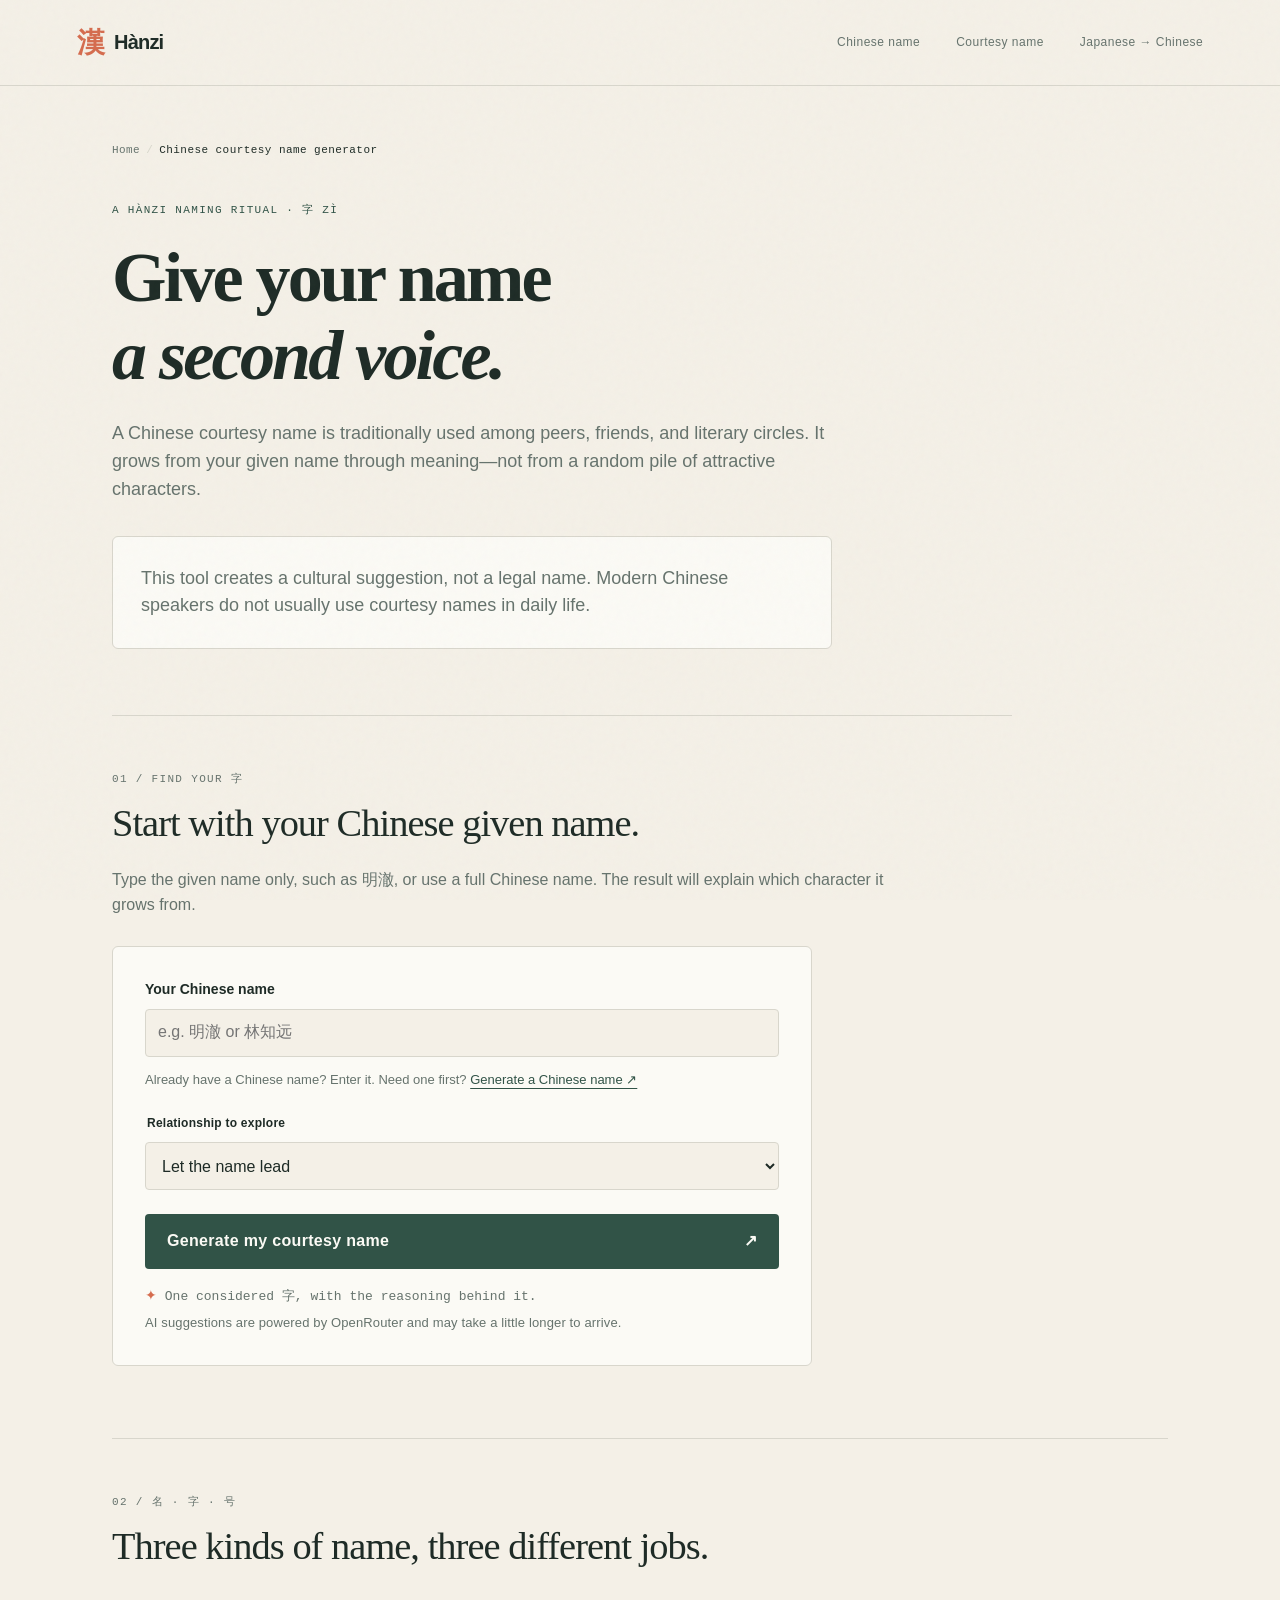
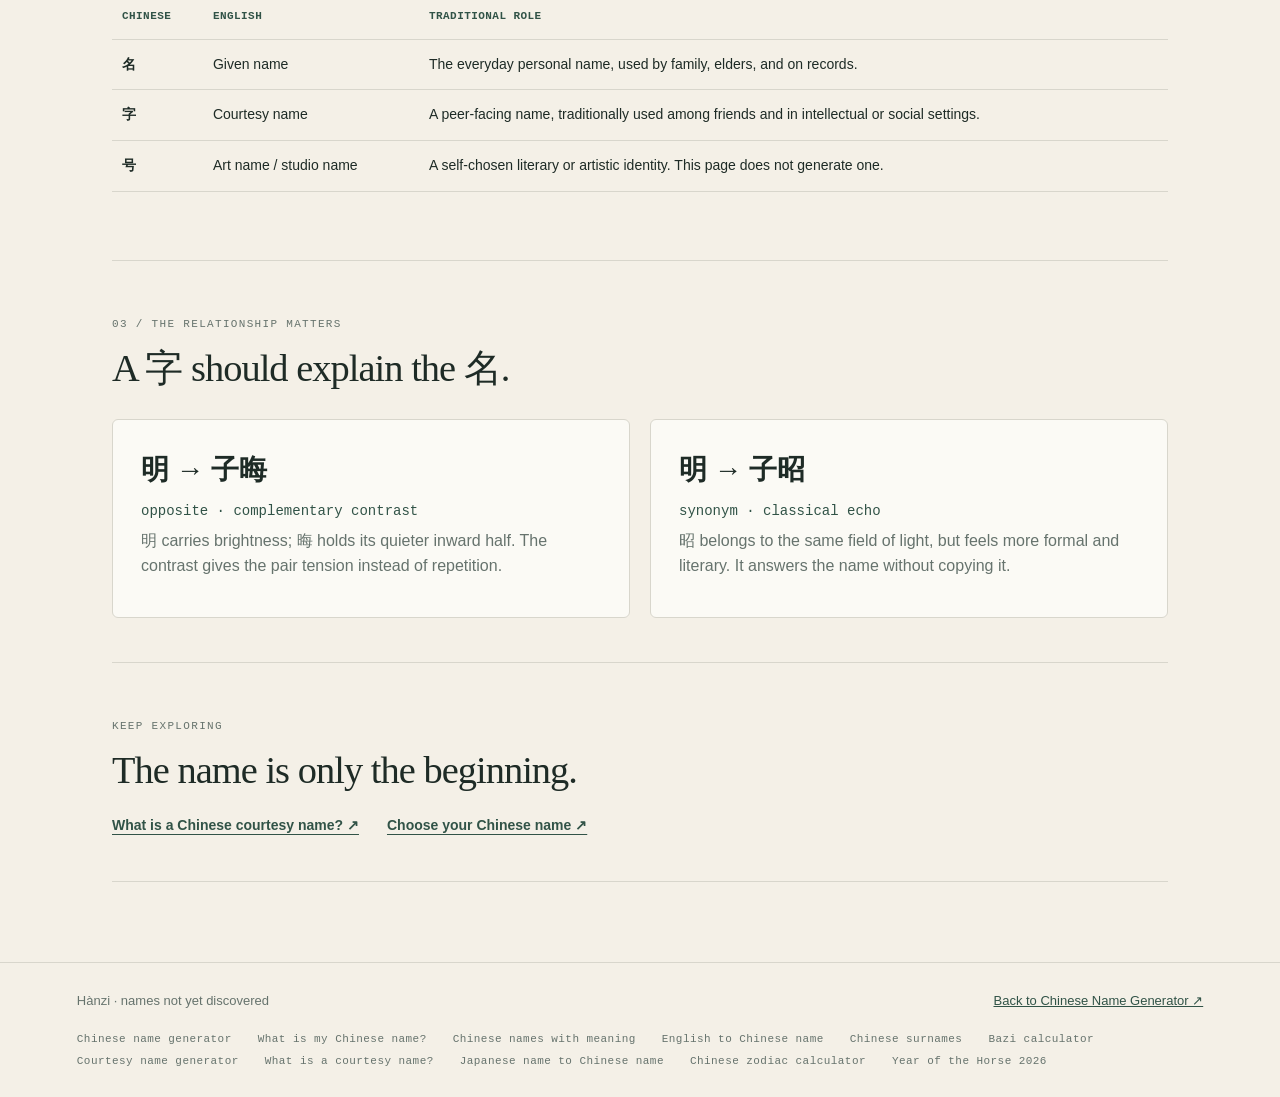
<file: courtesy-name-generator/index.html>
<!doctype html>
<html lang="en">
<head>
  <meta charset="UTF-8" />
  <meta name="viewport" content="width=device-width, initial-scale=1.0" />
  <title>Chinese Courtesy Name Generator — Generate Your 字 | Hànzi</title>
  <meta name="description" content="Generate a Chinese courtesy name (字) related to your Chinese name. Explore synonym, contrast, extension, and classical allusion relationships—made for friends and cultural contexts." />
  <link rel="canonical" href="https://www.hanziname.fun/courtesy-name-generator/" />
  <meta name="theme-color" content="#315347" />
  <meta property="og:type" content="website" />
  <meta property="og:site_name" content="Hànzi" />
  <meta property="og:url" content="https://www.hanziname.fun/courtesy-name-generator/" />
  <meta property="og:title" content="Chinese Courtesy Name Generator — Generate Your 字" />
  <meta property="og:description" content="Find a courtesy name that grows from your Chinese given name—not a random pair of beautiful characters." />
  <meta property="og:image" content="https://www.hanziname.fun/og-image.png" />
  <meta name="twitter:card" content="summary_large_image" />
  <meta name="twitter:title" content="Chinese Courtesy Name Generator — Generate Your 字" />
  <meta name="twitter:description" content="Generate a Chinese courtesy name with a clear semantic relationship to your name." />
  <meta name="twitter:image" content="https://www.hanziname.fun/og-image.png" />
  <link rel="stylesheet" href="/styles.css" />
  <link rel="stylesheet" href="/culture.css" />
  <script type="application/ld+json">{"@context":"https://schema.org","@type":"WebApplication","name":"Chinese Courtesy Name Generator","url":"https://www.hanziname.fun/courtesy-name-generator/","description":"A one-shot Chinese courtesy name generator that creates a 字 related to a Chinese given name through meaning, contrast, extension or classical allusion.","applicationCategory":"LifestyleApplication","operatingSystem":"Any","isAccessibleForFree":true,"inLanguage":"en"}</script>
  <script type="application/ld+json">{"@context":"https://schema.org","@type":"BreadcrumbList","itemListElement":[{"@type":"ListItem","position":1,"name":"Home","item":"https://www.hanziname.fun/"},{"@type":"ListItem","position":2,"name":"Chinese courtesy name generator"}]}</script>
</head>
<body>
  <a class="skip-link" href="#top">Skip to main content</a>
  <div class="grain" aria-hidden="true"></div>
  <header class="site-header">
    <a class="brand" href="/" aria-label="Hànzi home"><span class="brand-mark">漢</span><span>Hànzi</span></a>
    <nav class="nav-links" aria-label="Primary navigation">
      <a href="/" data-culture-link>Chinese name</a>
      <a href="/courtesy-name-generator/" aria-current="page" data-culture-link>Courtesy name</a>
      <a href="/japanese-name-to-chinese-name/" data-culture-link>Japanese → Chinese</a>
    </nav>
  </header>
  <main class="culture-main" id="top">
    <nav class="breadcrumbs" aria-label="Breadcrumb"><ol><li><a href="/">Home</a></li><li aria-current="page">Chinese courtesy name generator</li></ol></nav>
    <section class="culture-hero" aria-labelledby="page-title">
      <p class="culture-kicker">A Hànzi naming ritual · 字 zì</p>
      <h1 id="page-title">Give your name<br /><em>a second voice.</em></h1>
      <p>A Chinese courtesy name is traditionally used among peers, friends, and literary circles. It grows from your given name through meaning—not from a random pile of attractive characters.</p>
      <p class="culture-note">This tool creates a cultural suggestion, not a legal name. Modern Chinese speakers do not usually use courtesy names in daily life.</p>
    </section>
    <section class="culture-section" aria-labelledby="tool-title">
      <p class="culture-kicker">01 / Find your 字</p>
      <h2 id="tool-title">Start with your Chinese given name.</h2>
      <p>Type the given name only, such as <span lang="zh">明澈</span>, or use a full Chinese name. The result will explain which character it grows from.</p>
      <form class="culture-form" id="courtesy-form">
        <label for="chinese-name">Your Chinese name</label>
        <input id="chinese-name" name="chinese-name" maxlength="24" placeholder="e.g. 明澈 or 林知远" required autocomplete="off" />
        <p>Already have a Chinese name? Enter it. Need one first? <a href="/#generator">Generate a Chinese name ↗</a></p>
        <fieldset>
          <legend>Relationship to explore</legend>
          <select id="relation" name="relation">
            <option value="auto">Let the name lead</option>
            <option value="synonym">Same meaning, a more classical echo</option>
            <option value="opposite">Complementary contrast</option>
            <option value="extension">Semantic extension</option>
            <option value="allusion">Verified classical allusion</option>
          </select>
        </fieldset>
        <button class="primary-button" type="submit"><span>Generate my courtesy name</span><span>↗</span></button>
        <p class="form-footnote"><span class="spark">✦</span> One considered 字, with the reasoning behind it.</p><p class="agent-delay-note">AI suggestions are powered by OpenRouter and may take a little longer to arrive.</p>
      </form>
      <div class="culture-result is-hidden" id="courtesy-result" aria-live="polite"></div>
    </section>
    <section class="culture-section" id="zi" aria-labelledby="zi-title">
      <p class="culture-kicker">02 / 名 · 字 · 号</p>
      <h2 id="zi-title">Three kinds of name, three different jobs.</h2>
      <div class="culture-table-wrap"><table class="culture-table"><thead><tr><th>Chinese</th><th>English</th><th>Traditional role</th></tr></thead><tbody><tr><td lang="zh">名</td><td>Given name</td><td>The everyday personal name, used by family, elders, and on records.</td></tr><tr><td lang="zh">字</td><td>Courtesy name</td><td>A peer-facing name, traditionally used among friends and in intellectual or social settings.</td></tr><tr><td lang="zh">号</td><td>Art name / studio name</td><td>A self-chosen literary or artistic identity. This page does not generate one.</td></tr></tbody></table></div>
    </section>
    <section class="culture-section" aria-labelledby="examples-title">
      <p class="culture-kicker">03 / The relationship matters</p>
      <h2 id="examples-title">A 字 should explain the 名.</h2>
      <div class="culture-grid"><article class="culture-card"><h3><span lang="zh">明 → 子晦</span></h3><p class="pinyin">opposite · complementary contrast</p><p><span lang="zh">明</span> carries brightness; <span lang="zh">晦</span> holds its quieter inward half. The contrast gives the pair tension instead of repetition.</p></article><article class="culture-card"><h3><span lang="zh">明 → 子昭</span></h3><p class="pinyin">synonym · classical echo</p><p><span lang="zh">昭</span> belongs to the same field of light, but feels more formal and literary. It answers the name without copying it.</p></article></div>
    </section>
    <section class="culture-section" aria-labelledby="links-title"><p class="culture-kicker">Keep exploring</p><h2 id="links-title">The name is only the beginning.</h2><div class="culture-actions"><a href="/what-is-a-chinese-courtesy-name/" data-culture-link>What is a Chinese courtesy name? ↗</a><a href="/" data-culture-link>Choose your Chinese name ↗</a></div></section>
  </main>
  <footer class="culture-footer"><span>Hànzi · names not yet discovered</span><a href="/">Back to Chinese Name Generator ↗</a><nav class="footer-guides" aria-label="All guides"><a href="/">Chinese name generator</a><a href="/what-is-my-chinese-name/">What is my Chinese name?</a><a href="/chinese-names-with-meaning/">Chinese names with meaning</a><a href="/english-to-chinese-name/">English to Chinese name</a><a href="/chinese-surnames/">Chinese surnames</a><a href="/bazi/">Bazi calculator</a><a href="/courtesy-name-generator/">Courtesy name generator</a><a href="/what-is-a-chinese-courtesy-name/">What is a courtesy name?</a><a href="/japanese-name-to-chinese-name/">Japanese name to Chinese name</a><a href="/chinese-zodiac/">Chinese zodiac calculator</a><a href="/chinese-zodiac/year-of-the-horse-2026/">Year of the Horse 2026</a></nav></footer>
  <script defer src="/analytics.js"></script><script defer src="/name-agent-client.js"></script><script defer src="/share-card.js"></script><script defer src="/courtesy-generator.js"></script><script defer src="/culture-events.js"></script>
</body>
</html>
</file>
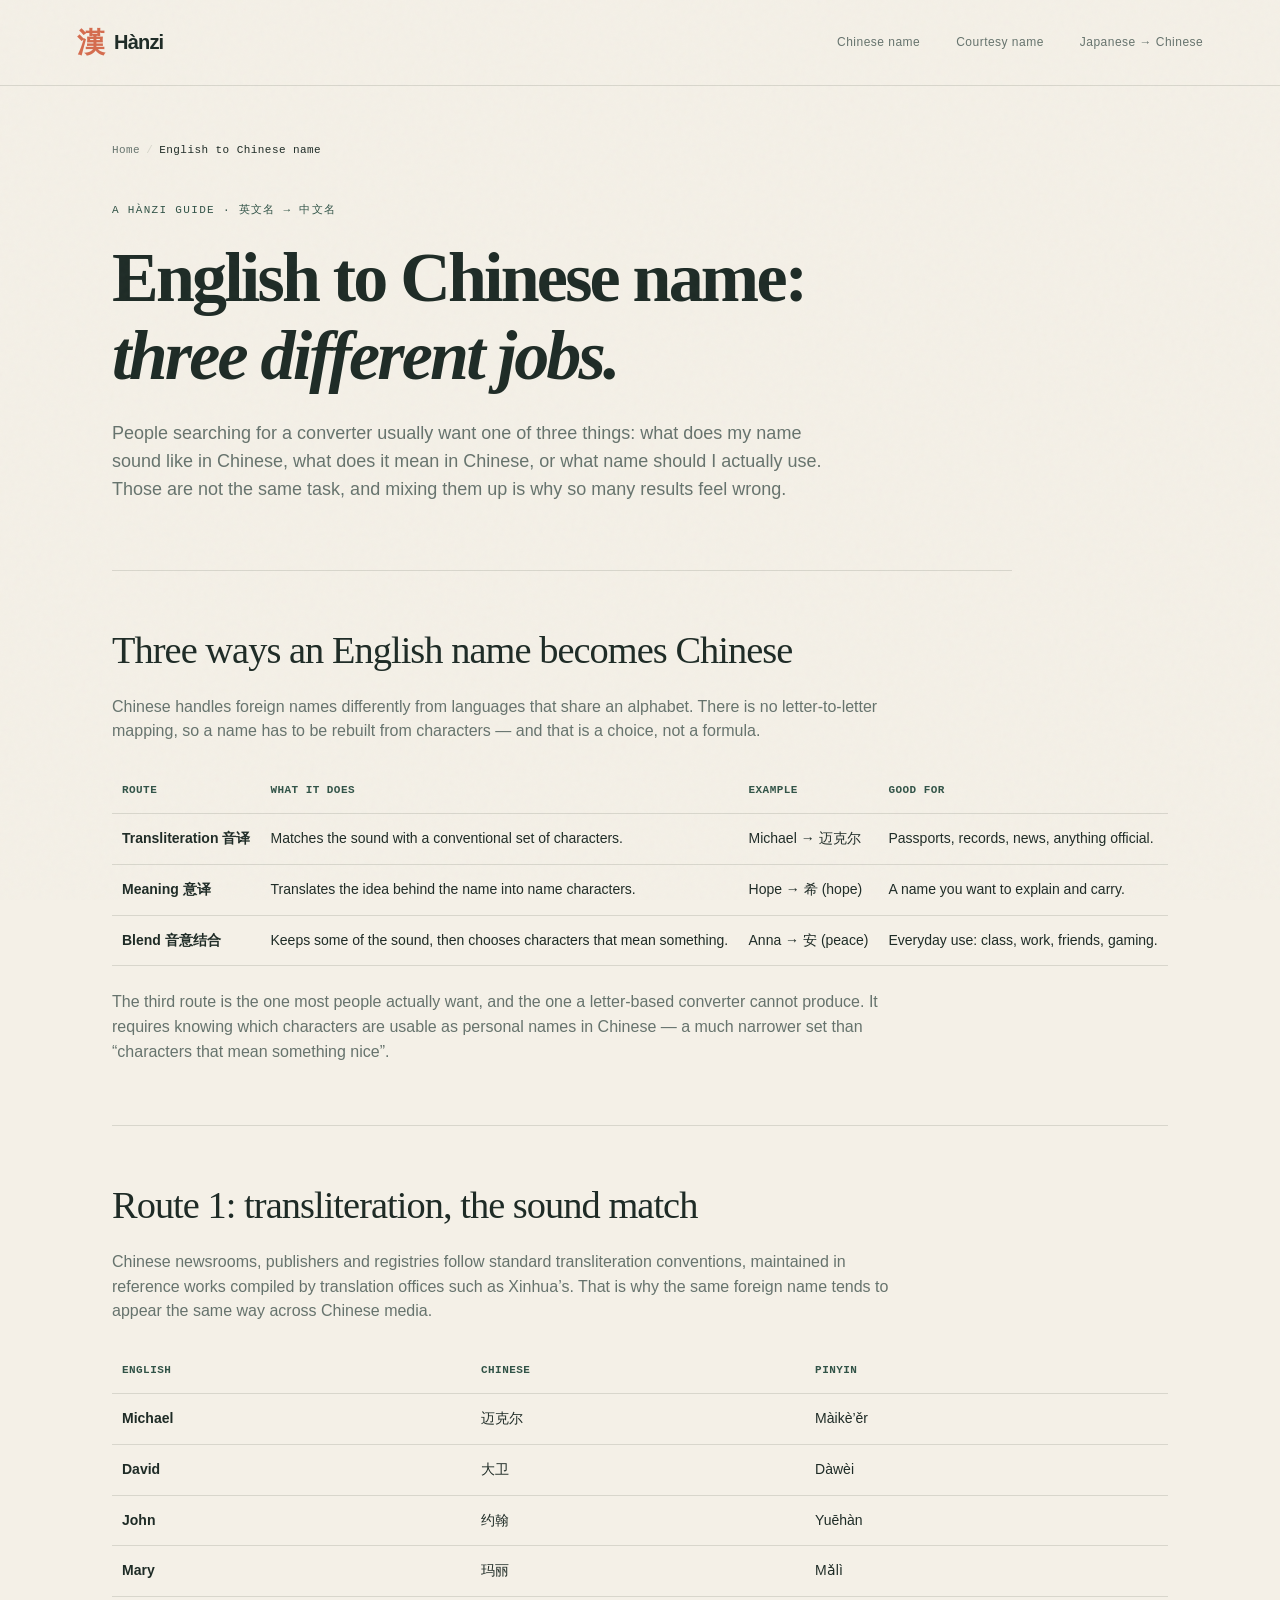
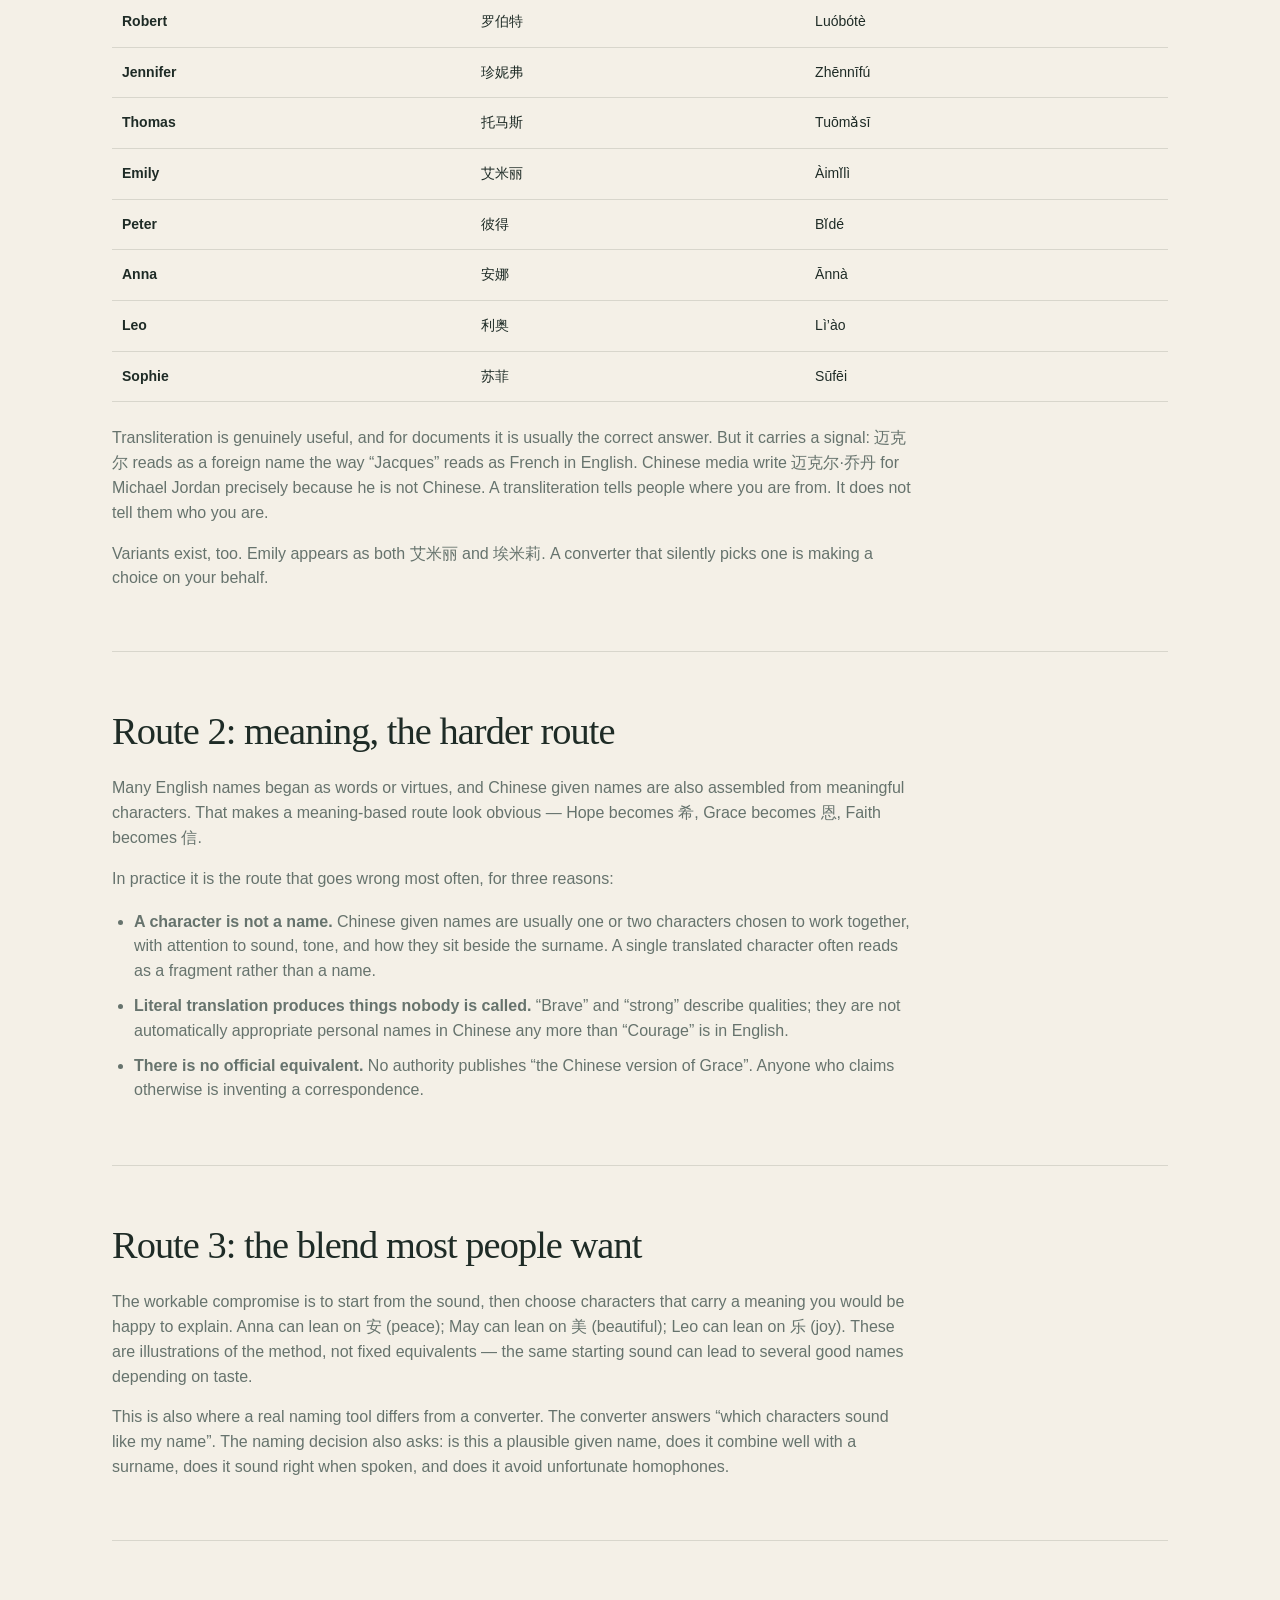
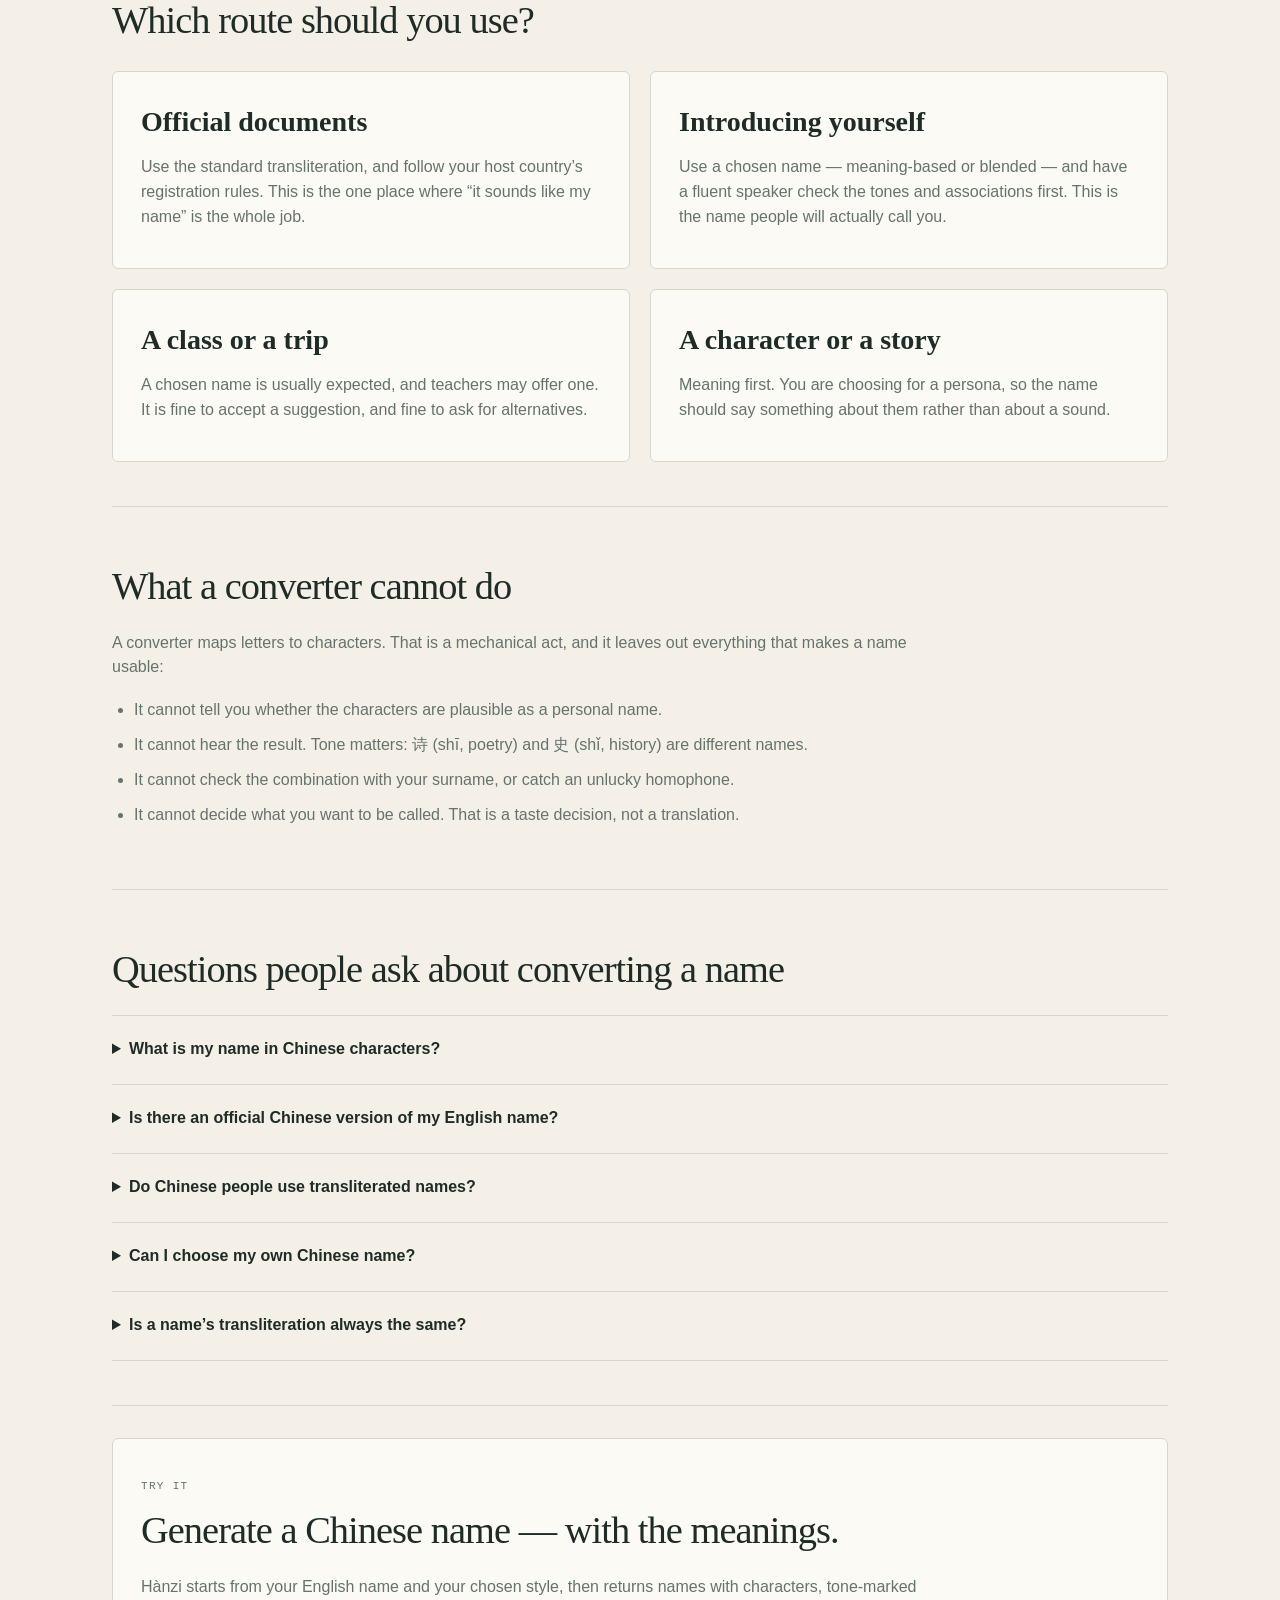
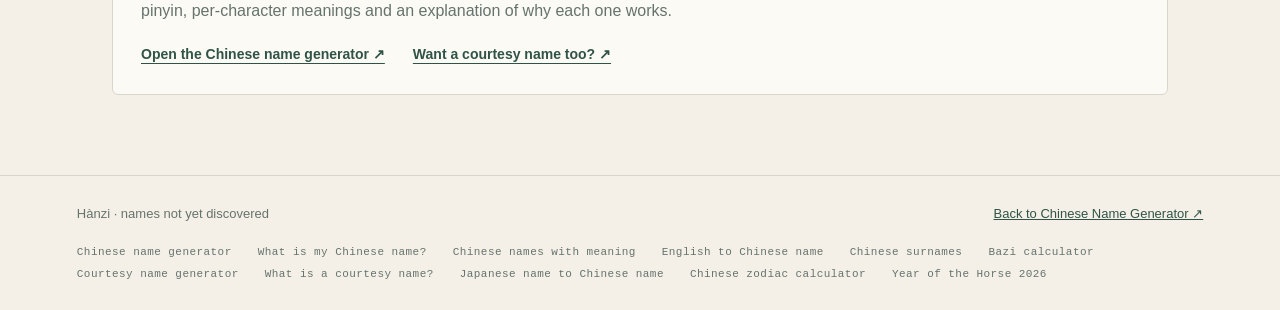
<file: english-to-chinese-name/index.html>
<!doctype html>
<html lang="en">
  <head>
    <meta charset="UTF-8" />
    <meta name="viewport" content="width=device-width, initial-scale=1" />
    <title>English to Chinese Name: Converter &amp; Meanings | Hànzi</title>
    <meta name="description" content="An English name can become a Chinese name by sound, by meaning, or both. See standard transliterations, why they are not quite names, and how to choose one that is." />
    <link rel="canonical" href="https://www.hanziname.fun/english-to-chinese-name/" />
    <meta name="theme-color" content="#315347" />
    <meta property="og:type" content="article" />
    <meta property="og:site_name" content="Hànzi" />
    <meta property="og:url" content="https://www.hanziname.fun/english-to-chinese-name/" />
    <meta property="og:title" content="English to Chinese Name: Converter &amp; Meanings" />
    <meta property="og:description" content="Transliteration, meaning, or both: how an English name becomes a Chinese name, and why the distinction matters." />
    <meta property="og:image" content="https://www.hanziname.fun/og-image.png" />
    <meta name="twitter:card" content="summary_large_image" />
    <meta name="twitter:title" content="English to Chinese Name: Converter &amp; Meanings" />
    <meta name="twitter:description" content="How an English name becomes a Chinese name — by sound, by meaning, or both." />
    <meta name="twitter:image" content="https://www.hanziname.fun/og-image.png" />
    <link rel="stylesheet" href="/styles.css" />
    <link rel="stylesheet" href="/culture.css" />
    <script type="application/ld+json">
      {"@context":"https://schema.org","@type":"Article","headline":"English to Chinese Name: Converter and Meanings","url":"https://www.hanziname.fun/english-to-chinese-name/","description":"How an English name becomes a Chinese name by sound, by meaning, or both, with standard transliterations and honest limits.","inLanguage":"en","dateModified":"2026-10-19","isPartOf":{"@type":"WebSite","name":"Hànzi","url":"https://www.hanziname.fun/"}}
    </script>
    <script type="application/ld+json">
      {"@context":"https://schema.org","@type":"BreadcrumbList","itemListElement":[{"@type":"ListItem","position":1,"name":"Home","item":"https://www.hanziname.fun/"},{"@type":"ListItem","position":2,"name":"English to Chinese name"}]}
    </script>
    <script type="application/ld+json">
      {"@context":"https://schema.org","@type":"FAQPage","mainEntity":[{"@type":"Question","name":"What is my name in Chinese characters?","acceptedAnswer":{"@type":"Answer","text":"It depends which route you want. A transliteration matches the sound of your name, for example Michael becomes 迈克尔. A chosen Chinese name matches meaning or character instead. The two are different objects: one is a sound match used on documents, the other is a name you introduce yourself with."}},{"@type":"Question","name":"Is there an official Chinese version of my English name?","acceptedAnswer":{"@type":"Answer","text":"For official use there are standard transliteration conventions, so the same foreign name tends to be written the same way across Chinese media and registries. There is no official personal Chinese name for an individual. A chosen Chinese name is a personal decision, not a translation registered anywhere."}},{"@type":"Question","name":"Do Chinese people use transliterated names?","acceptedAnswer":{"@type":"Answer","text":"Transliterated forms are used for foreign names and on documents for foreign nationals. Chinese people's own names are native Chinese names, not transliterations of anything. A foreigner whose paperwork says 迈克尔 may still introduce themselves with a different chosen Chinese name."}},{"@type":"Question","name":"Can I choose my own Chinese name?","acceptedAnswer":{"@type":"Answer","text":"Yes. Learners, expatriates, and people with Chinese heritage quite often choose one, or accept one offered by friends or teachers. Ask a fluent speaker to check the pronunciation, the tones, and any unfortunate associations before you start using it."}},{"@type":"Question","name":"Is a name's transliteration always the same?","acceptedAnswer":{"@type":"Answer","text":"No. Common names usually have one dominant form, but variants exist, especially for names with ambiguous sounds. Emily appears as both 艾米丽 and 埃米莉. A converter that only rewrites letters cannot tell you which form a community actually uses."}}]}
    </script>
  </head>
  <body>
    <a class="skip-link" href="#top">Skip to main content</a>
    <div class="grain" aria-hidden="true"></div>
    <header class="site-header">
      <a class="brand" href="/" aria-label="Hànzi home"><span class="brand-mark">漢</span><span>Hànzi</span></a>
      <nav class="nav-links" aria-label="Primary navigation">
        <a href="/" data-culture-link>Chinese name</a>
        <a href="/courtesy-name-generator/" data-culture-link>Courtesy name</a>
        <a href="/japanese-name-to-chinese-name/" data-culture-link>Japanese → Chinese</a>
      </nav>
    </header>

    <main class="culture-main" id="top">
      <nav class="breadcrumbs" aria-label="Breadcrumb"><ol><li><a href="/">Home</a></li><li aria-current="page">English to Chinese name</li></ol></nav>

      <section class="culture-hero">
        <p class="culture-kicker">A Hànzi guide · 英文名 → 中文名</p>
        <h1>English to Chinese name:<br /><em>three different jobs.</em></h1>
        <p>People searching for a converter usually want one of three things: what does my name sound like in Chinese, what does it mean in Chinese, or what name should I actually use. Those are not the same task, and mixing them up is why so many results feel wrong.</p>
      </section>

      <section class="culture-section" id="routes">
        <h2>Three ways an English name becomes Chinese</h2>
        <p>Chinese handles foreign names differently from languages that share an alphabet. There is no letter-to-letter mapping, so a name has to be rebuilt from characters — and that is a choice, not a formula.</p>
        <div class="culture-table-wrap">
          <table class="culture-table">
            <thead>
              <tr><th scope="col">Route</th><th scope="col">What it does</th><th scope="col">Example</th><th scope="col">Good for</th></tr>
            </thead>
            <tbody>
              <tr><td>Transliteration <span lang="zh">音译</span></td><td>Matches the sound with a conventional set of characters.</td><td>Michael → <span lang="zh">迈克尔</span></td><td>Passports, records, news, anything official.</td></tr>
              <tr><td>Meaning <span lang="zh">意译</span></td><td>Translates the idea behind the name into name characters.</td><td>Hope → <span lang="zh">希</span> (hope)</td><td>A name you want to explain and carry.</td></tr>
              <tr><td>Blend <span lang="zh">音意结合</span></td><td>Keeps some of the sound, then chooses characters that mean something.</td><td>Anna → <span lang="zh">安</span> (peace)</td><td>Everyday use: class, work, friends, gaming.</td></tr>
            </tbody>
          </table>
        </div>
        <p>The third route is the one most people actually want, and the one a letter-based converter cannot produce. It requires knowing which characters are usable as personal names in Chinese — a much narrower set than “characters that mean something nice”.</p>
      </section>

      <section class="culture-section" id="transliteration">
        <h2>Route 1: transliteration, the sound match</h2>
        <p>Chinese newsrooms, publishers and registries follow standard transliteration conventions, maintained in reference works compiled by translation offices such as Xinhua’s. That is why the same foreign name tends to appear the same way across Chinese media.</p>
        <div class="culture-table-wrap">
          <table class="culture-table">
            <thead><tr><th scope="col">English</th><th scope="col">Chinese</th><th scope="col">Pinyin</th></tr></thead>
            <tbody>
              <tr><td>Michael</td><td lang="zh">迈克尔</td><td>Màikè’ěr</td></tr>
              <tr><td>David</td><td lang="zh">大卫</td><td>Dàwèi</td></tr>
              <tr><td>John</td><td lang="zh">约翰</td><td>Yuēhàn</td></tr>
              <tr><td>Mary</td><td lang="zh">玛丽</td><td>Mǎlì</td></tr>
              <tr><td>Robert</td><td lang="zh">罗伯特</td><td>Luóbótè</td></tr>
              <tr><td>Jennifer</td><td lang="zh">珍妮弗</td><td>Zhēnnīfú</td></tr>
              <tr><td>Thomas</td><td lang="zh">托马斯</td><td>Tuōmǎsī</td></tr>
              <tr><td>Emily</td><td lang="zh">艾米丽</td><td>Àimǐlì</td></tr>
              <tr><td>Peter</td><td lang="zh">彼得</td><td>Bǐdé</td></tr>
              <tr><td>Anna</td><td lang="zh">安娜</td><td>Ānnà</td></tr>
              <tr><td>Leo</td><td lang="zh">利奥</td><td>Lì’ào</td></tr>
              <tr><td>Sophie</td><td lang="zh">苏菲</td><td>Sūfēi</td></tr>
            </tbody>
          </table>
        </div>
        <p>Transliteration is genuinely useful, and for documents it is usually the correct answer. But it carries a signal: <span lang="zh">迈克尔</span> reads as a foreign name the way “Jacques” reads as French in English. Chinese media write 迈克尔·乔丹 for Michael Jordan precisely because he is not Chinese. A transliteration tells people where you are from. It does not tell them who you are.</p>
        <p>Variants exist, too. Emily appears as both <span lang="zh">艾米丽</span> and <span lang="zh">埃米莉</span>. A converter that silently picks one is making a choice on your behalf.</p>
      </section>

      <section class="culture-section" id="meaning">
        <h2>Route 2: meaning, the harder route</h2>
        <p>Many English names began as words or virtues, and Chinese given names are also assembled from meaningful characters. That makes a meaning-based route look obvious — Hope becomes <span lang="zh">希</span>, Grace becomes <span lang="zh">恩</span>, Faith becomes <span lang="zh">信</span>.</p>
        <p>In practice it is the route that goes wrong most often, for three reasons:</p>
        <ul>
          <li><strong>A character is not a name.</strong> Chinese given names are usually one or two characters chosen to work together, with attention to sound, tone, and how they sit beside the surname. A single translated character often reads as a fragment rather than a name.</li>
          <li><strong>Literal translation produces things nobody is called.</strong> “Brave” and “strong” describe qualities; they are not automatically appropriate personal names in Chinese any more than “Courage” is in English.</li>
          <li><strong>There is no official equivalent.</strong> No authority publishes “the Chinese version of Grace”. Anyone who claims otherwise is inventing a correspondence.</li>
        </ul>
      </section>

      <section class="culture-section" id="blend">
        <h2>Route 3: the blend most people want</h2>
        <p>The workable compromise is to start from the sound, then choose characters that carry a meaning you would be happy to explain. Anna can lean on <span lang="zh">安</span> (peace); May can lean on <span lang="zh">美</span> (beautiful); Leo can lean on <span lang="zh">乐</span> (joy). These are illustrations of the method, not fixed equivalents — the same starting sound can lead to several good names depending on taste.</p>
        <p>This is also where a real naming tool differs from a converter. The converter answers “which characters sound like my name”. The naming decision also asks: is this a plausible given name, does it combine well with a surname, does it sound right when spoken, and does it avoid unfortunate homophones.</p>
      </section>

      <section class="culture-section" id="choose">
        <h2>Which route should you use?</h2>
        <div class="culture-grid">
          <article class="culture-card">
            <h3>Official documents</h3>
            <p>Use the standard transliteration, and follow your host country’s registration rules. This is the one place where “it sounds like my name” is the whole job.</p>
          </article>
          <article class="culture-card">
            <h3>Introducing yourself</h3>
            <p>Use a chosen name — meaning-based or blended — and have a fluent speaker check the tones and associations first. This is the name people will actually call you.</p>
          </article>
          <article class="culture-card">
            <h3>A class or a trip</h3>
            <p>A chosen name is usually expected, and teachers may offer one. It is fine to accept a suggestion, and fine to ask for alternatives.</p>
          </article>
          <article class="culture-card">
            <h3>A character or a story</h3>
            <p>Meaning first. You are choosing for a persona, so the name should say something about them rather than about a sound.</p>
          </article>
        </div>
      </section>

      <section class="culture-section" id="limits">
        <h2>What a converter cannot do</h2>
        <p>A converter maps letters to characters. That is a mechanical act, and it leaves out everything that makes a name usable:</p>
        <ul>
          <li>It cannot tell you whether the characters are plausible as a personal name.</li>
          <li>It cannot hear the result. Tone matters: <span lang="zh">诗</span> (shī, poetry) and <span lang="zh">史</span> (shǐ, history) are different names.</li>
          <li>It cannot check the combination with your surname, or catch an unlucky homophone.</li>
          <li>It cannot decide what you want to be called. That is a taste decision, not a translation.</li>
        </ul>
      </section>

      <section class="culture-section" id="faq">
        <h2>Questions people ask about converting a name</h2>
        <details><summary>What is my name in Chinese characters?</summary><p>It depends which route you want. A transliteration matches the sound of your name — Michael becomes <span lang="zh">迈克尔</span>. A chosen Chinese name matches meaning or character instead. The two are different objects: one is a sound match used on documents, the other is a name you introduce yourself with.</p></details>
        <details><summary>Is there an official Chinese version of my English name?</summary><p>For official use there are standard transliteration conventions, so the same foreign name tends to be written the same way across Chinese media and registries. There is no official personal Chinese name for an individual. A chosen Chinese name is a personal decision, not a translation registered anywhere.</p></details>
        <details><summary>Do Chinese people use transliterated names?</summary><p>Transliterated forms are used for foreign names and on documents for foreign nationals. Chinese people’s own names are native Chinese names, not transliterations of anything. A foreigner whose paperwork says <span lang="zh">迈克尔</span> may still introduce themselves with a different chosen Chinese name.</p></details>
        <details><summary>Can I choose my own Chinese name?</summary><p>Yes. Learners, expatriates and people with Chinese heritage quite often choose one, or accept one offered by friends or teachers. Ask a fluent speaker to check the pronunciation, the tones and any unfortunate associations before you start using it.</p></details>
        <details><summary>Is a name’s transliteration always the same?</summary><p>No. Common names usually have one dominant form, but variants exist, especially for names with ambiguous sounds. Emily appears as both <span lang="zh">艾米丽</span> and <span lang="zh">埃米莉</span>. A converter that only rewrites letters cannot tell you which form a community actually uses.</p></details>
      </section>

      <aside class="culture-section culture-note">
        <p class="culture-kicker">Try it</p>
        <h2>Generate a Chinese name — with the meanings.</h2>
        <p>Hànzi starts from your English name and your chosen style, then returns names with characters, tone-marked pinyin, per-character meanings and an explanation of why each one works.</p>
        <div class="culture-actions">
          <a href="/" data-culture-link>Open the Chinese name generator ↗</a>
          <a href="/what-is-a-chinese-courtesy-name/" data-culture-link>Want a courtesy name too? ↗</a>
        </div>
      </aside>
    </main>

    <footer class="culture-footer">
      <span>Hànzi · names not yet discovered</span>
      <a href="/">Back to Chinese Name Generator ↗</a>
      <nav class="footer-guides" aria-label="All guides"><a href="/">Chinese name generator</a><a href="/what-is-my-chinese-name/">What is my Chinese name?</a><a href="/chinese-names-with-meaning/">Chinese names with meaning</a><a href="/english-to-chinese-name/">English to Chinese name</a><a href="/chinese-surnames/">Chinese surnames</a><a href="/bazi/">Bazi calculator</a><a href="/courtesy-name-generator/">Courtesy name generator</a><a href="/what-is-a-chinese-courtesy-name/">What is a courtesy name?</a><a href="/japanese-name-to-chinese-name/">Japanese name to Chinese name</a><a href="/chinese-zodiac/">Chinese zodiac calculator</a><a href="/chinese-zodiac/year-of-the-horse-2026/">Year of the Horse 2026</a></nav>
    </footer>
  </body>
</html>
</file>
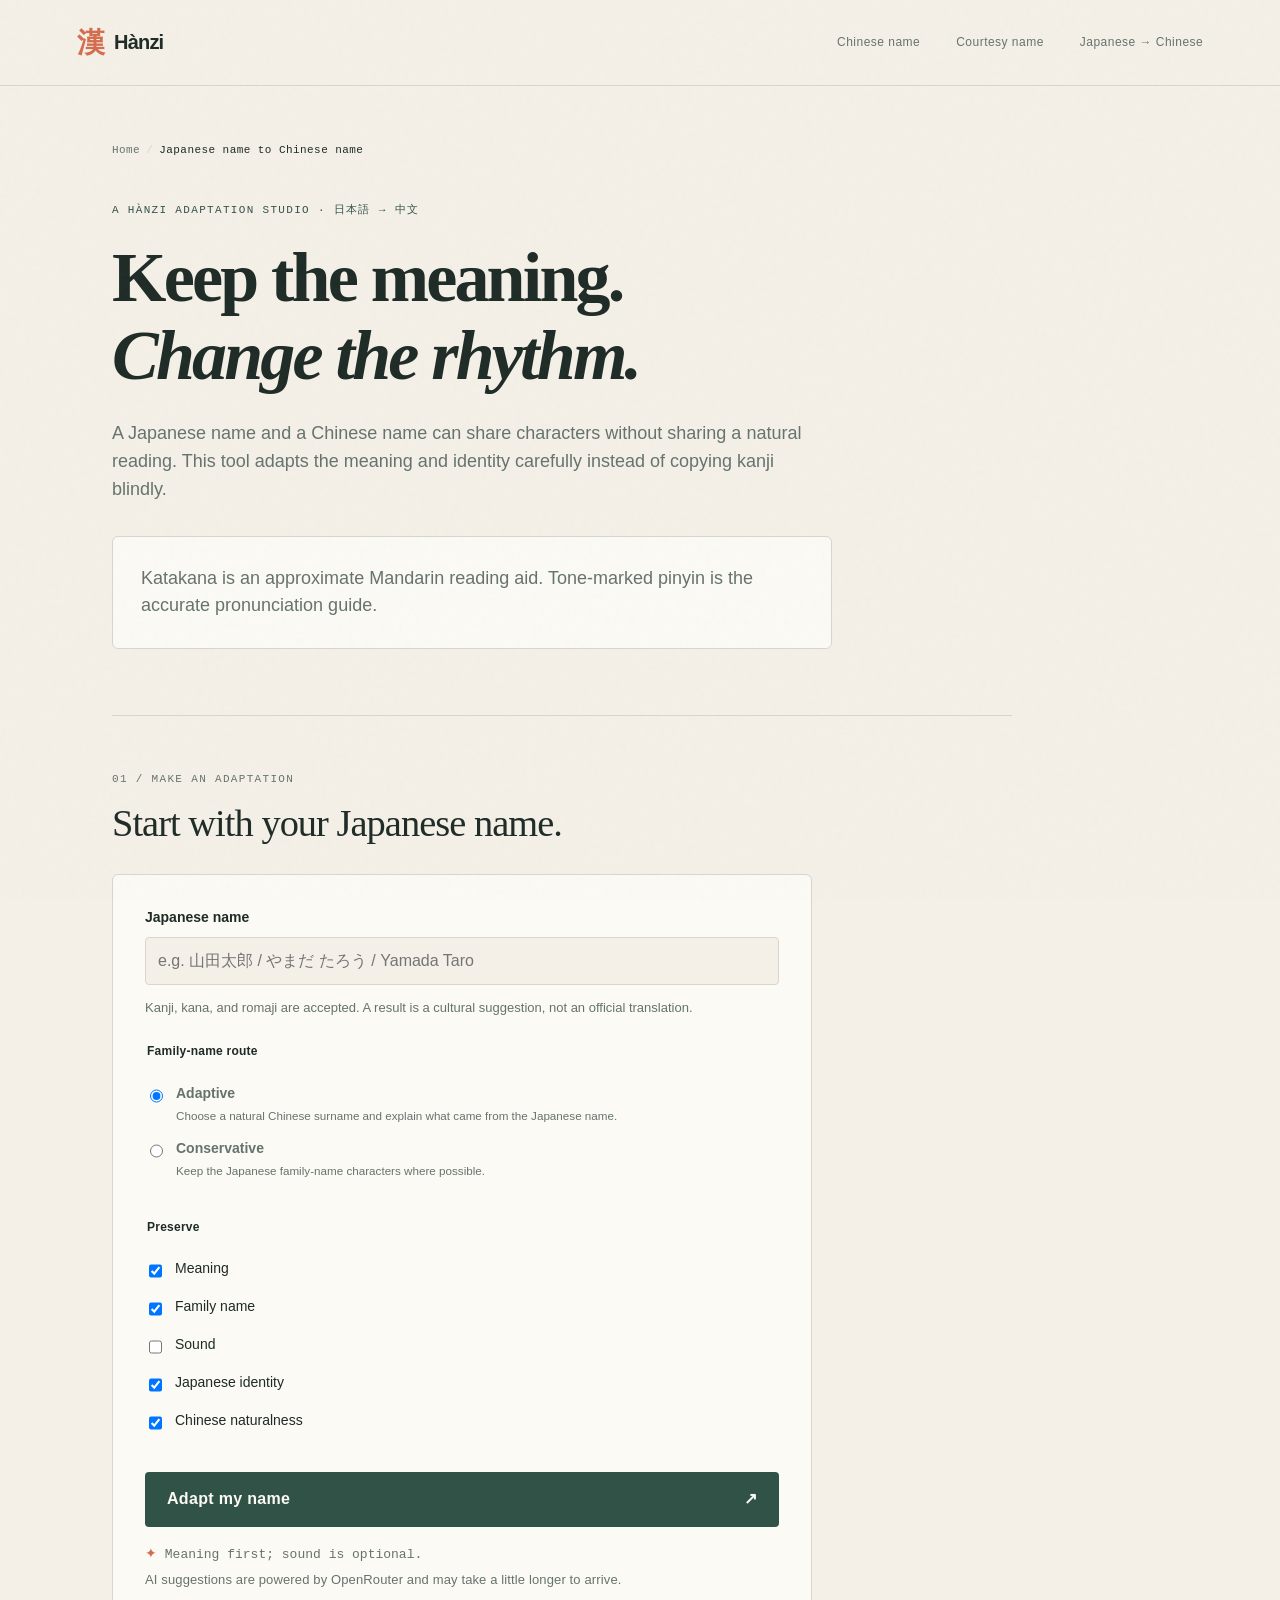
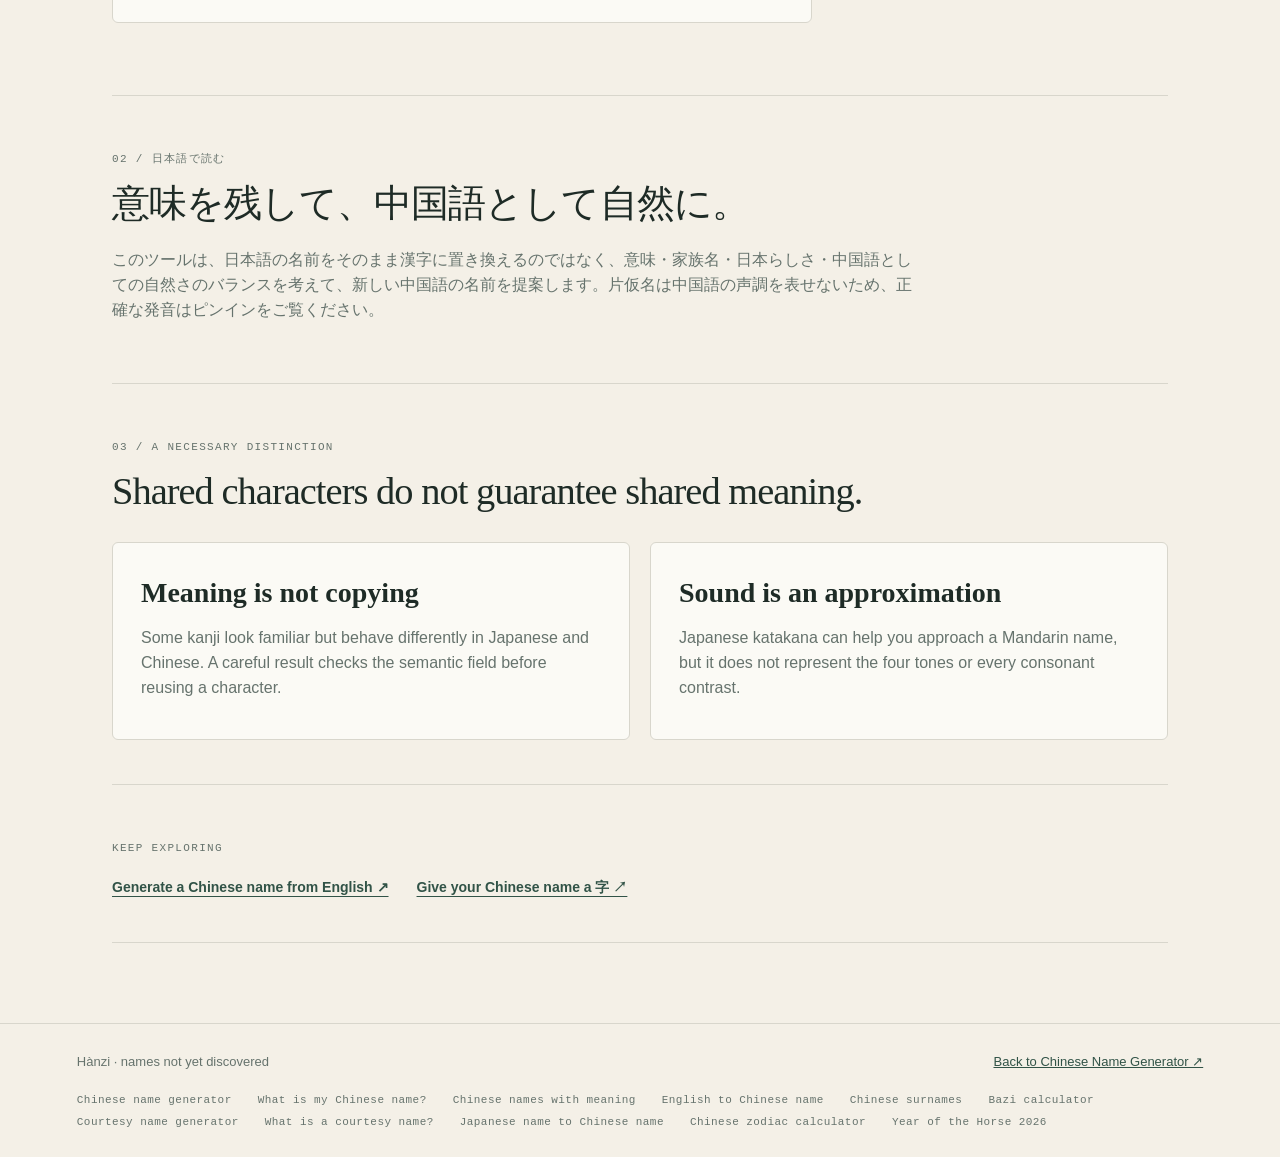
<file: japanese-name-to-chinese-name/index.html>
<!doctype html>
<html lang="en">
<head>
  <meta charset="UTF-8" /><meta name="viewport" content="width=device-width, initial-scale=1.0" />
  <title>Japanese Name to Chinese Name — Culturally Adapted Generator | Hànzi</title>
  <meta name="description" content="Turn a Japanese name into a culturally adapted Chinese name. Choose a conservative or adaptive family-name route, preserve meaning, and see pinyin with a Japanese katakana reading aid." />
  <link rel="canonical" href="https://www.hanziname.fun/japanese-name-to-chinese-name/" /><meta name="theme-color" content="#315347" />
  <meta property="og:type" content="website" /><meta property="og:site_name" content="Hànzi" /><meta property="og:url" content="https://www.hanziname.fun/japanese-name-to-chinese-name/" /><meta property="og:title" content="Japanese Name to Chinese Name — Culturally Adapted" /><meta property="og:description" content="Keep the meaning and Japanese identity while making the result feel natural in Chinese." /><meta property="og:image" content="https://www.hanziname.fun/og-image.png" />
  <link rel="stylesheet" href="/styles.css" /><link rel="stylesheet" href="/culture.css" />
  <script type="application/ld+json">{"@context":"https://schema.org","@type":"WebApplication","name":"Japanese Name to Chinese Name Generator","url":"https://www.hanziname.fun/japanese-name-to-chinese-name/","description":"A one-shot culturally careful Japanese-to-Chinese name adaptation tool with pinyin and katakana reading aid.","applicationCategory":"LifestyleApplication","operatingSystem":"Any","isAccessibleForFree":true,"inLanguage":["en","ja"]}</script>
<script type="application/ld+json">{"@context":"https://schema.org","@type":"BreadcrumbList","itemListElement":[{"@type":"ListItem","position":1,"name":"Home","item":"https://www.hanziname.fun/"},{"@type":"ListItem","position":2,"name":"Japanese name to Chinese name"}]}</script>
</head>
<body><a class="skip-link" href="#top">Skip to main content</a><div class="grain" aria-hidden="true"></div>
<header class="site-header"><a class="brand" href="/" aria-label="Hànzi home"><span class="brand-mark">漢</span><span>Hànzi</span></a><nav class="nav-links" aria-label="Primary navigation"><a href="/" data-culture-link>Chinese name</a><a href="/courtesy-name-generator/" data-culture-link>Courtesy name</a><a href="/japanese-name-to-chinese-name/" aria-current="page" data-culture-link>Japanese → Chinese</a></nav></header>
<main class="culture-main" id="top"><nav class="breadcrumbs" aria-label="Breadcrumb"><ol><li><a href="/">Home</a></li><li aria-current="page">Japanese name to Chinese name</li></ol></nav><section class="culture-hero" aria-labelledby="page-title"><p class="culture-kicker">A Hànzi adaptation studio · 日本語 → 中文</p><h1 id="page-title">Keep the meaning.<br /><em>Change the rhythm.</em></h1><p>A Japanese name and a Chinese name can share characters without sharing a natural reading. This tool adapts the meaning and identity carefully instead of copying kanji blindly.</p><p class="culture-note">Katakana is an approximate Mandarin reading aid. Tone-marked pinyin is the accurate pronunciation guide.</p></section>
<section class="culture-section" aria-labelledby="tool-title"><p class="culture-kicker">01 / Make an adaptation</p><h2 id="tool-title">Start with your Japanese name.</h2><form class="culture-form" id="japanese-form"><label for="japanese-input">Japanese name</label><input id="japanese-input" maxlength="60" placeholder="e.g. 山田太郎 / やまだ たろう / Yamada Taro" required autocomplete="off" /><p>Kanji, kana, and romaji are accepted. A result is a cultural suggestion, not an official translation.</p><fieldset><legend>Family-name route</legend><label class="option"><input type="radio" name="route" value="adaptive" checked /> <span><strong>Adaptive</strong><br /><small>Choose a natural Chinese surname and explain what came from the Japanese name.</small></span></label><label class="option"><input type="radio" name="route" value="conservative" /> <span><strong>Conservative</strong><br /><small>Keep the Japanese family-name characters where possible.</small></span></label></fieldset><fieldset><legend>Preserve</legend><label class="option"><input type="checkbox" name="meaning" checked /> Meaning</label><label class="option"><input type="checkbox" name="familyName" checked /> Family name</label><label class="option"><input type="checkbox" name="sound" /> Sound</label><label class="option"><input type="checkbox" name="japaneseIdentity" checked /> Japanese identity</label><label class="option"><input type="checkbox" name="chineseNaturalness" checked /> Chinese naturalness</label></fieldset><button class="primary-button" type="submit"><span>Adapt my name</span><span>↗</span></button><p class="form-footnote"><span class="spark">✦</span> Meaning first; sound is optional.</p><p class="agent-delay-note">AI suggestions are powered by OpenRouter and may take a little longer to arrive.</p></form><div class="culture-result is-hidden" id="japanese-result" aria-live="polite"></div></section>
<section class="culture-section" aria-labelledby="ja-title"><p class="culture-kicker">02 / 日本語で読む</p><h2 id="ja-title">意味を残して、中国語として自然に。</h2><p>このツールは、日本語の名前をそのまま漢字に置き換えるのではなく、意味・家族名・日本らしさ・中国語としての自然さのバランスを考えて、新しい中国語の名前を提案します。片仮名は中国語の声調を表せないため、正確な発音はピンインをご覧ください。</p></section>
<section class="culture-section" aria-labelledby="warning-title"><p class="culture-kicker">03 / A necessary distinction</p><h2 id="warning-title">Shared characters do not guarantee shared meaning.</h2><div class="culture-grid"><article class="culture-card"><h3>Meaning is not copying</h3><p>Some kanji look familiar but behave differently in Japanese and Chinese. A careful result checks the semantic field before reusing a character.</p></article><article class="culture-card"><h3>Sound is an approximation</h3><p>Japanese katakana can help you approach a Mandarin name, but it does not represent the four tones or every consonant contrast.</p></article></div></section>
<section class="culture-section"><p class="culture-kicker">Keep exploring</p><div class="culture-actions"><a href="/" data-culture-link>Generate a Chinese name from English ↗</a><a href="/courtesy-name-generator/" data-culture-link>Give your Chinese name a 字 ↗</a></div></section></main>
<footer class="culture-footer"><span>Hànzi · names not yet discovered</span><a href="/">Back to Chinese Name Generator ↗</a><nav class="footer-guides" aria-label="All guides"><a href="/">Chinese name generator</a><a href="/what-is-my-chinese-name/">What is my Chinese name?</a><a href="/chinese-names-with-meaning/">Chinese names with meaning</a><a href="/english-to-chinese-name/">English to Chinese name</a><a href="/chinese-surnames/">Chinese surnames</a><a href="/bazi/">Bazi calculator</a><a href="/courtesy-name-generator/">Courtesy name generator</a><a href="/what-is-a-chinese-courtesy-name/">What is a courtesy name?</a><a href="/japanese-name-to-chinese-name/">Japanese name to Chinese name</a><a href="/chinese-zodiac/">Chinese zodiac calculator</a><a href="/chinese-zodiac/year-of-the-horse-2026/">Year of the Horse 2026</a></nav></footer>
<script defer src="/analytics.js"></script><script defer src="/name-agent-client.js"></script><script defer src="/share-card.js"></script><script defer src="/japanese-name.js"></script><script defer src="/culture-events.js"></script></body></html>
</file>
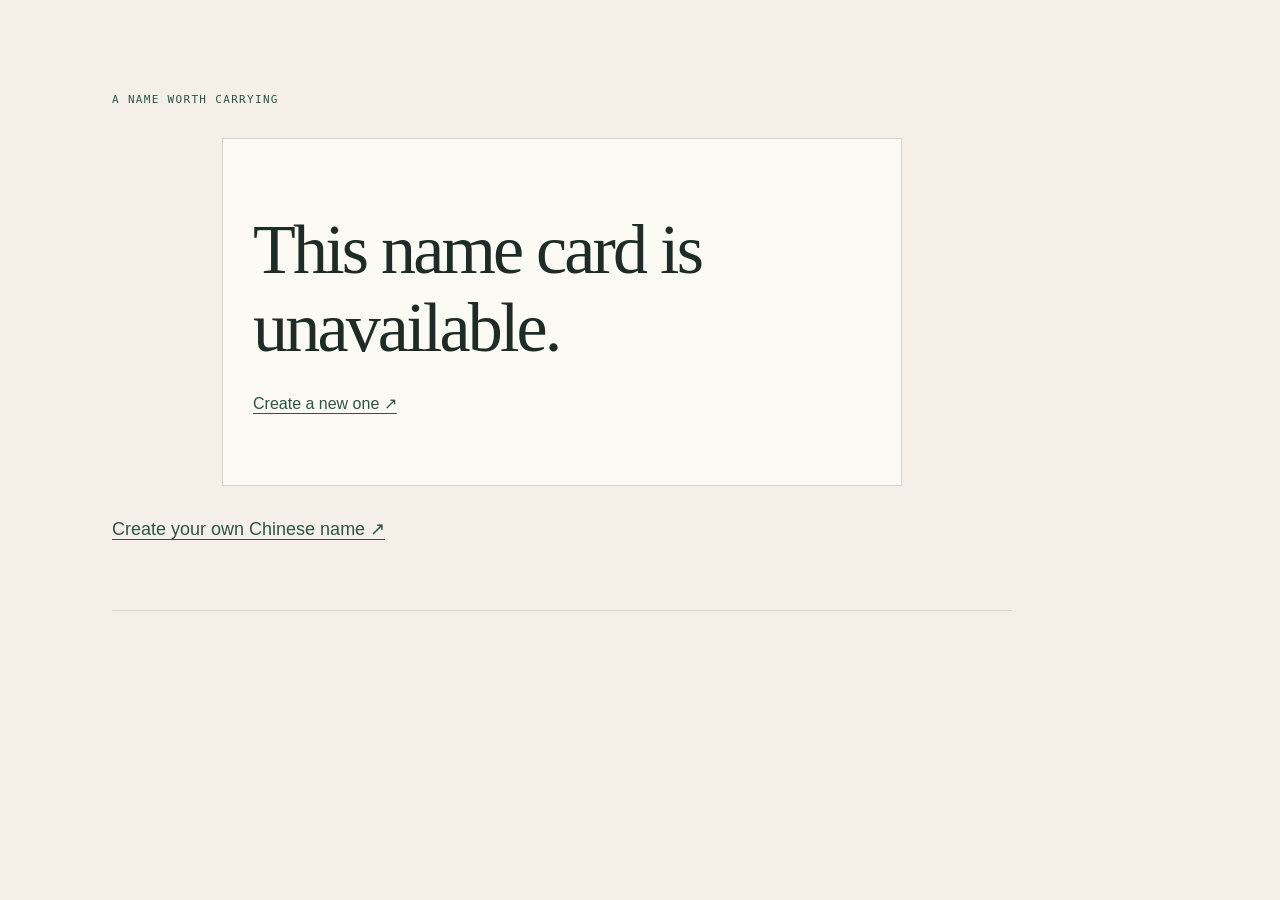
<file: share/index.html>
<!doctype html><html lang="en"><head><meta charset="UTF-8"><meta name="robots" content="noindex"><meta name="viewport" content="width=device-width,initial-scale=1"><title>Shared Chinese Name | Hànzi</title><link rel="stylesheet" href="/styles.css"><link rel="stylesheet" href="/culture.css"></head><body><main class="culture-main share-page"><section class="culture-hero"><p class="culture-kicker">A name worth carrying</p><div id="shared-card" class="shared-card" aria-live="polite"></div><p><a href="/">Create your own Chinese name ↗</a></p></section></main><script src="/share-card.js"></script><script>(function(){try{var item=HanziShareCard.decode(location.hash);var host=document.querySelector('#shared-card');[['p',item.kind],['h1',item.name],['p',item.pinyin],['p',item.meaning]].forEach(function(pair){var el=document.createElement(pair[0]);el.textContent=pair[1];host.appendChild(el)});var btn=document.createElement('button');btn.textContent='Download or share this card';btn.onclick=function(){HanziShareCard.open(item)};host.appendChild(btn)}catch(e){document.querySelector('#shared-card').innerHTML='<h1>This name card is unavailable.</h1><p><a href="/">Create a new one ↗</a></p>'}})();</script></body></html>
</file>
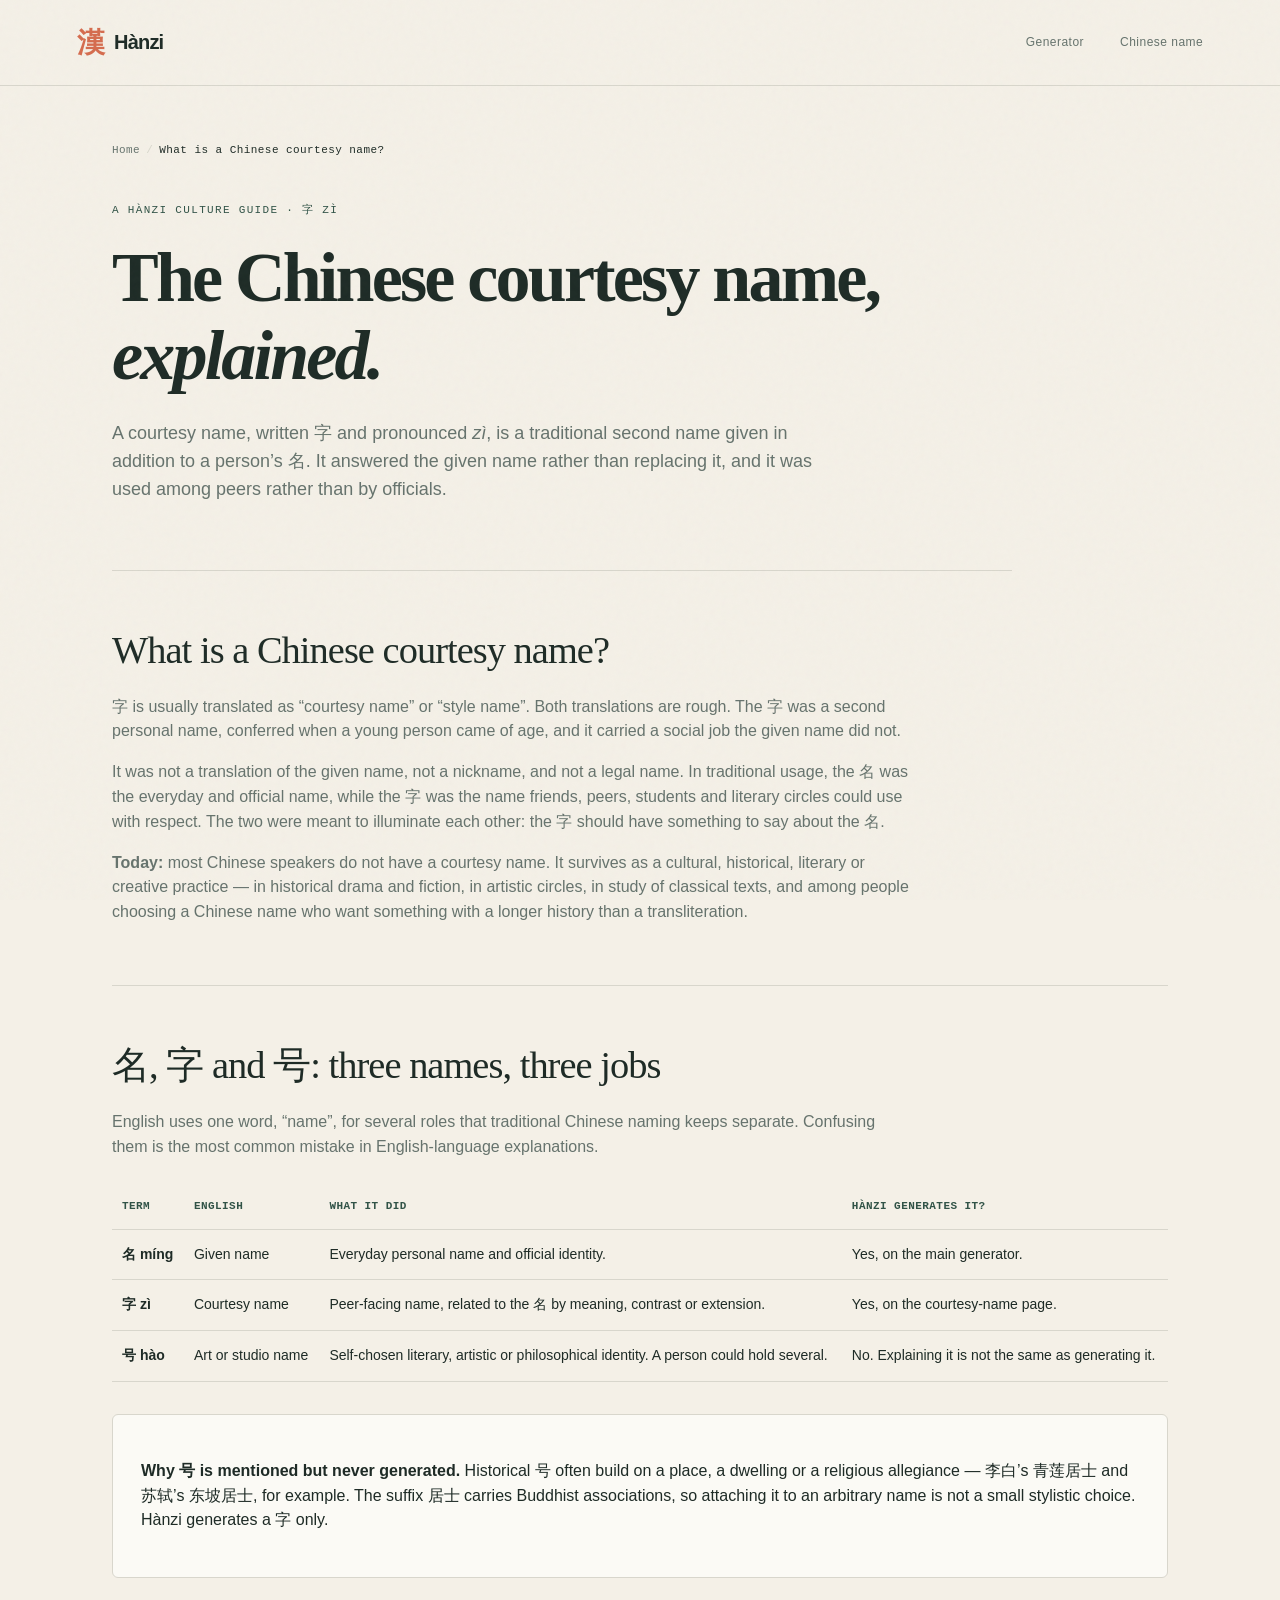
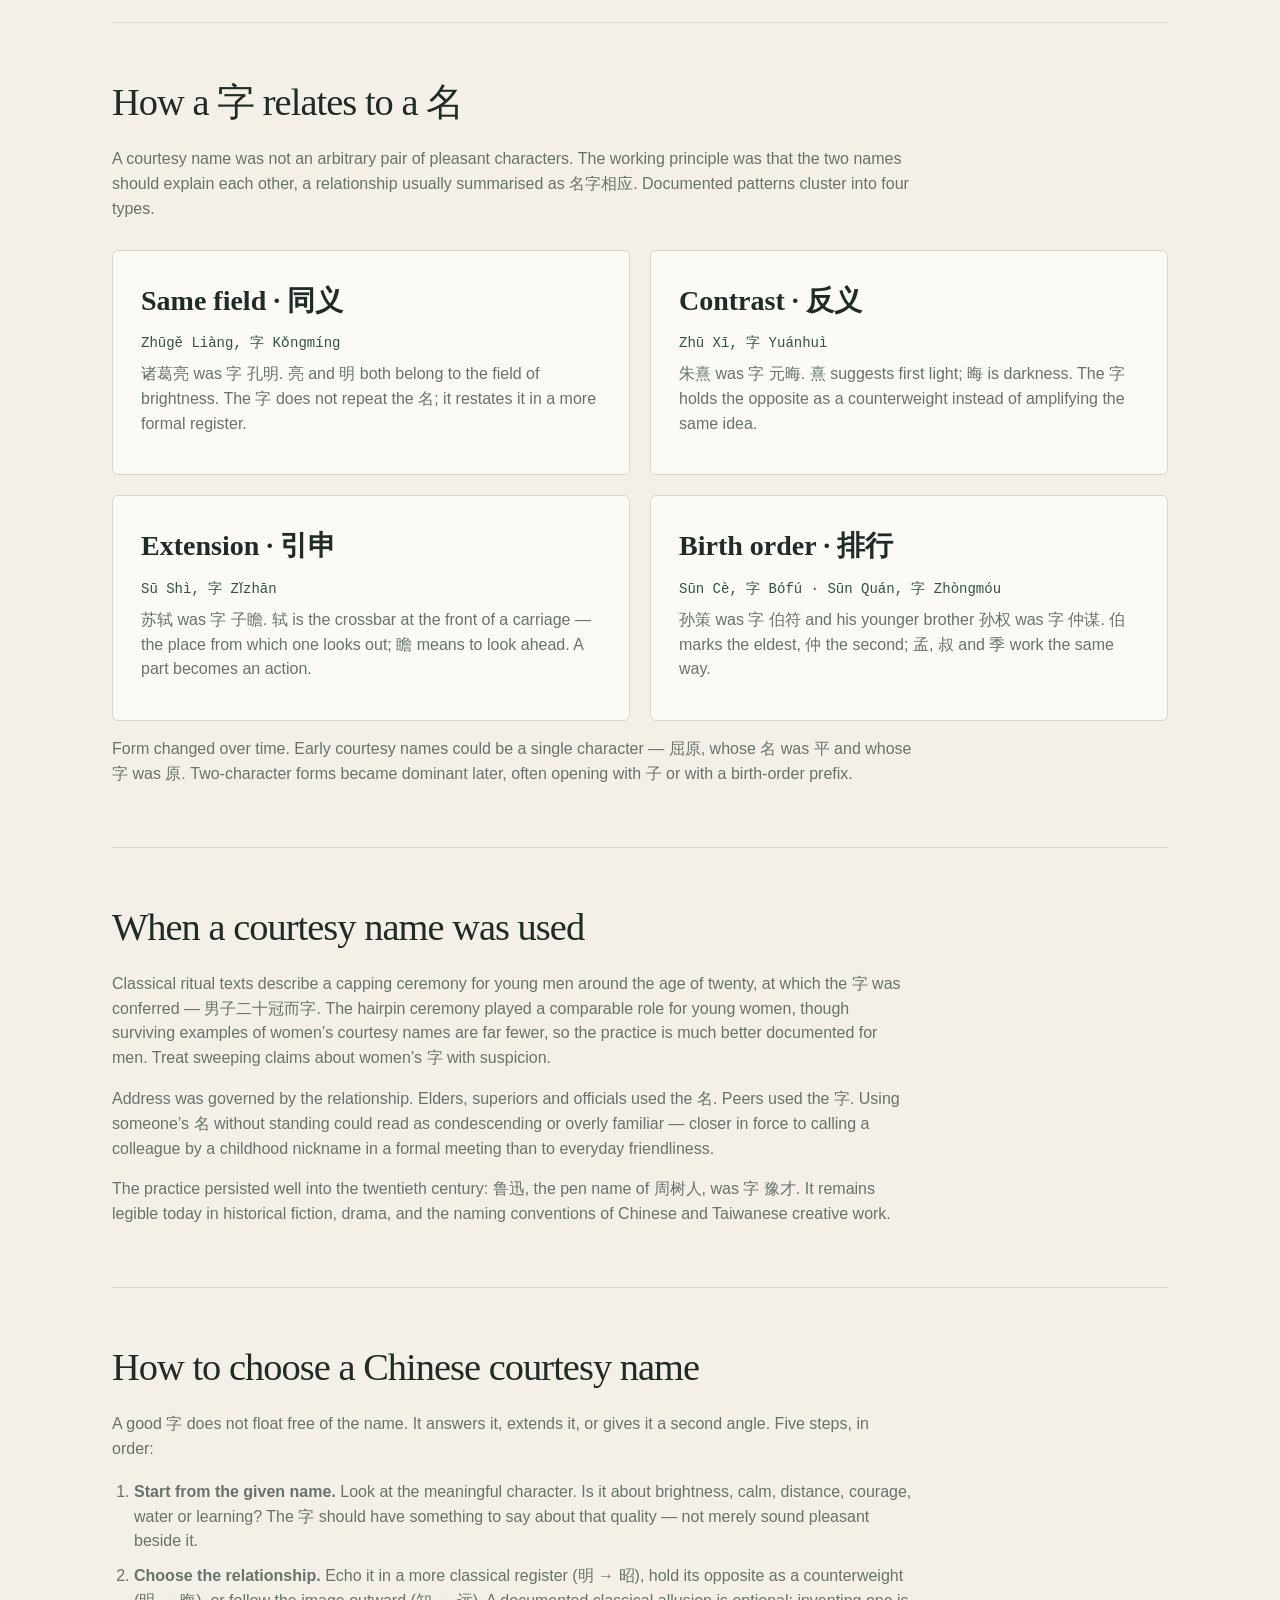
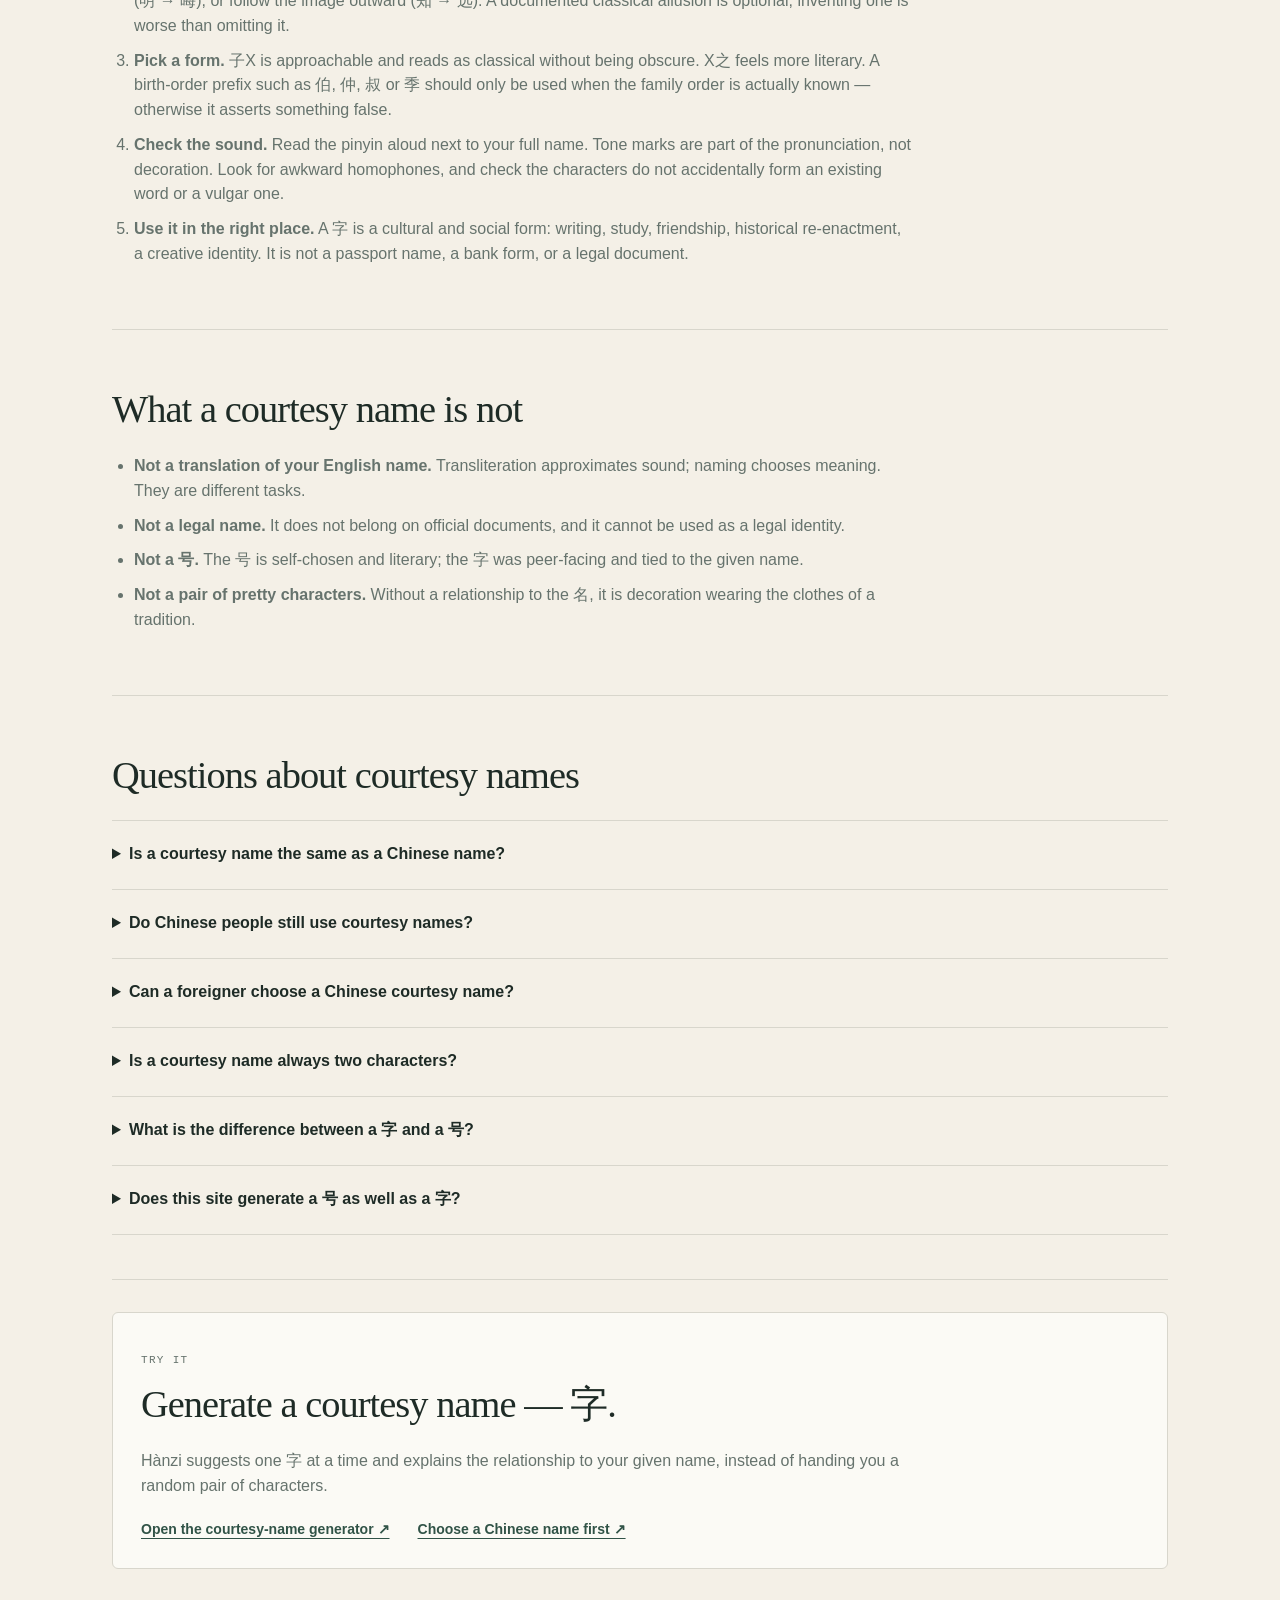
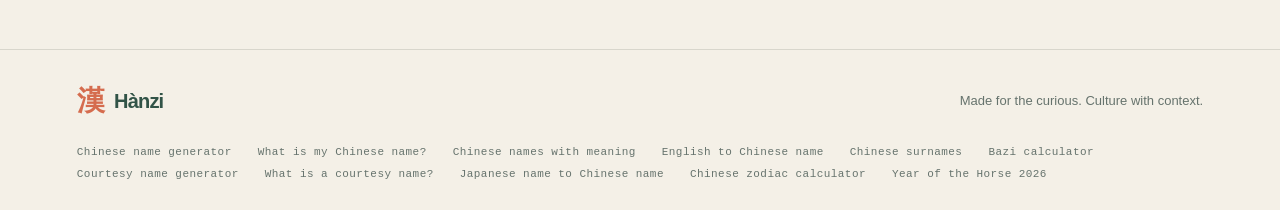
<file: what-is-a-chinese-courtesy-name/index.html>
<!doctype html>
<html lang="en">
  <head>
    <meta charset="UTF-8" />
    <meta name="viewport" content="width=device-width, initial-scale=1" />
    <title>Chinese Courtesy Name (字): Meaning and How to Choose | Hànzi</title>
    <meta name="description" content="What a Chinese courtesy name (字, zì) is, how 名, 字 and 号 differ, how a 字 relates to a given name, and how to choose one. With documented examples." />
    <link rel="canonical" href="https://www.hanziname.fun/what-is-a-chinese-courtesy-name/" />
    <link rel="stylesheet" href="/styles.css" />
    <link rel="stylesheet" href="/culture.css" />
    <script type="application/ld+json">
      {"@context":"https://schema.org","@type":"Article","headline":"Chinese Courtesy Name (字): Meaning and How to Choose","url":"https://www.hanziname.fun/what-is-a-chinese-courtesy-name/","description":"What a Chinese courtesy name (字, zì) is, how 名, 字 and 号 differ, how a 字 relates to a given name, and how to choose one.","inLanguage":"en","dateModified":"2026-10-19","isPartOf":{"@type":"WebSite","name":"Hànzi","url":"https://www.hanziname.fun/"}}
    </script>
    <script type="application/ld+json">
      {"@context":"https://schema.org","@type":"BreadcrumbList","itemListElement":[{"@type":"ListItem","position":1,"name":"Home","item":"https://www.hanziname.fun/"},{"@type":"ListItem","position":2,"name":"What is a Chinese courtesy name?"}]}
    </script>
    <script type="application/ld+json">
      {"@context":"https://schema.org","@type":"FAQPage","mainEntity":[{"@type":"Question","name":"Is a courtesy name the same as a Chinese name?","acceptedAnswer":{"@type":"Answer","text":"No. A courtesy name is a second personal name. The 名 is the given name used in everyday life, and a full Chinese name is a family name followed by the given name. The 字 sat alongside that name rather than replacing it."}},{"@type":"Question","name":"Do Chinese people still use courtesy names?","acceptedAnswer":{"@type":"Answer","text":"Rarely in daily life. Most Chinese speakers do not have a 字 today. The practice survives in literary and artistic contexts, in historical fiction and drama, and among people who choose one as a cultural or creative name."}},{"@type":"Question","name":"Can a foreigner choose a Chinese courtesy name?","acceptedAnswer":{"@type":"Answer","text":"Yes, as a cultural, literary or social practice. It is not a legal name and cannot be used on official documents. Ask a fluent speaker to check the pronunciation, the tone and the associations before you use it with Chinese speakers."}},{"@type":"Question","name":"Is a courtesy name always two characters?","acceptedAnswer":{"@type":"Answer","text":"No. Single-character courtesy names appear in early texts, for example 屈原, whose 名 was 平 and whose 字 was 原. Two-character forms became dominant later, often starting with 子 or with a birth-order prefix such as 伯, 仲, 叔 or 季."}},{"@type":"Question","name":"What is the difference between a 字 and a 号?","acceptedAnswer":{"@type":"Answer","text":"A 字 was a peer-facing name related to the given name. A 号 was a self-chosen literary or artistic identity, often built on a place or an ideal, such as 青莲居士 for 李白 or 东坡居士 for 苏轼, and a person could use more than one."}},{"@type":"Question","name":"Does this site generate a 号 as well as a 字?","acceptedAnswer":{"@type":"Answer","text":"No. The courtesy-name generator produces a 字 only. The 号 is explained here so that the two are not confused, but it is not generated."}}]}
    </script>
  </head>
  <body>
    <a class="skip-link" href="#top">Skip to main content</a>
    <div class="grain" aria-hidden="true"></div>
    <header class="site-header">
      <a class="brand" href="/" aria-label="Hànzi home"><span class="brand-mark">漢</span><span>Hànzi</span></a>
      <nav class="nav-links" aria-label="Primary navigation">
        <a href="/courtesy-name-generator/">Generator</a>
        <a href="/">Chinese name</a>
      </nav>
    </header>

    <main class="culture-main" id="top">
      <nav class="breadcrumbs" aria-label="Breadcrumb">
        <ol>
          <li><a href="/">Home</a></li>
          <li aria-current="page">What is a Chinese courtesy name?</li>
        </ol>
      </nav>

      <section class="culture-hero">
        <p class="culture-kicker">A Hànzi culture guide · 字 zì</p>
        <h1>The Chinese courtesy name, <em>explained.</em></h1>
        <p>A courtesy name, written <span lang="zh">字</span> and pronounced <em>zì</em>, is a traditional second name given in addition to a person’s <span lang="zh">名</span>. It answered the given name rather than replacing it, and it was used among peers rather than by officials.</p>
      </section>

      <section class="culture-section" id="zi">
        <h2>What is a Chinese courtesy name?</h2>
        <p><span lang="zh">字</span> is usually translated as “courtesy name” or “style name”. Both translations are rough. The 字 was a second personal name, conferred when a young person came of age, and it carried a social job the given name did not.</p>
        <p>It was not a translation of the given name, not a nickname, and not a legal name. In traditional usage, the <span lang="zh">名</span> was the everyday and official name, while the 字 was the name friends, peers, students and literary circles could use with respect. The two were meant to illuminate each other: the 字 should have something to say about the 名.</p>
        <p><strong>Today:</strong> most Chinese speakers do not have a courtesy name. It survives as a cultural, historical, literary or creative practice — in historical drama and fiction, in artistic circles, in study of classical texts, and among people choosing a Chinese name who want something with a longer history than a transliteration.</p>
      </section>

      <section class="culture-section" id="three-names">
        <h2>名, 字 and 号: three names, three jobs</h2>
        <p>English uses one word, “name”, for several roles that traditional Chinese naming keeps separate. Confusing them is the most common mistake in English-language explanations.</p>
        <div class="culture-table-wrap">
          <table class="culture-table">
            <thead>
              <tr><th scope="col">Term</th><th scope="col">English</th><th scope="col">What it did</th><th scope="col">Hànzi generates it?</th></tr>
            </thead>
            <tbody>
              <tr><td><span lang="zh">名</span> míng</td><td>Given name</td><td>Everyday personal name and official identity.</td><td>Yes, on the main generator.</td></tr>
              <tr><td><span lang="zh">字</span> zì</td><td>Courtesy name</td><td>Peer-facing name, related to the 名 by meaning, contrast or extension.</td><td>Yes, on the courtesy-name page.</td></tr>
              <tr><td><span lang="zh">号</span> hào</td><td>Art or studio name</td><td>Self-chosen literary, artistic or philosophical identity. A person could hold several.</td><td>No. Explaining it is not the same as generating it.</td></tr>
            </tbody>
          </table>
        </div>
        <div class="culture-note">
          <p><strong>Why 号 is mentioned but never generated.</strong> Historical 号 often build on a place, a dwelling or a religious allegiance — 李白’s <span lang="zh">青莲居士</span> and 苏轼’s <span lang="zh">东坡居士</span>, for example. The suffix <span lang="zh">居士</span> carries Buddhist associations, so attaching it to an arbitrary name is not a small stylistic choice. Hànzi generates a 字 only.</p>
        </div>
      </section>

      <section class="culture-section" id="relations">
        <h2>How a 字 relates to a 名</h2>
        <p>A courtesy name was not an arbitrary pair of pleasant characters. The working principle was that the two names should explain each other, a relationship usually summarised as <span lang="zh">名字相应</span>. Documented patterns cluster into four types.</p>
        <div class="culture-grid">
          <article class="culture-card">
            <h3>Same field · <span lang="zh">同义</span></h3>
            <p class="pinyin">Zhūgě Liàng, 字 Kǒngmíng</p>
            <p><span lang="zh">诸葛亮</span> was 字 <span lang="zh">孔明</span>. <span lang="zh">亮</span> and <span lang="zh">明</span> both belong to the field of brightness. The 字 does not repeat the 名; it restates it in a more formal register.</p>
          </article>
          <article class="culture-card">
            <h3>Contrast · <span lang="zh">反义</span></h3>
            <p class="pinyin">Zhū Xī, 字 Yuánhuì</p>
            <p><span lang="zh">朱熹</span> was 字 <span lang="zh">元晦</span>. <span lang="zh">熹</span> suggests first light; <span lang="zh">晦</span> is darkness. The 字 holds the opposite as a counterweight instead of amplifying the same idea.</p>
          </article>
          <article class="culture-card">
            <h3>Extension · <span lang="zh">引申</span></h3>
            <p class="pinyin">Sū Shì, 字 Zǐzhān</p>
            <p><span lang="zh">苏轼</span> was 字 <span lang="zh">子瞻</span>. <span lang="zh">轼</span> is the crossbar at the front of a carriage — the place from which one looks out; <span lang="zh">瞻</span> means to look ahead. A part becomes an action.</p>
          </article>
          <article class="culture-card">
            <h3>Birth order · <span lang="zh">排行</span></h3>
            <p class="pinyin">Sūn Cè, 字 Bófú · Sūn Quán, 字 Zhòngmóu</p>
            <p><span lang="zh">孙策</span> was 字 <span lang="zh">伯符</span> and his younger brother <span lang="zh">孙权</span> was 字 <span lang="zh">仲谋</span>. <span lang="zh">伯</span> marks the eldest, <span lang="zh">仲</span> the second; <span lang="zh">孟</span>, <span lang="zh">叔</span> and <span lang="zh">季</span> work the same way.</p>
          </article>
        </div>
        <p>Form changed over time. Early courtesy names could be a single character — <span lang="zh">屈原</span>, whose <span lang="zh">名</span> was <span lang="zh">平</span> and whose 字 was <span lang="zh">原</span>. Two-character forms became dominant later, often opening with <span lang="zh">子</span> or with a birth-order prefix.</p>
      </section>

      <section class="culture-section" id="history">
        <h2>When a courtesy name was used</h2>
        <p>Classical ritual texts describe a capping ceremony for young men around the age of twenty, at which the 字 was conferred — <span lang="zh">男子二十冠而字</span>. The hairpin ceremony played a comparable role for young women, though surviving examples of women’s courtesy names are far fewer, so the practice is much better documented for men. Treat sweeping claims about women’s 字 with suspicion.</p>
        <p>Address was governed by the relationship. Elders, superiors and officials used the <span lang="zh">名</span>. Peers used the 字. Using someone’s 名 without standing could read as condescending or overly familiar — closer in force to calling a colleague by a childhood nickname in a formal meeting than to everyday friendliness.</p>
        <p>The practice persisted well into the twentieth century: <span lang="zh">鲁迅</span>, the pen name of 周树人, was 字 <span lang="zh">豫才</span>. It remains legible today in historical fiction, drama, and the naming conventions of Chinese and Taiwanese creative work.</p>
      </section>

      <section class="culture-section" id="how-to-choose">
        <h2>How to choose a Chinese courtesy name</h2>
        <p>A good 字 does not float free of the name. It answers it, extends it, or gives it a second angle. Five steps, in order:</p>
        <ol>
          <li><strong>Start from the given name.</strong> Look at the meaningful character. Is it about brightness, calm, distance, courage, water or learning? The 字 should have something to say about that quality — not merely sound pleasant beside it.</li>
          <li><strong>Choose the relationship.</strong> Echo it in a more classical register (<span lang="zh">明</span> → <span lang="zh">昭</span>), hold its opposite as a counterweight (<span lang="zh">明</span> → <span lang="zh">晦</span>), or follow the image outward (<span lang="zh">知</span> → <span lang="zh">远</span>). A documented classical allusion is optional; inventing one is worse than omitting it.</li>
          <li><strong>Pick a form.</strong> <span lang="zh">子</span>X is approachable and reads as classical without being obscure. X<span lang="zh">之</span> feels more literary. A birth-order prefix such as <span lang="zh">伯</span>, <span lang="zh">仲</span>, <span lang="zh">叔</span> or <span lang="zh">季</span> should only be used when the family order is actually known — otherwise it asserts something false.</li>
          <li><strong>Check the sound.</strong> Read the pinyin aloud next to your full name. Tone marks are part of the pronunciation, not decoration. Look for awkward homophones, and check the characters do not accidentally form an existing word or a vulgar one.</li>
          <li><strong>Use it in the right place.</strong> A 字 is a cultural and social form: writing, study, friendship, historical re-enactment, a creative identity. It is not a passport name, a bank form, or a legal document.</li>
        </ol>
      </section>

      <section class="culture-section" id="not">
        <h2>What a courtesy name is not</h2>
        <ul>
          <li><strong>Not a translation of your English name.</strong> Transliteration approximates sound; naming chooses meaning. They are different tasks.</li>
          <li><strong>Not a legal name.</strong> It does not belong on official documents, and it cannot be used as a legal identity.</li>
          <li><strong>Not a 号.</strong> The 号 is self-chosen and literary; the 字 was peer-facing and tied to the given name.</li>
          <li><strong>Not a pair of pretty characters.</strong> Without a relationship to the 名, it is decoration wearing the clothes of a tradition.</li>
        </ul>
      </section>

      <section class="culture-section" id="faq">
        <h2>Questions about courtesy names</h2>
        <details><summary>Is a courtesy name the same as a Chinese name?</summary><p>No. A courtesy name is a second personal name. The <span lang="zh">名</span> is the given name used in everyday life, and a full Chinese name is a family name followed by the given name. The 字 sat alongside that name rather than replacing it.</p></details>
        <details><summary>Do Chinese people still use courtesy names?</summary><p>Rarely in daily life. Most Chinese speakers do not have a 字 today. The practice survives in literary and artistic contexts, in historical fiction and drama, and among people who choose one as a cultural or creative name.</p></details>
        <details><summary>Can a foreigner choose a Chinese courtesy name?</summary><p>Yes, as a cultural, literary or social practice. It is not a legal name and cannot be used on official documents. Ask a fluent speaker to check the pronunciation, the tone and the associations before you use it with Chinese speakers.</p></details>
        <details><summary>Is a courtesy name always two characters?</summary><p>No. Single-character courtesy names appear in early texts, for example <span lang="zh">屈原</span>, whose <span lang="zh">名</span> was <span lang="zh">平</span> and whose 字 was <span lang="zh">原</span>. Two-character forms became dominant later, often starting with <span lang="zh">子</span> or with a birth-order prefix.</p></details>
        <details><summary>What is the difference between a 字 and a 号?</summary><p>A 字 was a peer-facing name related to the given name. A 号 was a self-chosen literary or artistic identity, often built on a place or an ideal, such as <span lang="zh">青莲居士</span> for 李白 or <span lang="zh">东坡居士</span> for 苏轼, and a person could use more than one.</p></details>
        <details><summary>Does this site generate a 号 as well as a 字?</summary><p>No. The courtesy-name generator produces a 字 only. The 号 is explained here so that the two are not confused, but it is not generated.</p></details>
      </section>

      <aside class="culture-section culture-note">
        <p class="culture-kicker">Try it</p>
        <h2>Generate a courtesy name — 字.</h2>
        <p>Hànzi suggests one 字 at a time and explains the relationship to your given name, instead of handing you a random pair of characters.</p>
        <div class="culture-actions">
          <a href="/courtesy-name-generator/" data-culture-link>Open the courtesy-name generator ↗</a>
          <a href="/" data-culture-link>Choose a Chinese name first ↗</a>
        </div>
      </aside>
    </main>

    <footer class="culture-footer">
      <a class="brand" href="/"><span class="brand-mark" aria-hidden="true">漢</span><span>Hànzi</span></a>
      <p>Made for the curious. Culture with context.</p>
      <nav class="footer-guides" aria-label="All guides"><a href="/">Chinese name generator</a><a href="/what-is-my-chinese-name/">What is my Chinese name?</a><a href="/chinese-names-with-meaning/">Chinese names with meaning</a><a href="/english-to-chinese-name/">English to Chinese name</a><a href="/chinese-surnames/">Chinese surnames</a><a href="/bazi/">Bazi calculator</a><a href="/courtesy-name-generator/">Courtesy name generator</a><a href="/what-is-a-chinese-courtesy-name/">What is a courtesy name?</a><a href="/japanese-name-to-chinese-name/">Japanese name to Chinese name</a><a href="/chinese-zodiac/">Chinese zodiac calculator</a><a href="/chinese-zodiac/year-of-the-horse-2026/">Year of the Horse 2026</a></nav>
    </footer>
  </body>
</html>
</file>
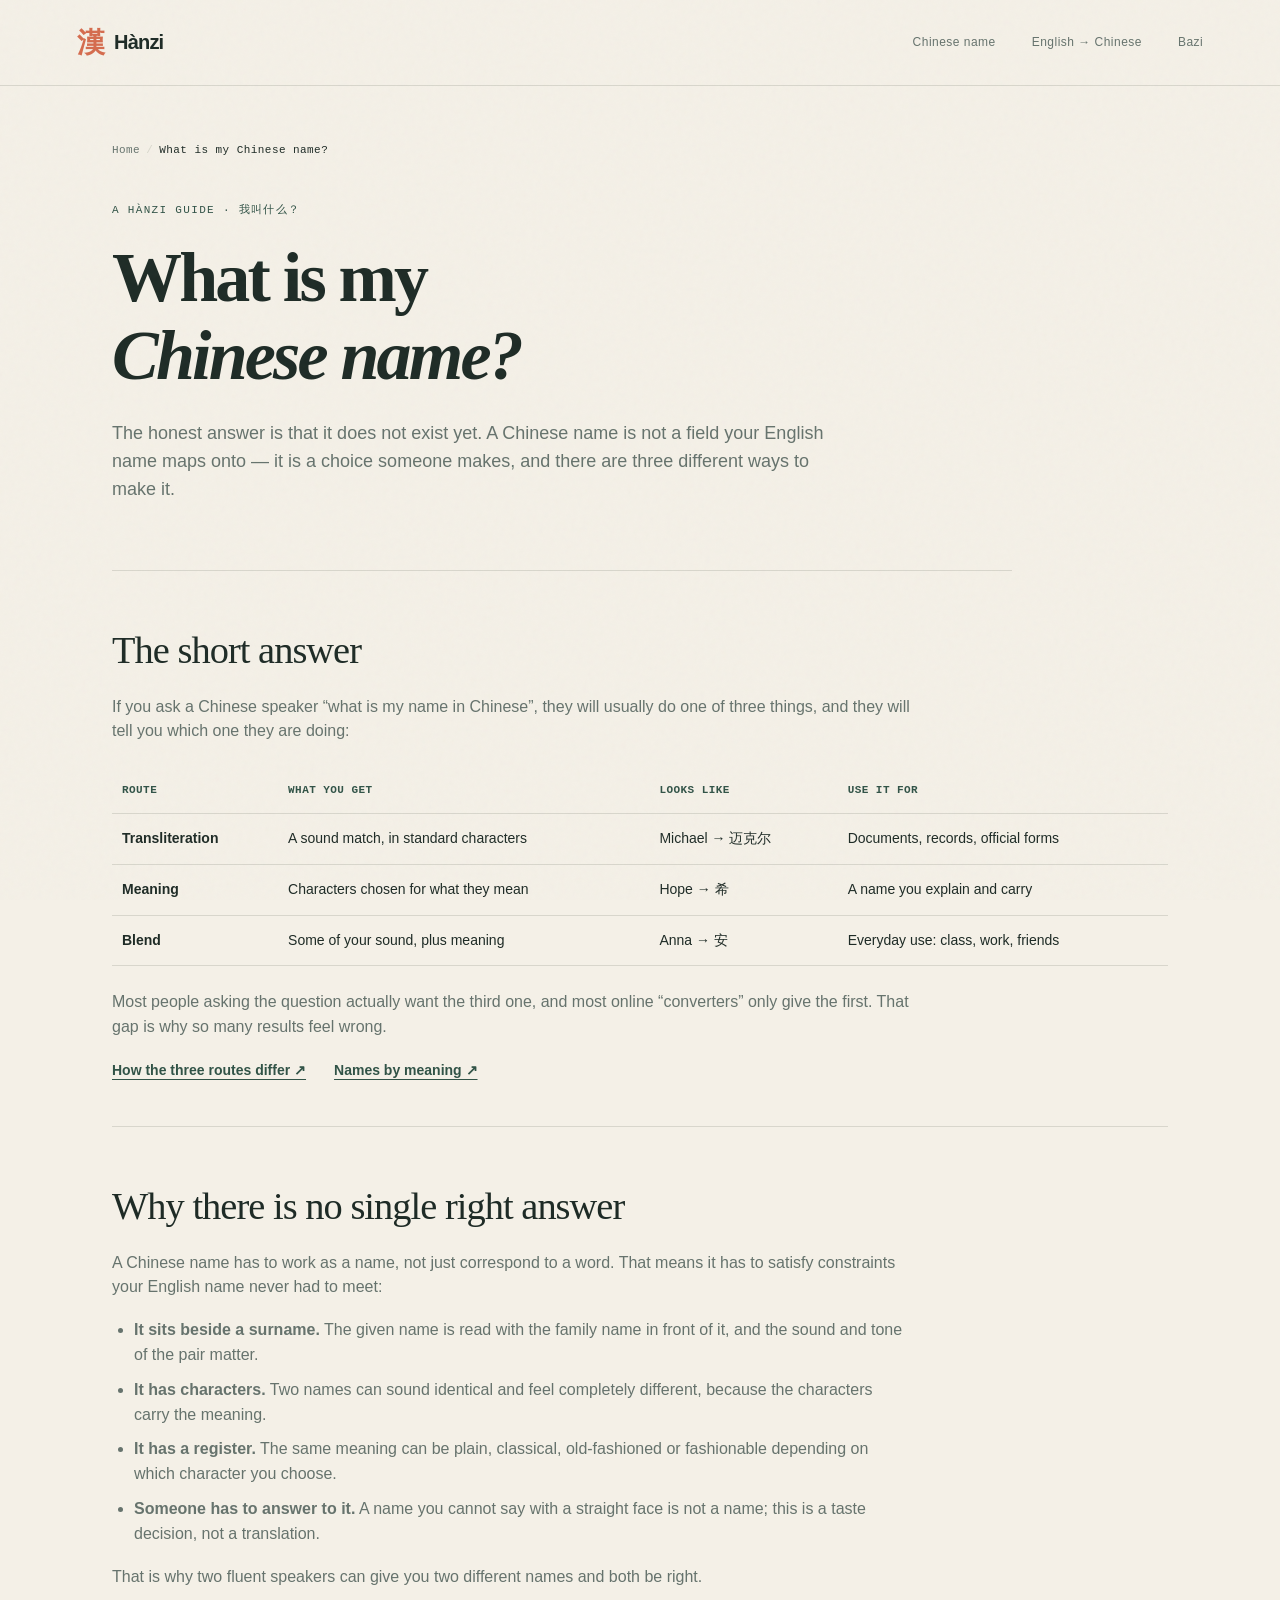
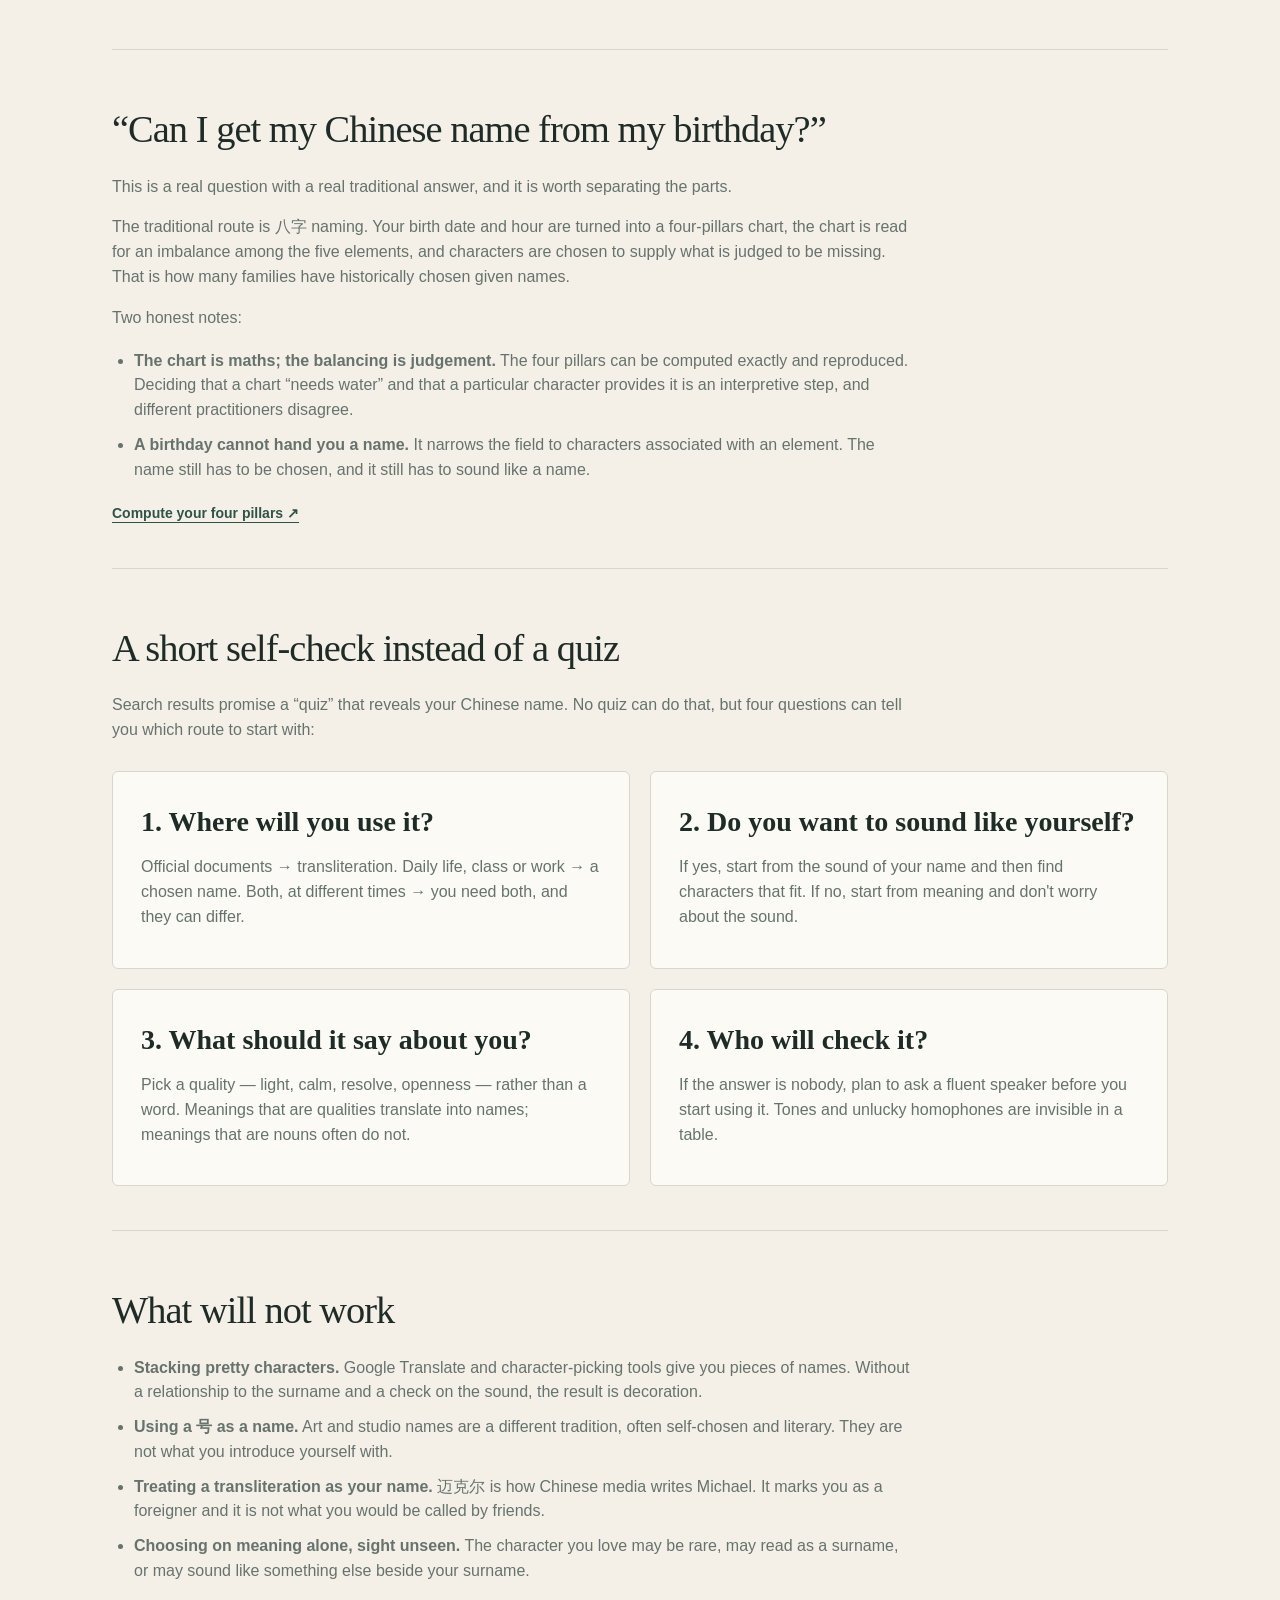
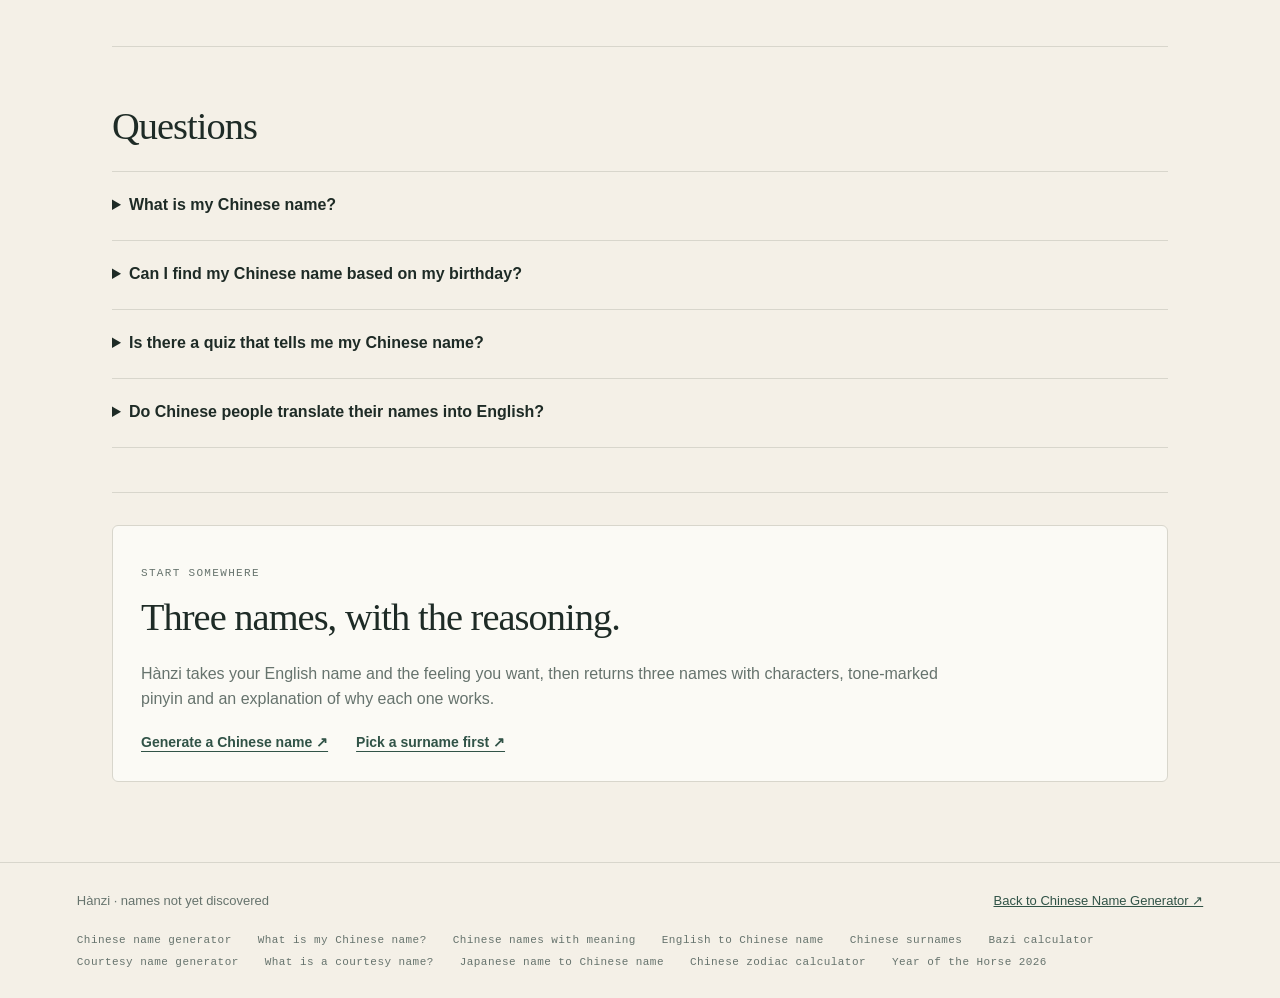
<file: what-is-my-chinese-name/index.html>
<!doctype html>
<html lang="en">
  <head>
    <meta charset="UTF-8" />
    <meta name="viewport" content="width=device-width, initial-scale=1" />
    <title>What Is My Chinese Name? Three Ways to Find It | Hànzi</title>
    <meta name="description" content="There is no single Chinese version of your name — there are three routes. How transliteration, meaning and sound matching differ, and how to choose one." />
    <link rel="canonical" href="https://www.hanziname.fun/what-is-my-chinese-name/" />
    <meta name="theme-color" content="#315347" />
    <meta property="og:type" content="article" />
    <meta property="og:site_name" content="Hànzi" />
    <meta property="og:url" content="https://www.hanziname.fun/what-is-my-chinese-name/" />
    <meta property="og:title" content="What Is My Chinese Name? Three Ways to Find It" />
    <meta property="og:description" content="Your English name has no single Chinese equivalent. Here are the three routes and how to choose." />
    <meta property="og:image" content="https://www.hanziname.fun/og-image.png" />
    <meta name="twitter:card" content="summary_large_image" />
    <meta name="twitter:title" content="What Is My Chinese Name? Three Ways to Find It" />
    <meta name="twitter:description" content="Your English name has no single Chinese equivalent. Here are the three routes." />
    <meta name="twitter:image" content="https://www.hanziname.fun/og-image.png" />
    <link rel="stylesheet" href="/styles.css" />
    <link rel="stylesheet" href="/culture.css" />
    <script type="application/ld+json">
      {"@context":"https://schema.org","@type":"Article","headline":"What Is My Chinese Name? Three Ways to Find It","url":"https://www.hanziname.fun/what-is-my-chinese-name/","description":"Why an English name has no single Chinese equivalent, the three routes to a Chinese name, and how to choose between them.","inLanguage":"en","dateModified":"2026-10-19","isPartOf":{"@type":"WebSite","name":"Hànzi","url":"https://www.hanziname.fun/"}}
    </script>
    <script type="application/ld+json">
      {"@context":"https://schema.org","@type":"BreadcrumbList","itemListElement":[{"@type":"ListItem","position":1,"name":"Home","item":"https://www.hanziname.fun/"},{"@type":"ListItem","position":2,"name":"What is my Chinese name?"}]}
    </script>
    <script type="application/ld+json">
      {"@context":"https://schema.org","@type":"FAQPage","mainEntity":[{"@type":"Question","name":"What is my Chinese name?","acceptedAnswer":{"@type":"Answer","text":"There is no single answer, because a Chinese name is not assigned by translation. You can transliterate your name by sound, choose a name by meaning, or blend the two. Each produces a different name, and none of them is more correct than the others."}},{"@type":"Question","name":"Can I find my Chinese name based on my birthday?","acceptedAnswer":{"@type":"Answer","text":"Birth data enters Chinese naming through one traditional route: the bazi chart is computed, and characters are chosen to balance its five elements. That is an interpretive practice rather than a calculation you can certify. A birthday can give you a chart, but it cannot tell you which character to use."}},{"@type":"Question","name":"Is there a quiz that tells me my Chinese name?","acceptedAnswer":{"@type":"Answer","text":"A quiz can choose a route or a style for you, but it cannot produce the name. The name depends on your surname, the tones, and choices a person makes about what they want to be called. Treat a quiz result as a starting point, not an answer."}},{"@type":"Question","name":"Do Chinese people translate their names into English?","acceptedAnswer":{"@type":"Answer","text":"Many use a romanisation of their Chinese name, or adopt an English name chosen for sound or preference. That is a one-way habit: an English name does not usually have an official Chinese equivalent waiting for it."}}]}
    </script>
  </head>
  <body>
    <a class="skip-link" href="#top">Skip to main content</a>
    <div class="grain" aria-hidden="true"></div>
    <header class="site-header">
      <a class="brand" href="/" aria-label="Hànzi home"><span class="brand-mark">漢</span><span>Hànzi</span></a>
      <nav class="nav-links" aria-label="Primary navigation">
        <a href="/" data-culture-link>Chinese name</a>
        <a href="/english-to-chinese-name/" data-culture-link>English → Chinese</a>
        <a href="/bazi/" data-culture-link>Bazi</a>
      </nav>
    </header>

    <main class="culture-main" id="top">
      <nav class="breadcrumbs" aria-label="Breadcrumb"><ol><li><a href="/">Home</a></li><li aria-current="page">What is my Chinese name?</li></ol></nav>

      <section class="culture-hero">
        <p class="culture-kicker">A Hànzi guide · 我叫什么？</p>
        <h1>What is my<br /><em>Chinese name?</em></h1>
        <p>The honest answer is that it does not exist yet. A Chinese name is not a field your English name maps onto — it is a choice someone makes, and there are three different ways to make it.</p>
      </section>

      <section class="culture-section" id="answer">
        <h2>The short answer</h2>
        <p>If you ask a Chinese speaker “what is my name in Chinese”, they will usually do one of three things, and they will tell you which one they are doing:</p>
        <div class="culture-table-wrap">
          <table class="culture-table">
            <thead><tr><th scope="col">Route</th><th scope="col">What you get</th><th scope="col">Looks like</th><th scope="col">Use it for</th></tr></thead>
            <tbody>
              <tr><td>Transliteration</td><td>A sound match, in standard characters</td><td>Michael → <span lang="zh">迈克尔</span></td><td>Documents, records, official forms</td></tr>
              <tr><td>Meaning</td><td>Characters chosen for what they mean</td><td>Hope → <span lang="zh">希</span></td><td>A name you explain and carry</td></tr>
              <tr><td>Blend</td><td>Some of your sound, plus meaning</td><td>Anna → <span lang="zh">安</span></td><td>Everyday use: class, work, friends</td></tr>
            </tbody>
          </table>
        </div>
        <p>Most people asking the question actually want the third one, and most online “converters” only give the first. That gap is why so many results feel wrong.</p>
        <div class="culture-actions">
          <a href="/english-to-chinese-name/" data-culture-link>How the three routes differ ↗</a>
          <a href="/chinese-names-with-meaning/" data-culture-link>Names by meaning ↗</a>
        </div>
      </section>

      <section class="culture-section" id="no-single">
        <h2>Why there is no single right answer</h2>
        <p>A Chinese name has to work as a name, not just correspond to a word. That means it has to satisfy constraints your English name never had to meet:</p>
        <ul>
          <li><strong>It sits beside a surname.</strong> The given name is read with the family name in front of it, and the sound and tone of the pair matter.</li>
          <li><strong>It has characters.</strong> Two names can sound identical and feel completely different, because the characters carry the meaning.</li>
          <li><strong>It has a register.</strong> The same meaning can be plain, classical, old-fashioned or fashionable depending on which character you choose.</li>
          <li><strong>Someone has to answer to it.</strong> A name you cannot say with a straight face is not a name; this is a taste decision, not a translation.</li>
        </ul>
        <p>That is why two fluent speakers can give you two different names and both be right.</p>
      </section>

      <section class="culture-section" id="birthday">
        <h2>“Can I get my Chinese name from my birthday?”</h2>
        <p>This is a real question with a real traditional answer, and it is worth separating the parts.</p>
        <p>The traditional route is <span lang="zh">八字</span> naming. Your birth date and hour are turned into a four-pillars chart, the chart is read for an imbalance among the five elements, and characters are chosen to supply what is judged to be missing. That is how many families have historically chosen given names.</p>
        <p>Two honest notes:</p>
        <ul>
          <li><strong>The chart is maths; the balancing is judgement.</strong> The four pillars can be computed exactly and reproduced. Deciding that a chart “needs water” and that a particular character provides it is an interpretive step, and different practitioners disagree.</li>
          <li><strong>A birthday cannot hand you a name.</strong> It narrows the field to characters associated with an element. The name still has to be chosen, and it still has to sound like a name.</li>
        </ul>
        <div class="culture-actions">
          <a href="/bazi/" data-culture-link>Compute your four pillars ↗</a>
        </div>
      </section>

      <section class="culture-section" id="quiz">
        <h2>A short self-check instead of a quiz</h2>
        <p>Search results promise a “quiz” that reveals your Chinese name. No quiz can do that, but four questions can tell you which route to start with:</p>
        <div class="culture-grid">
          <article class="culture-card">
            <h3>1. Where will you use it?</h3>
            <p>Official documents → transliteration. Daily life, class or work → a chosen name. Both, at different times → you need both, and they can differ.</p>
          </article>
          <article class="culture-card">
            <h3>2. Do you want to sound like yourself?</h3>
            <p>If yes, start from the sound of your name and then find characters that fit. If no, start from meaning and don't worry about the sound.</p>
          </article>
          <article class="culture-card">
            <h3>3. What should it say about you?</h3>
            <p>Pick a quality — light, calm, resolve, openness — rather than a word. Meanings that are qualities translate into names; meanings that are nouns often do not.</p>
          </article>
          <article class="culture-card">
            <h3>4. Who will check it?</h3>
            <p>If the answer is nobody, plan to ask a fluent speaker before you start using it. Tones and unlucky homophones are invisible in a table.</p>
          </article>
        </div>
      </section>

      <section class="culture-section" id="wrong">
        <h2>What will not work</h2>
        <ul>
          <li><strong>Stacking pretty characters.</strong> Google Translate and character-picking tools give you pieces of names. Without a relationship to the surname and a check on the sound, the result is decoration.</li>
          <li><strong>Using a 号 as a name.</strong> Art and studio names are a different tradition, often self-chosen and literary. They are not what you introduce yourself with.</li>
          <li><strong>Treating a transliteration as your name.</strong> <span lang="zh">迈克尔</span> is how Chinese media writes Michael. It marks you as a foreigner and it is not what you would be called by friends.</li>
          <li><strong>Choosing on meaning alone, sight unseen.</strong> The character you love may be rare, may read as a surname, or may sound like something else beside your surname.</li>
        </ul>
      </section>

      <section class="culture-section" id="faq">
        <h2>Questions</h2>
        <details><summary>What is my Chinese name?</summary><p>There is no single answer, because a Chinese name is not assigned by translation. You can transliterate your name by sound, choose a name by meaning, or blend the two. Each produces a different name, and none of them is more correct than the others.</p></details>
        <details><summary>Can I find my Chinese name based on my birthday?</summary><p>Birth data enters Chinese naming through one traditional route: the bazi chart is computed, and characters are chosen to balance its five elements. That is an interpretive practice rather than a calculation you can certify. A birthday can give you a chart, but it cannot tell you which character to use.</p></details>
        <details><summary>Is there a quiz that tells me my Chinese name?</summary><p>A quiz can choose a route or a style for you, but it cannot produce the name. The name depends on your surname, the tones, and choices a person makes about what they want to be called. Treat a quiz result as a starting point, not an answer.</p></details>
        <details><summary>Do Chinese people translate their names into English?</summary><p>Many use a romanisation of their Chinese name, or adopt an English name chosen for sound or preference. That is a one-way habit: an English name does not usually have an official Chinese equivalent waiting for it.</p></details>
      </section>

      <aside class="culture-section culture-note">
        <p class="culture-kicker">Start somewhere</p>
        <h2>Three names, with the reasoning.</h2>
        <p>Hànzi takes your English name and the feeling you want, then returns three names with characters, tone-marked pinyin and an explanation of why each one works.</p>
        <div class="culture-actions">
          <a href="/" data-culture-link>Generate a Chinese name ↗</a>
          <a href="/chinese-surnames/" data-culture-link>Pick a surname first ↗</a>
        </div>
      </aside>
    </main>

    <footer class="culture-footer">
      <span>Hànzi · names not yet discovered</span>
      <a href="/">Back to Chinese Name Generator ↗</a>
      <nav class="footer-guides" aria-label="All guides"><a href="/">Chinese name generator</a><a href="/what-is-my-chinese-name/">What is my Chinese name?</a><a href="/chinese-names-with-meaning/">Chinese names with meaning</a><a href="/english-to-chinese-name/">English to Chinese name</a><a href="/chinese-surnames/">Chinese surnames</a><a href="/bazi/">Bazi calculator</a><a href="/courtesy-name-generator/">Courtesy name generator</a><a href="/what-is-a-chinese-courtesy-name/">What is a courtesy name?</a><a href="/japanese-name-to-chinese-name/">Japanese name to Chinese name</a><a href="/chinese-zodiac/">Chinese zodiac calculator</a><a href="/chinese-zodiac/year-of-the-horse-2026/">Year of the Horse 2026</a></nav>
    </footer>
  </body>
</html>
</file>
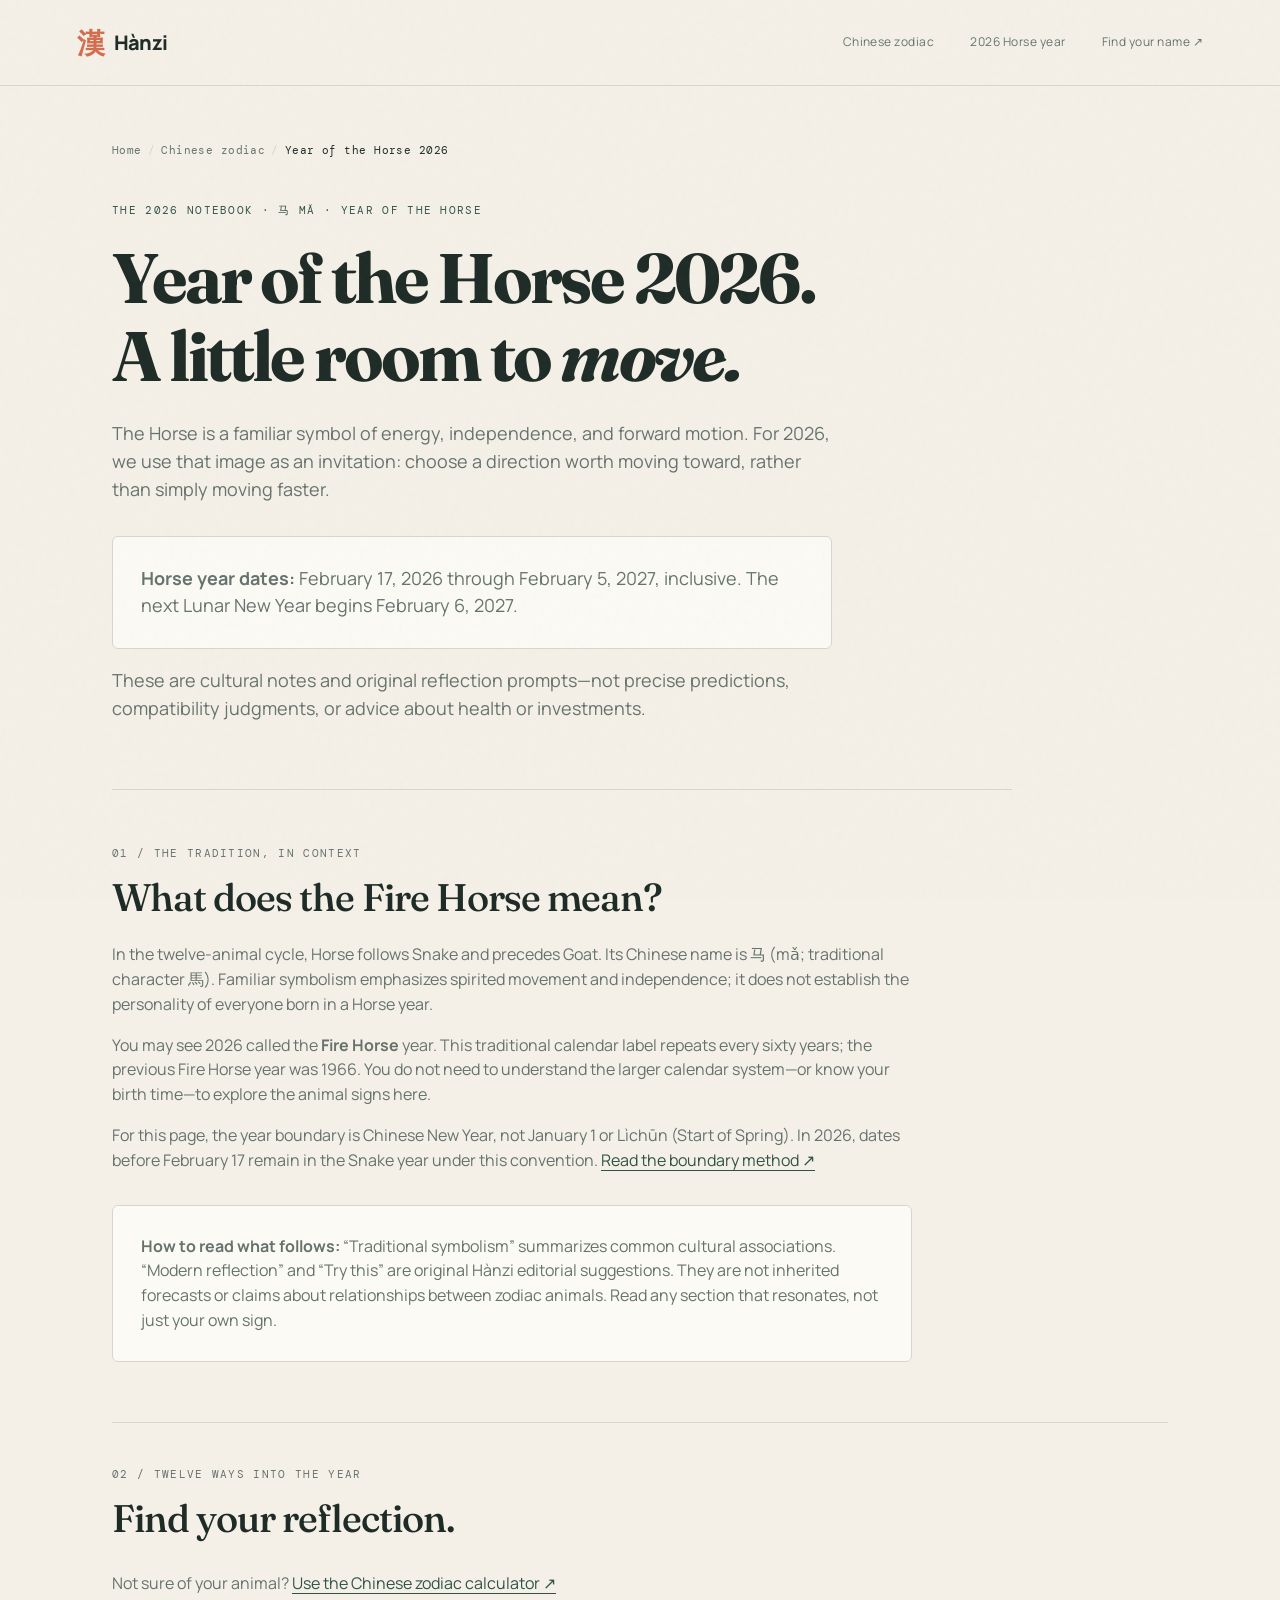
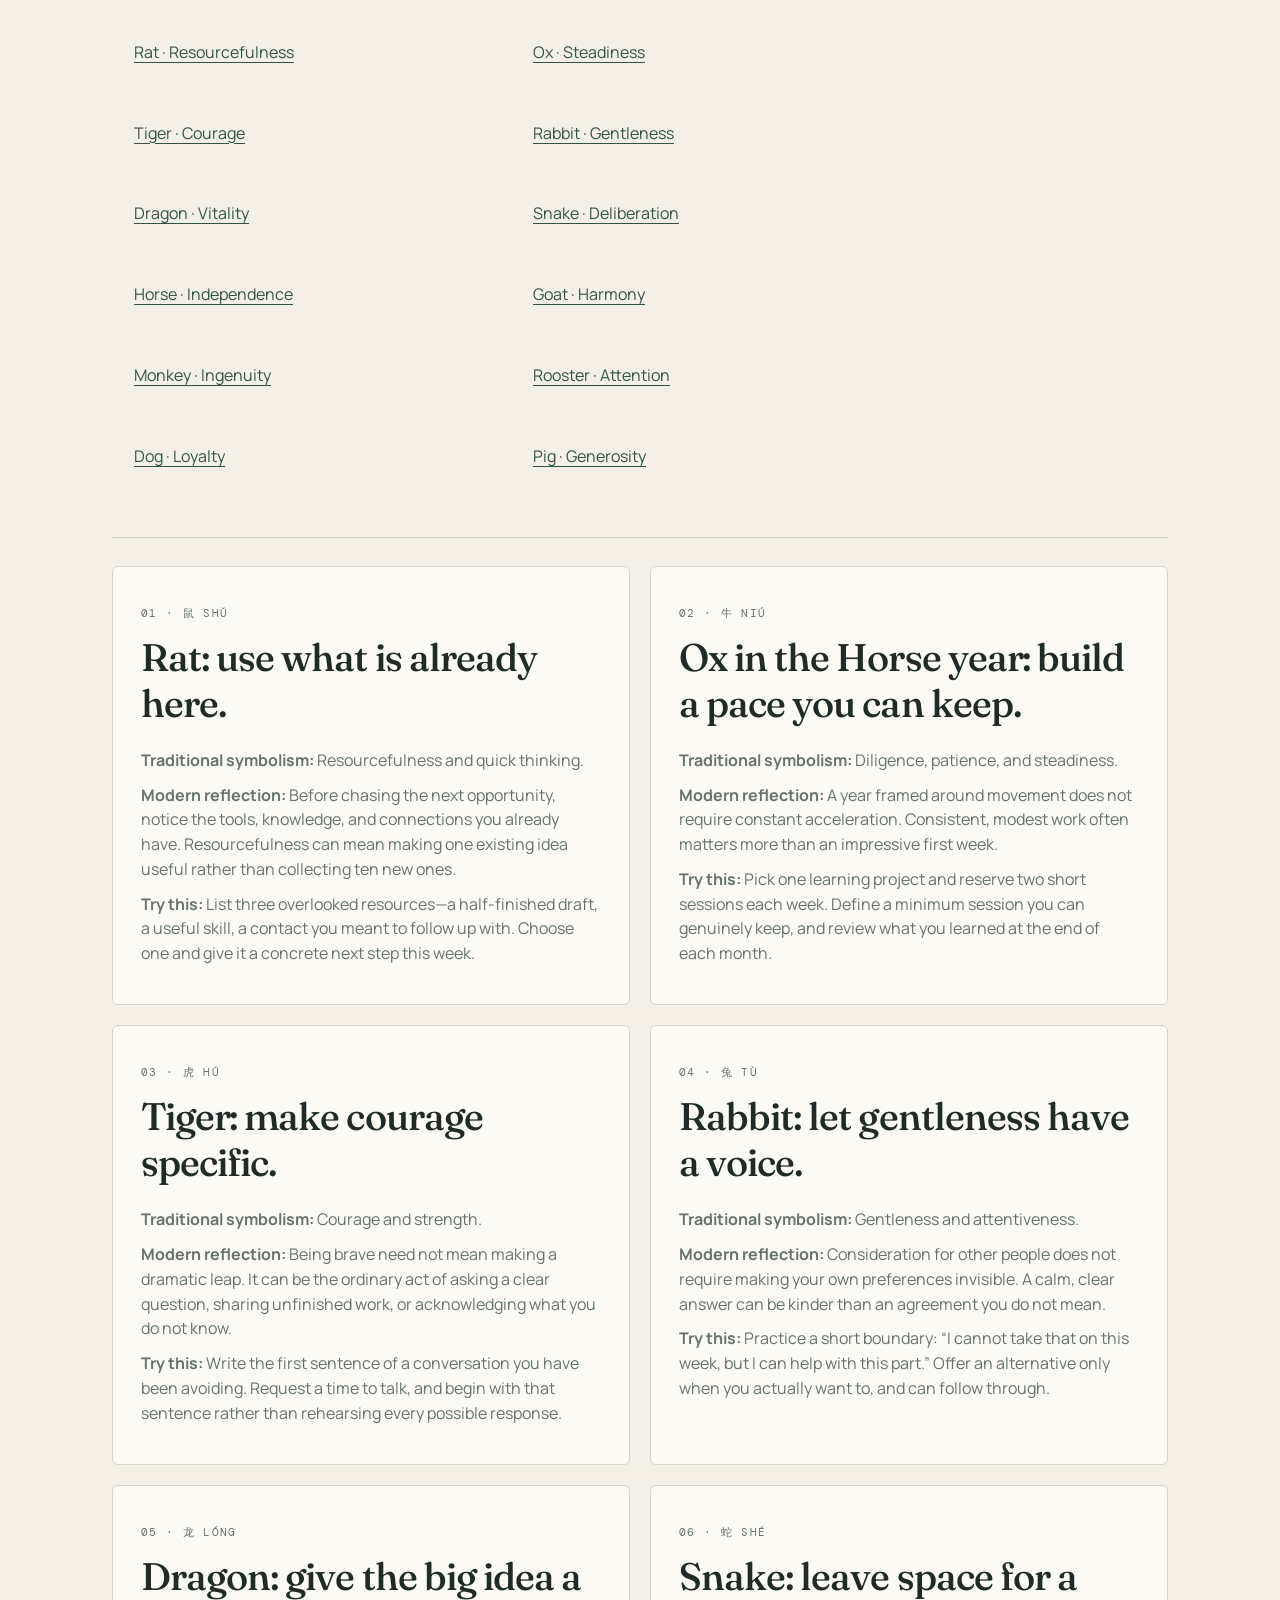
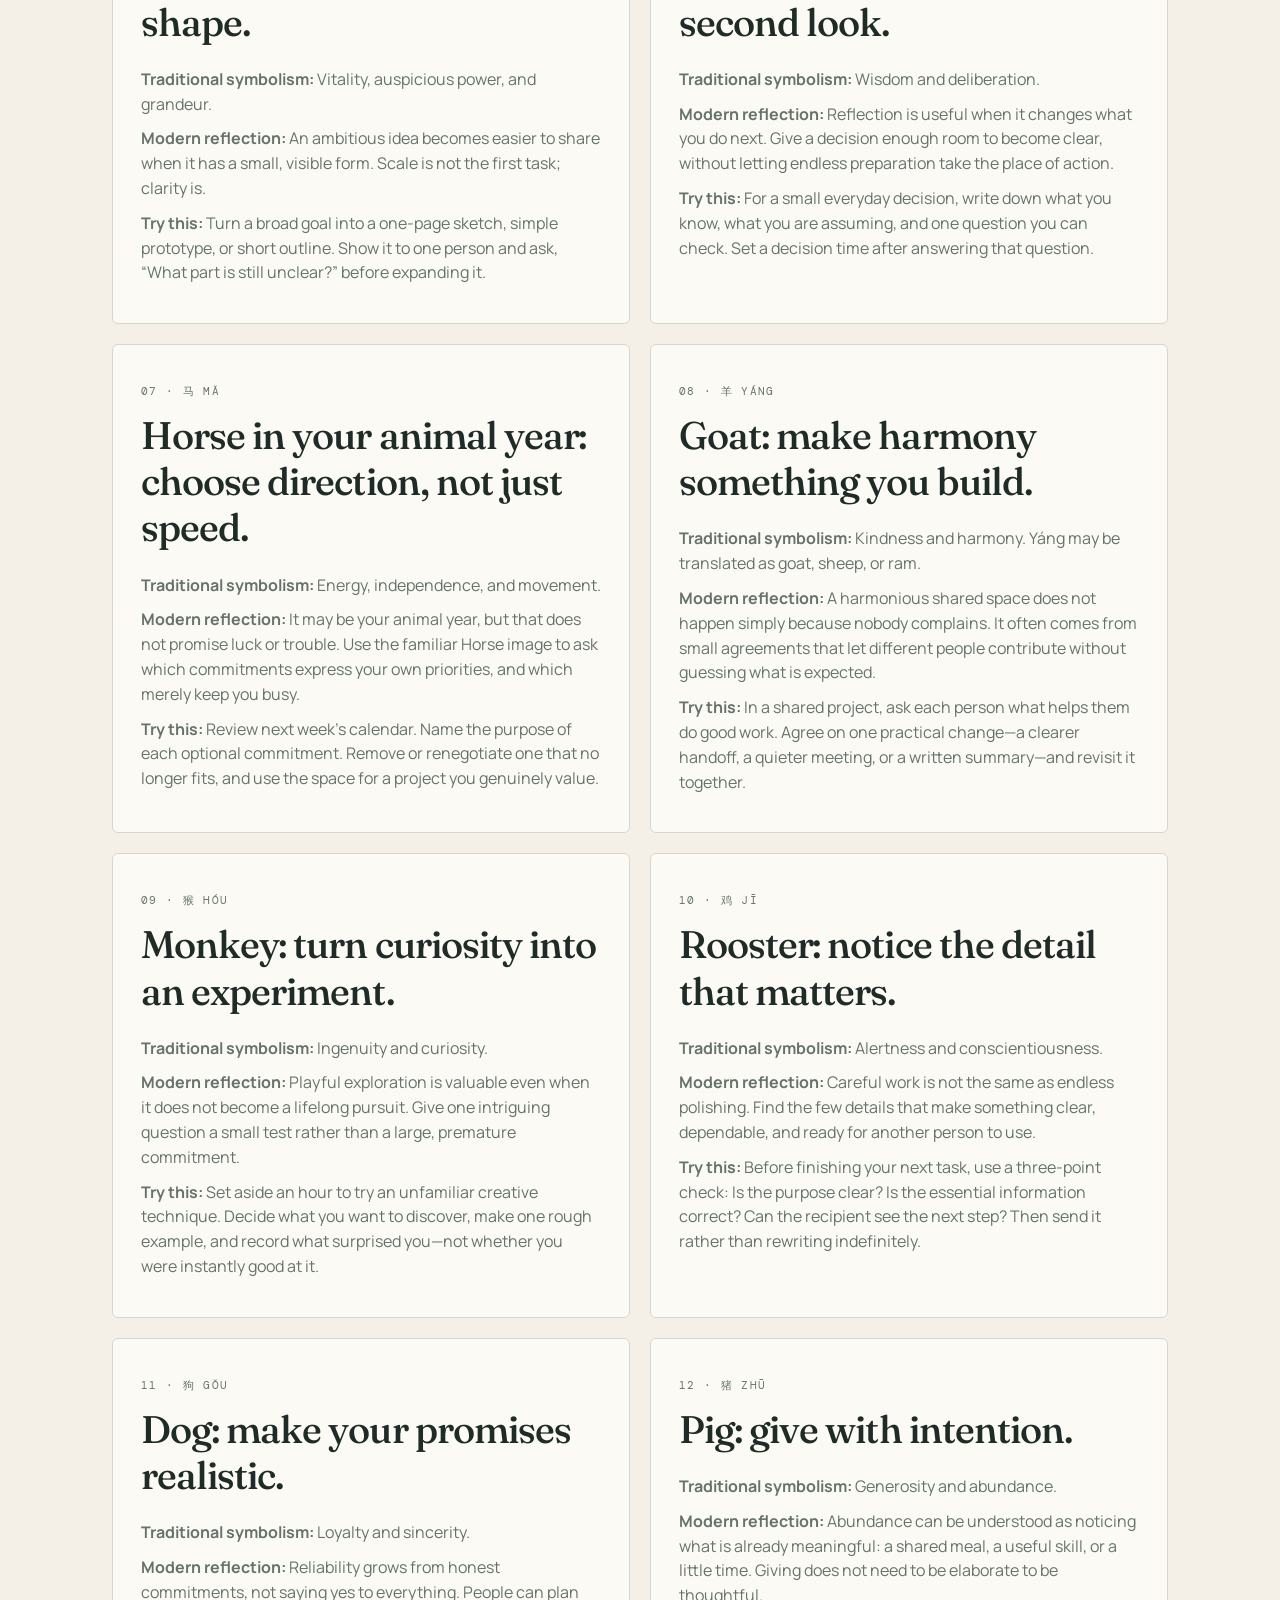
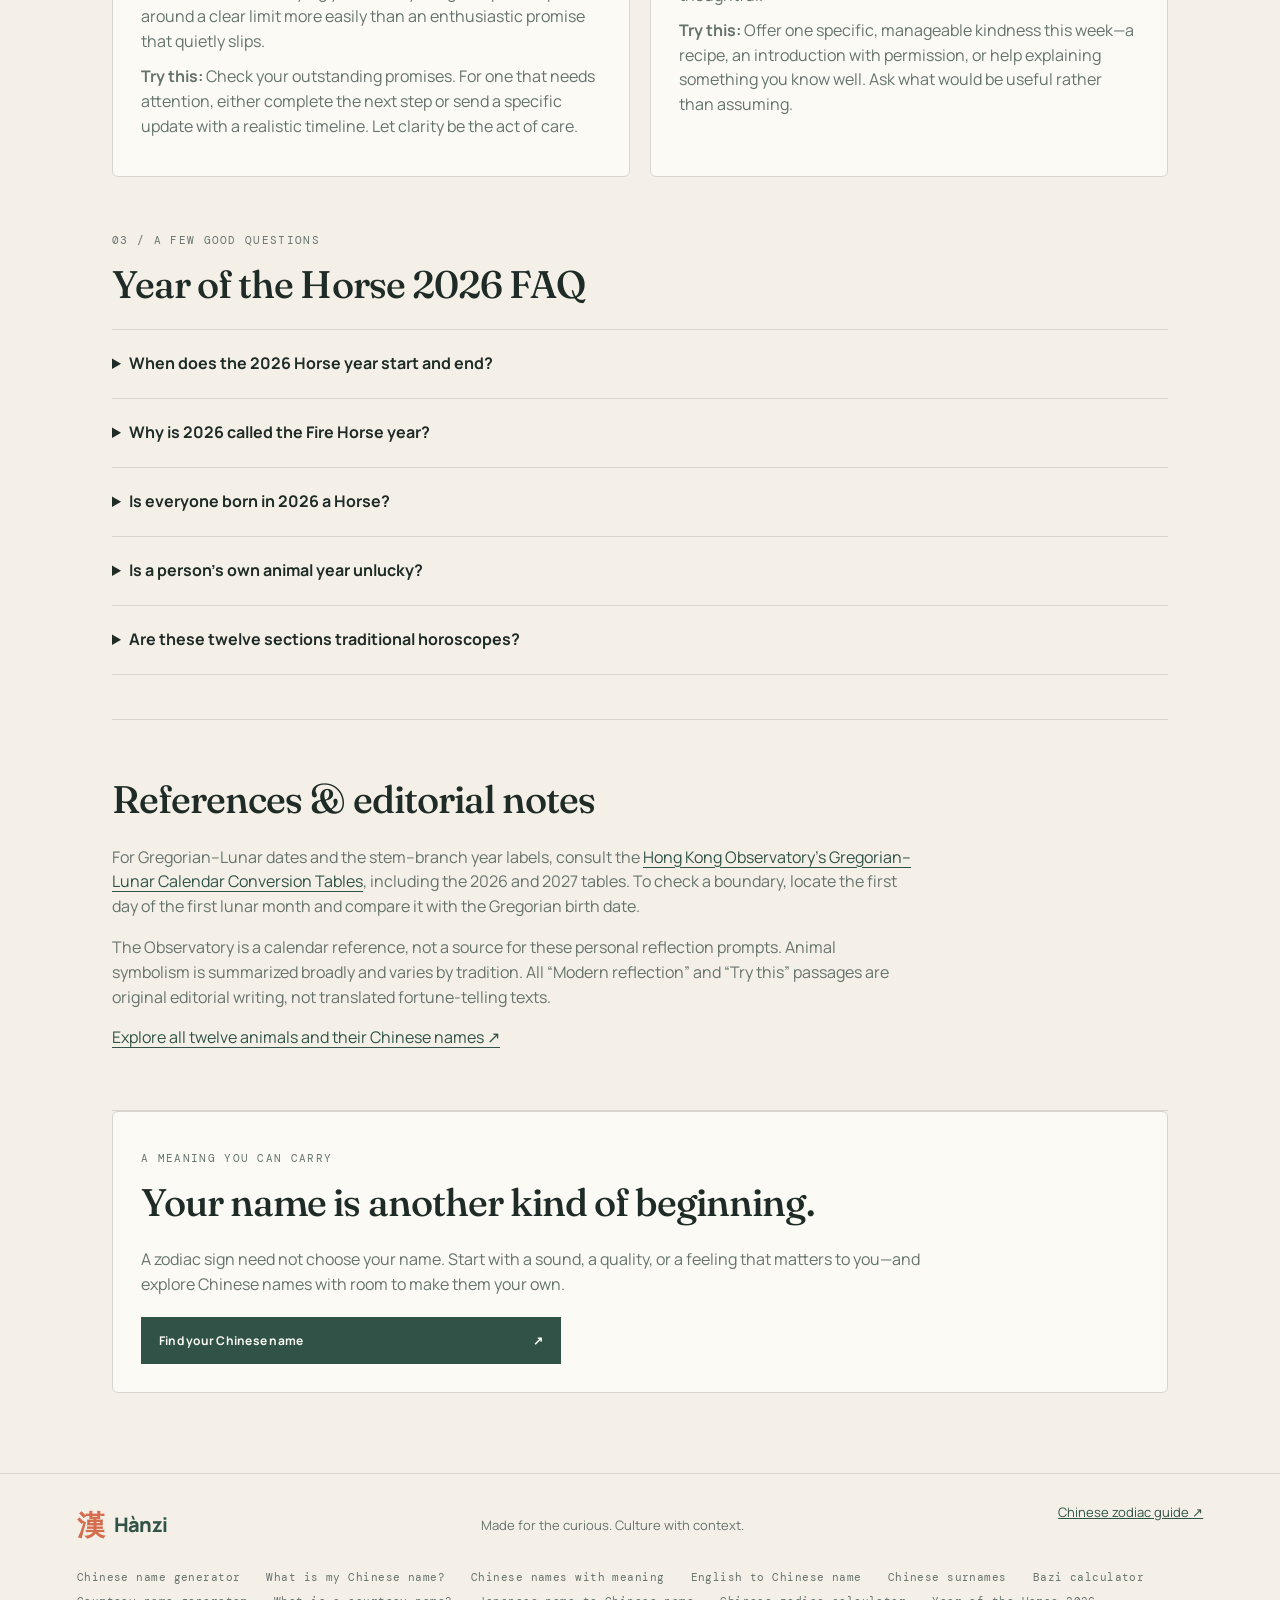
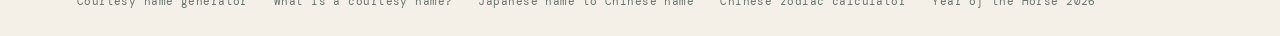
<file: chinese-zodiac/year-of-the-horse-2026/index.html>
<!doctype html>
<html lang="en">
<head>
  <meta charset="UTF-8" />
  <meta name="viewport" content="width=device-width, initial-scale=1.0" />
  <title>Year of the Horse 2026: Dates, Meaning &amp; 12 Zodiac Reflections — Hànzi</title>
  <meta name="description" content="The 2026 Year of the Fire Horse runs February 17, 2026–February 5, 2027. Explore its cultural meaning and twelve grounded, modern zodiac reflections—not predictions." />
  <link rel="canonical" href="https://www.hanziname.fun/chinese-zodiac/year-of-the-horse-2026/" />
  <meta name="theme-color" content="#315347" />
  <meta property="og:type" content="article" />
  <meta property="og:site_name" content="Hànzi" />
  <meta property="og:locale" content="en_US" />
  <meta property="og:url" content="https://www.hanziname.fun/chinese-zodiac/year-of-the-horse-2026/" />
  <meta property="og:title" content="Year of the Horse 2026: a little room to move" />
  <meta property="og:description" content="Exact Lunar New Year dates, the meaning of the Fire Horse, and twelve practical reflections inspired by Chinese zodiac symbolism." />
  <meta property="og:image" content="https://www.hanziname.fun/og-image.png" />
  <meta property="og:image:alt" content="Hànzi Chinese name guide, with the character 名 on a paper-colored card" />
  <meta name="twitter:card" content="summary_large_image" />
  <meta name="twitter:title" content="Year of the Horse 2026 — Hànzi" />
  <meta name="twitter:description" content="Dates, cultural meaning, and twelve modern reflections. A thoughtful Horse year guide, not a forecast." />
  <meta name="twitter:image" content="https://www.hanziname.fun/og-image.png" />
  <link rel="icon" href="data:image/svg+xml,%3Csvg xmlns='http://www.w3.org/2000/svg' viewBox='0 0 64 64'%3E%3Crect width='64' height='64' fill='%23f4f0e7'/%3E%3Ctext x='32' y='46' font-size='44' text-anchor='middle' fill='%23d56c4e' font-family='serif'%3E名%3C/text%3E%3C/svg%3E" />
  <link rel="preconnect" href="https://fonts.googleapis.com" />
  <link rel="preconnect" href="https://fonts.gstatic.com" crossorigin />
  <link href="https://fonts.googleapis.com/css2?family=DM+Mono:wght@400;500&amp;family=Fraunces:opsz,wght@9..144,500;9..144,600;9..144,700&amp;family=Manrope:wght@400;500;600;700;800&amp;display=swap" rel="stylesheet" />
  <link rel="stylesheet" href="/styles.css" />
  <link rel="stylesheet" href="/culture.css" />
  <script type="application/ld+json">{"@context":"https://schema.org","@type":"Article","headline":"Year of the Horse 2026: Dates, Meaning & 12 Zodiac Reflections","description":"The dates and cultural symbolism of the 2026 Fire Horse year, with clearly labeled original modern reflections for the twelve zodiac animals.","inLanguage":"en","url":"https://www.hanziname.fun/chinese-zodiac/year-of-the-horse-2026/","mainEntityOfPage":{"@type":"WebPage","@id":"https://www.hanziname.fun/chinese-zodiac/year-of-the-horse-2026/"},"image":"https://www.hanziname.fun/og-image.png","isPartOf":{"@type":"WebSite","name":"Hànzi","url":"https://www.hanziname.fun/"}}</script>
  <script src="/culture-events.js" defer></script>
  <script type="application/ld+json">{"@context":"https://schema.org","@type":"BreadcrumbList","itemListElement":[{"@type":"ListItem","position":1,"name":"Home","item":"https://www.hanziname.fun/"},{"@type":"ListItem","position":2,"name":"Chinese zodiac","item":"https://www.hanziname.fun/chinese-zodiac/"},{"@type":"ListItem","position":3,"name":"Year of the Horse 2026"}]}</script>
</head>
<body>
  <a class="skip-link" href="#top">Skip to main content</a>
  <div class="grain" aria-hidden="true"></div>
  <header class="site-header">
    <a class="brand" href="/" aria-label="Hànzi home"><span class="brand-mark" aria-hidden="true">漢</span><span>Hànzi</span></a>
    <nav class="nav-links" aria-label="Primary navigation"><a href="/chinese-zodiac/" data-culture-link>Chinese zodiac</a><a href="/chinese-zodiac/year-of-the-horse-2026/" aria-current="page" data-culture-link>2026 Horse year</a><a href="/#generator" data-culture-link>Find your name ↗</a></nav>
  </header>
  <main class="culture-main" id="top">
    <nav class="breadcrumbs" aria-label="Breadcrumb"><ol><li><a href="/">Home</a></li><li><a href="/chinese-zodiac/">Chinese zodiac</a></li><li aria-current="page">Year of the Horse 2026</li></ol></nav>
    <article>
      <header class="culture-hero">
        <p class="culture-kicker">The 2026 notebook · 马 mǎ · Year of the Horse</p>
        <h1>Year of the Horse 2026.<br />A little room to <em>move.</em></h1>
        <p>The Horse is a familiar symbol of energy, independence, and forward motion. For 2026, we use that image as an invitation: choose a direction worth moving toward, rather than simply moving faster.</p>
        <p class="culture-note"><strong>Horse year dates:</strong> <time datetime="2026-02-17">February 17, 2026</time> through <time datetime="2027-02-05">February 5, 2027</time>, inclusive. The next Lunar New Year begins <time datetime="2027-02-06">February 6, 2027</time>.</p>
        <p>These are cultural notes and original reflection prompts—not precise predictions, compatibility judgments, or advice about health or investments.</p>
      </header>

      <section class="culture-section" id="meaning" aria-labelledby="meaning-title">
        <p class="culture-kicker">01 / The tradition, in context</p>
        <h2 id="meaning-title">What does the Fire Horse mean?</h2>
        <p>In the twelve-animal cycle, Horse follows Snake and precedes Goat. Its Chinese name is <span lang="zh-Hans">马</span> (mǎ; traditional character <span lang="zh-Hant">馬</span>). Familiar symbolism emphasizes spirited movement and independence; it does not establish the personality of everyone born in a Horse year.</p>
        <p>You may see 2026 called the <strong>Fire Horse</strong> year. This traditional calendar label repeats every sixty years; the previous Fire Horse year was 1966. You do not need to understand the larger calendar system—or know your birth time—to explore the animal signs here.</p>
        <p>For this page, the year boundary is Chinese New Year, not January 1 or Lìchūn (Start of Spring). In 2026, dates before February 17 remain in the Snake year under this convention. <a href="/chinese-zodiac/#year-boundary" data-culture-link>Read the boundary method ↗</a></p>
        <p class="culture-note"><strong>How to read what follows:</strong> “Traditional symbolism” summarizes common cultural associations. “Modern reflection” and “Try this” are original Hànzi editorial suggestions. They are not inherited forecasts or claims about relationships between zodiac animals. Read any section that resonates, not just your own sign.</p>
      </section>

      <nav class="culture-toc culture-section" aria-labelledby="toc-title">
        <p class="culture-kicker">02 / Twelve ways into the year</p>
        <h2 id="toc-title">Find your reflection.</h2>
        <p>Not sure of your animal? <a href="/chinese-zodiac/#zodiac-form" data-culture-link>Use the Chinese zodiac calculator ↗</a></p>
        <ol class="culture-grid">
          <li><a href="#rat">Rat · Resourcefulness</a></li>
          <li><a href="#ox">Ox · Steadiness</a></li>
          <li><a href="#tiger">Tiger · Courage</a></li>
          <li><a href="#rabbit">Rabbit · Gentleness</a></li>
          <li><a href="#dragon">Dragon · Vitality</a></li>
          <li><a href="#snake">Snake · Deliberation</a></li>
          <li><a href="#horse">Horse · Independence</a></li>
          <li><a href="#goat">Goat · Harmony</a></li>
          <li><a href="#monkey">Monkey · Ingenuity</a></li>
          <li><a href="#rooster">Rooster · Attention</a></li>
          <li><a href="#dog">Dog · Loyalty</a></li>
          <li><a href="#pig">Pig · Generosity</a></li>
        </ol>
      </nav>

      <div class="culture-grid">
        <section class="culture-section culture-card" id="rat" aria-labelledby="rat-title">
          <p class="culture-kicker">01 · <span lang="zh-Hans">鼠</span> shǔ</p>
          <h2 id="rat-title">Rat: use what is already here.</h2>
          <p><strong>Traditional symbolism:</strong> Resourcefulness and quick thinking.</p>
          <p><strong>Modern reflection:</strong> Before chasing the next opportunity, notice the tools, knowledge, and connections you already have. Resourcefulness can mean making one existing idea useful rather than collecting ten new ones.</p>
          <p><strong>Try this:</strong> List three overlooked resources—a half-finished draft, a useful skill, a contact you meant to follow up with. Choose one and give it a concrete next step this week.</p>
        </section>
        <section class="culture-section culture-card" id="ox" aria-labelledby="ox-title">
          <p class="culture-kicker">02 · <span lang="zh-Hans">牛</span> niú</p>
          <h2 id="ox-title">Ox in the Horse year: build a pace you can keep.</h2>
          <p><strong>Traditional symbolism:</strong> Diligence, patience, and steadiness.</p>
          <p><strong>Modern reflection:</strong> A year framed around movement does not require constant acceleration. Consistent, modest work often matters more than an impressive first week.</p>
          <p><strong>Try this:</strong> Pick one learning project and reserve two short sessions each week. Define a minimum session you can genuinely keep, and review what you learned at the end of each month.</p>
        </section>
        <section class="culture-section culture-card" id="tiger" aria-labelledby="tiger-title">
          <p class="culture-kicker">03 · <span lang="zh-Hans">虎</span> hǔ</p>
          <h2 id="tiger-title">Tiger: make courage specific.</h2>
          <p><strong>Traditional symbolism:</strong> Courage and strength.</p>
          <p><strong>Modern reflection:</strong> Being brave need not mean making a dramatic leap. It can be the ordinary act of asking a clear question, sharing unfinished work, or acknowledging what you do not know.</p>
          <p><strong>Try this:</strong> Write the first sentence of a conversation you have been avoiding. Request a time to talk, and begin with that sentence rather than rehearsing every possible response.</p>
        </section>
        <section class="culture-section culture-card" id="rabbit" aria-labelledby="rabbit-title">
          <p class="culture-kicker">04 · <span lang="zh-Hans">兔</span> tù</p>
          <h2 id="rabbit-title">Rabbit: let gentleness have a voice.</h2>
          <p><strong>Traditional symbolism:</strong> Gentleness and attentiveness.</p>
          <p><strong>Modern reflection:</strong> Consideration for other people does not require making your own preferences invisible. A calm, clear answer can be kinder than an agreement you do not mean.</p>
          <p><strong>Try this:</strong> Practice a short boundary: “I cannot take that on this week, but I can help with this part.” Offer an alternative only when you actually want to, and can follow through.</p>
        </section>
        <section class="culture-section culture-card" id="dragon" aria-labelledby="dragon-title">
          <p class="culture-kicker">05 · <span lang="zh-Hans">龙</span> lóng</p>
          <h2 id="dragon-title">Dragon: give the big idea a shape.</h2>
          <p><strong>Traditional symbolism:</strong> Vitality, auspicious power, and grandeur.</p>
          <p><strong>Modern reflection:</strong> An ambitious idea becomes easier to share when it has a small, visible form. Scale is not the first task; clarity is.</p>
          <p><strong>Try this:</strong> Turn a broad goal into a one-page sketch, simple prototype, or short outline. Show it to one person and ask, “What part is still unclear?” before expanding it.</p>
        </section>
        <section class="culture-section culture-card" id="snake" aria-labelledby="snake-title">
          <p class="culture-kicker">06 · <span lang="zh-Hans">蛇</span> shé</p>
          <h2 id="snake-title">Snake: leave space for a second look.</h2>
          <p><strong>Traditional symbolism:</strong> Wisdom and deliberation.</p>
          <p><strong>Modern reflection:</strong> Reflection is useful when it changes what you do next. Give a decision enough room to become clear, without letting endless preparation take the place of action.</p>
          <p><strong>Try this:</strong> For a small everyday decision, write down what you know, what you are assuming, and one question you can check. Set a decision time after answering that question.</p>
        </section>
        <section class="culture-section culture-card" id="horse" aria-labelledby="horse-title">
          <p class="culture-kicker">07 · <span lang="zh-Hans">马</span> mǎ</p>
          <h2 id="horse-title">Horse in your animal year: choose direction, not just speed.</h2>
          <p><strong>Traditional symbolism:</strong> Energy, independence, and movement.</p>
          <p><strong>Modern reflection:</strong> It may be your animal year, but that does not promise luck or trouble. Use the familiar Horse image to ask which commitments express your own priorities, and which merely keep you busy.</p>
          <p><strong>Try this:</strong> Review next week's calendar. Name the purpose of each optional commitment. Remove or renegotiate one that no longer fits, and use the space for a project you genuinely value.</p>
        </section>
        <section class="culture-section culture-card" id="goat" aria-labelledby="goat-title">
          <p class="culture-kicker">08 · <span lang="zh-Hans">羊</span> yáng</p>
          <h2 id="goat-title">Goat: make harmony something you build.</h2>
          <p><strong>Traditional symbolism:</strong> Kindness and harmony. Yáng may be translated as goat, sheep, or ram.</p>
          <p><strong>Modern reflection:</strong> A harmonious shared space does not happen simply because nobody complains. It often comes from small agreements that let different people contribute without guessing what is expected.</p>
          <p><strong>Try this:</strong> In a shared project, ask each person what helps them do good work. Agree on one practical change—a clearer handoff, a quieter meeting, or a written summary—and revisit it together.</p>
        </section>
        <section class="culture-section culture-card" id="monkey" aria-labelledby="monkey-title">
          <p class="culture-kicker">09 · <span lang="zh-Hans">猴</span> hóu</p>
          <h2 id="monkey-title">Monkey: turn curiosity into an experiment.</h2>
          <p><strong>Traditional symbolism:</strong> Ingenuity and curiosity.</p>
          <p><strong>Modern reflection:</strong> Playful exploration is valuable even when it does not become a lifelong pursuit. Give one intriguing question a small test rather than a large, premature commitment.</p>
          <p><strong>Try this:</strong> Set aside an hour to try an unfamiliar creative technique. Decide what you want to discover, make one rough example, and record what surprised you—not whether you were instantly good at it.</p>
        </section>
        <section class="culture-section culture-card" id="rooster" aria-labelledby="rooster-title">
          <p class="culture-kicker">10 · <span lang="zh-Hans">鸡</span> jī</p>
          <h2 id="rooster-title">Rooster: notice the detail that matters.</h2>
          <p><strong>Traditional symbolism:</strong> Alertness and conscientiousness.</p>
          <p><strong>Modern reflection:</strong> Careful work is not the same as endless polishing. Find the few details that make something clear, dependable, and ready for another person to use.</p>
          <p><strong>Try this:</strong> Before finishing your next task, use a three-point check: Is the purpose clear? Is the essential information correct? Can the recipient see the next step? Then send it rather than rewriting indefinitely.</p>
        </section>
        <section class="culture-section culture-card" id="dog" aria-labelledby="dog-title">
          <p class="culture-kicker">11 · <span lang="zh-Hans">狗</span> gǒu</p>
          <h2 id="dog-title">Dog: make your promises realistic.</h2>
          <p><strong>Traditional symbolism:</strong> Loyalty and sincerity.</p>
          <p><strong>Modern reflection:</strong> Reliability grows from honest commitments, not saying yes to everything. People can plan around a clear limit more easily than an enthusiastic promise that quietly slips.</p>
          <p><strong>Try this:</strong> Check your outstanding promises. For one that needs attention, either complete the next step or send a specific update with a realistic timeline. Let clarity be the act of care.</p>
        </section>
        <section class="culture-section culture-card" id="pig" aria-labelledby="pig-title">
          <p class="culture-kicker">12 · <span lang="zh-Hans">猪</span> zhū</p>
          <h2 id="pig-title">Pig: give with intention.</h2>
          <p><strong>Traditional symbolism:</strong> Generosity and abundance.</p>
          <p><strong>Modern reflection:</strong> Abundance can be understood as noticing what is already meaningful: a shared meal, a useful skill, or a little time. Giving does not need to be elaborate to be thoughtful.</p>
          <p><strong>Try this:</strong> Offer one specific, manageable kindness this week—a recipe, an introduction with permission, or help explaining something you know well. Ask what would be useful rather than assuming.</p>
        </section>
      </div>

      <section class="culture-section" aria-labelledby="faq-title">
        <p class="culture-kicker">03 / A few good questions</p>
        <h2 id="faq-title">Year of the Horse 2026 FAQ</h2>
        <details><summary>When does the 2026 Horse year start and end?</summary><p>Using the Lunar New Year convention, it starts February 17, 2026 and ends February 5, 2027. The next animal year, Goat, starts February 6, 2027. January 1, 2026 is not the zodiac boundary.</p></details>
        <details><summary>Why is 2026 called the Fire Horse year?</summary><p>Fire Horse is the traditional calendar label for this particular Horse year. The combination repeats every sixty years, most recently in 1966. This guide focuses on the twelve animals rather than a birth-hour reading.</p></details>
        <details><summary>Is everyone born in 2026 a Horse?</summary><p>No. Under this page's Lunar New Year convention, people born January 1–February 16, 2026 are in the Snake year. Those born February 17 onward are in the Horse year. Use the <a href="/chinese-zodiac/#zodiac-form" data-culture-link>calculator with your full birth date</a> to check the boundary.</p></details>
        <details><summary>Is a person's own animal year unlucky?</summary><p>Some folk traditions treat one's own animal year, called běnmìngnián (本命年), as a time for extra care and may include wearing red. Customs vary. They are not evidence that misfortune will occur, and this guide does not predict luck for any sign.</p></details>
        <details><summary>Are these twelve sections traditional horoscopes?</summary><p>No. They pair familiar animal symbolism with original modern prompts. They do not calculate fortune, rank compatible signs, or claim traditional relationships between your animal and Horse. They are ideas to consider, not forecasts to believe.</p></details>
      </section>

      <section class="culture-section" aria-labelledby="references-title">
        <h2 id="references-title">References &amp; editorial notes</h2>
        <p>For Gregorian–Lunar dates and the stem–branch year labels, consult the <a href="https://www.hko.gov.hk/en/gts/time/conversion.htm">Hong Kong Observatory's Gregorian–Lunar Calendar Conversion Tables</a>, including the 2026 and 2027 tables. To check a boundary, locate the first day of the first lunar month and compare it with the Gregorian birth date.</p>
        <p>The Observatory is a calendar reference, not a source for these personal reflection prompts. Animal symbolism is summarized broadly and varies by tradition. All “Modern reflection” and “Try this” passages are original editorial writing, not translated fortune-telling texts.</p>
        <p><a href="/chinese-zodiac/" data-culture-link>Explore all twelve animals and their Chinese names ↗</a></p>
      </section>
      <section class="culture-section culture-card" aria-labelledby="name-cta-title">
        <p class="culture-kicker">A meaning you can carry</p>
        <h2 id="name-cta-title">Your name is another kind of beginning.</h2>
        <p>A zodiac sign need not choose your name. Start with a sound, a quality, or a feeling that matters to you—and explore Chinese names with room to make them your own.</p>
        <a class="secondary-button" href="/#generator" data-culture-link>Find your Chinese name <span aria-hidden="true">↗</span></a>
      </section>
    </article>
  </main>
  <footer class="culture-footer"><a class="brand" href="/"><span class="brand-mark" aria-hidden="true">漢</span><span>Hànzi</span></a><p>Made for the curious. Culture with context.</p><a href="/chinese-zodiac/" data-culture-link>Chinese zodiac guide ↗</a><nav class="footer-guides" aria-label="All guides"><a href="/">Chinese name generator</a><a href="/what-is-my-chinese-name/">What is my Chinese name?</a><a href="/chinese-names-with-meaning/">Chinese names with meaning</a><a href="/english-to-chinese-name/">English to Chinese name</a><a href="/chinese-surnames/">Chinese surnames</a><a href="/bazi/">Bazi calculator</a><a href="/courtesy-name-generator/">Courtesy name generator</a><a href="/what-is-a-chinese-courtesy-name/">What is a courtesy name?</a><a href="/japanese-name-to-chinese-name/">Japanese name to Chinese name</a><a href="/chinese-zodiac/">Chinese zodiac calculator</a><a href="/chinese-zodiac/year-of-the-horse-2026/">Year of the Horse 2026</a></nav></footer>
</body>
</html>
</file>
<file: styles.css>
@font-face{font-family:HanziBrush;src:url('/assets/fonts/brush.ttf?v=canger-bangshu-1') format('truetype');font-display:block}.share-dialog{border:0;padding:20px;background:var(--paper);max-width:min(92vw,620px);border-radius:4px}.share-dialog::backdrop{background:rgba(30,43,38,.62)}.share-dialog img{display:block;width:100%;height:auto}.share-actions{display:flex;gap:8px;flex-wrap:wrap;margin-top:14px}.share-actions button,.share-actions a,.share-page button{border:1px solid var(--line);background:var(--cream);color:var(--ink);padding:10px 14px;text-decoration:none;cursor:pointer}.share-dialog p{color:var(--muted);font-size:13px}.shared-card{max-width:680px;margin:30px auto;padding:52px 30px;background:var(--cream);border:1px solid var(--line)}.shared-card h1{font-family:HanziBrush,KaiTi,serif;font-size:clamp(90px,16vw,180px);font-weight:400;line-height:1.1}.shared-card .pinyin{font-family:var(--serif);font-size:24px;color:var(--green)}:root{--ink:#1e2b26;--muted:#66736d;--paper:#f4f0e7;--cream:#fbfaf5;--sage:#b7c4ae;--green:#315347;--coral:#d56c4e;--line:#d8d6cc;--serif:'Fraunces',Georgia,serif;--sans:'Manrope',sans-serif;--mono:'DM Mono',monospace}*{box-sizing:border-box}html{scroll-behavior:smooth}body{margin:0;background:var(--paper);color:var(--ink);font-family:var(--sans);font-size:16px;line-height:1.55;overflow-x:hidden}.grain{position:fixed;inset:0;pointer-events:none;opacity:.06;z-index:10;background-image:url("data:image/svg+xml,%3Csvg viewBox='0 0 180 180' xmlns='http://www.w3.org/2000/svg'%3E%3Cfilter id='n'%3E%3CfeTurbulence type='fractalNoise' baseFrequency='.9' numOctaves='4' stitchTiles='stitch'/%3E%3C/filter%3E%3Crect width='100%25' height='100%25' filter='url(%23n)' opacity='.45'/%3E%3C/svg%3E")}.site-header{height:86px;padding:0 6vw;display:flex;align-items:center;justify-content:space-between;border-bottom:1px solid var(--line)}.brand{display:flex;align-items:center;gap:10px;color:var(--ink);font-weight:800;letter-spacing:-.04em;font-size:20px;text-decoration:none}.brand-mark{font-family:var(--serif);font-size:28px;font-weight:600;color:var(--coral);line-height:1}.nav-links{display:flex;gap:36px;margin-left:10vw}.nav-links a,.header-note{color:var(--muted);font-size:12px;text-decoration:none;letter-spacing:.04em}.nav-links a:hover,.text-button:hover{color:var(--coral)}.header-note{font-family:var(--mono);font-size:10px;text-transform:uppercase;letter-spacing:.1em}.dot{display:inline-block;width:6px;height:6px;background:var(--coral);border-radius:50%;margin:0 8px 1px 0}.hero{min-height:0;padding:68px 11vw 54px;display:grid;grid-template-columns:minmax(0,760px) 1fr;gap:5vw;position:relative}.hero:after{content:'你好';position:absolute;right:-2vw;bottom:-100px;color:rgba(49,83,71,.055);font-family:var(--serif);font-size:300px;font-weight:600;line-height:1}.character-stage{perspective:700px}.flip-character{backface-visibility:hidden}.eyebrow{font-family:var(--mono);font-size:10px;letter-spacing:.15em;text-transform:uppercase;color:var(--muted);margin:0 0 25px}.eyebrow span{color:var(--coral);margin-right:13px}.hero h1,.section-intro h2,.results-heading h2,.how-heading h2{font-family:var(--serif);font-weight:600;letter-spacing:-.06em;line-height:.98;margin:0}.hero h1{font-size:clamp(54px,7vw,104px);max-width:900px}.hero h1 em{color:var(--coral);font-style:normal}.hero-lede{max-width:435px;font-size:18px;color:var(--muted);margin:42px 0 26px}.hero-meta{font-family:var(--mono);font-size:11px;color:var(--green)}.scribble{color:var(--coral);font-size:18px}.hero-aside{display:flex;align-items:center;justify-content:flex-end;gap:20px;padding-top:26px}.character-stage{width:250px;height:250px;position:relative;display:grid;place-items:center}.character-stage:before,.character-stage:after{content:'';position:absolute;border:1px solid rgba(213,108,78,.45);border-radius:50%;transform:rotate(-18deg)}.character-stage:before{inset:16px 2px 30px 22px}.character-stage:after{inset:32px 24px 10px 5px;border-color:rgba(49,83,71,.25);transform:rotate(24deg)}.flip-character{width:118px;height:118px;border:1px solid var(--coral);border-radius:50%;display:grid;place-items:center;color:var(--coral);font:600 65px/1 var(--serif);background:var(--paper);box-shadow:0 0 0 9px var(--paper);position:relative;z-index:2;transform-origin:center;transition:transform .34s cubic-bezier(.65,0,.35,1),opacity .18s ease}.flip-character.is-turning{transform:rotateX(88deg) scale(.92);opacity:.08}.flip-caption{position:absolute;bottom:2px;right:2px;color:var(--muted);font:10px/1.5 var(--mono);letter-spacing:.08em;text-transform:uppercase;text-align:right;z-index:3}.flip-caption span{color:var(--coral)}.character-orbit{position:absolute;font:500 29px var(--serif);color:var(--green);z-index:3;animation:drift 5s ease-in-out infinite}.orbit-one{top:10px;left:75px}.orbit-two{bottom:40px;left:18px;animation-delay:-1.4s;color:var(--coral)}.orbit-three{top:80px;right:8px;animation-delay:-2.6s}.vertical-note{writing-mode:vertical-rl;color:var(--muted);font:10px/1.8 var(--mono);letter-spacing:.12em}@keyframes drift{0%,100%{transform:translate3d(0,0,0) rotate(-5deg)}50%{transform:translate3d(4px,-9px,0) rotate(5deg)}}.generator-section{padding:74px 11vw 92px;background:var(--green);color:var(--cream);display:grid;grid-template-columns:1fr minmax(380px,560px);gap:7vw;align-items:start}.section-intro{padding-top:20px}.section-intro .eyebrow{color:#b9c8bb}.section-intro h2,.results-heading h2,.how-heading h2{font-size:clamp(48px,6vw,82px)}.section-intro h2 span,.results-heading h2 span,.how-heading h2 span{color:#d9ae77;font-style:italic}.section-intro>p:last-child{color:#c0ccc4;max-width:280px;margin-top:30px}.generator-card{background:var(--cream);color:var(--ink);padding:34px 38px 30px;box-shadow:12px 12px 0 rgba(16,37,30,.3)}.form-topline{display:flex;justify-content:space-between;font:10px var(--mono);letter-spacing:.13em;color:var(--coral);margin-bottom:38px}.field-label,legend{display:block;font-size:12px;font-weight:800;letter-spacing:.02em;margin-bottom:11px}.field-label span{color:var(--muted);font-weight:400}.name-input-wrap{display:flex;border-bottom:2px solid var(--ink);align-items:center}.name-input-wrap input{width:100%;border:0;outline:0;background:transparent;padding:7px 0 12px;font:500 29px var(--serif);color:var(--ink)}.name-input-wrap input::placeholder{color:#b4b4aa}.input-arrow{font-size:25px;color:var(--coral)}.helper{font-size:11px;color:var(--muted);margin:10px 0 37px}fieldset{border:0;padding:0;margin:0 0 29px}legend{margin-bottom:13px}.chip-grid{display:flex;gap:8px;flex-wrap:wrap;max-width:470px}.chip{font:11px var(--mono);color:var(--green);border:1px solid #aeb9ae;background:#f7f6ef;padding:10px 14px;border-radius:20px;cursor:pointer;transition:background .2s,border-color .2s,color .2s,transform .2s;position:relative;z-index:2;pointer-events:auto;white-space:nowrap}.chip:focus-visible{outline:3px solid var(--coral);outline-offset:2px}.chip:hover,.chip.selected{background:var(--sage);border-color:var(--sage);color:var(--ink);transform:translateY(-1px)}.form-row{display:grid;grid-template-columns:1fr 1fr;gap:17px;margin-bottom:31px}select{width:100%;border:1px solid #d5d4ca;background:transparent;padding:12px 10px;color:var(--ink);font:11px var(--sans);outline:0;border-radius:0}select:focus,.name-input-wrap:focus-within{border-color:var(--coral)}.primary-button,.secondary-button{border:0;cursor:pointer;display:flex;justify-content:space-between;align-items:center;width:100%;background:var(--coral);color:white;padding:17px 19px;font:700 12px var(--sans);letter-spacing:.02em;transition:transform .2s,background .2s}.primary-button:disabled{cursor:wait;opacity:.72;transform:none}.primary-button:hover{background:#bd563d;transform:translateY(-2px)}.agent-delay-note{margin:8px 0 0;color:var(--muted);font-size:11px;letter-spacing:.01em}.form-footnote{font:10px var(--mono);color:var(--muted);margin:18px 0 0}.spark{color:var(--coral);font-size:14px}.results-section{padding:145px 11vw 115px;background:var(--cream)}.is-hidden{display:none}.results-heading{display:flex;justify-content:space-between;align-items:end;margin-bottom:55px}.text-button{border:0;background:transparent;color:var(--muted);font:11px var(--mono);cursor:pointer;padding:12px 0}.name-grid{display:grid;grid-template-columns:repeat(3,1fr);gap:18px}.name-card{border:1px solid var(--line);padding:30px 26px 28px;min-height:390px;display:flex;flex-direction:column;animation:rise .55s both}.name-card:nth-child(2){animation-delay:.1s}.name-card:nth-child(3){animation-delay:.2s}.card-index{font:10px var(--mono);color:var(--coral);margin-bottom:46px}.characters{font:600 58px/1 var(--serif);letter-spacing:-.06em;margin-bottom:10px}.pinyin{font:14px var(--mono);color:var(--coral);margin-bottom:30px}.meaning{font-size:12px;color:var(--muted);line-height:1.7;min-height:63px}.meaning b{color:var(--ink);font-weight:600}.tag-row{display:flex;gap:5px;flex-wrap:wrap;margin-top:auto}.tag{background:#e9e8df;padding:5px 8px;font:9px var(--mono);color:var(--green)}.why{border-top:1px solid var(--line);margin-top:24px;padding-top:18px;font-size:12px;line-height:1.6;color:var(--muted)}.why strong{display:block;color:var(--ink);font-size:10px;font-family:var(--mono);letter-spacing:.1em;text-transform:uppercase;margin-bottom:6px}.card-actions{display:flex;gap:7px;margin-top:18px;padding-top:15px;border-top:1px solid var(--line)}.card-action{flex:1;font:10px var(--mono);letter-spacing:.08em;text-transform:uppercase;color:var(--green);background:transparent;border:1px solid #cdd2c8;padding:10px 8px;cursor:pointer;transition:background .18s,border-color .18s,color .18s}.card-action:hover{background:var(--sage);border-color:var(--sage);color:var(--ink)}.card-action.is-done{background:var(--green);border-color:var(--green);color:var(--cream)}.card-action:focus-visible{outline:3px solid var(--coral);outline-offset:2px}.results-footer{display:flex;justify-content:center;gap:20px;align-items:center;margin-top:55px;color:var(--muted);font-size:13px}.secondary-button{width:auto;background:var(--green);gap:34px;padding:15px 18px}.secondary-button:hover{background:#233e34}.manifesto{padding:155px 20vw 160px;text-align:center;background:var(--paper);position:relative}.manifesto-line{height:1px;background:var(--coral);width:36px;margin:0 auto 32px}.manifesto blockquote{font:500 clamp(35px,5vw,72px)/1.02 var(--serif);letter-spacing:-.05em;margin:0 auto;max-width:900px}.manifesto-copy{color:var(--muted);max-width:470px;margin:36px auto 0;font-size:14px}.how-section{background:#dce3d5;padding:125px 11vw}.how-heading{display:flex;justify-content:space-between;align-items:end;margin-bottom:75px}.steps{display:grid;grid-template-columns:repeat(3,1fr);gap:7vw}.steps article{border-top:1px solid var(--green);padding-top:20px}.step-number{color:var(--coral);font:11px var(--mono);margin-bottom:46px}.steps h3{font:600 28px var(--serif);letter-spacing:-.04em;margin:0 0 12px}.steps p{font-size:13px;color:var(--muted);max-width:220px}.site-footer{border-top:1px solid #c6cec2;background:#dce3d5;padding:30px 6vw;display:flex;align-items:center;justify-content:space-between}.site-footer p,.footer-year{font:10px var(--mono);color:var(--muted)}@keyframes rise{from{opacity:0;transform:translateY(18px)}to{opacity:1;transform:translateY(0)}}.reveal{animation:rise .7s both}.delay-1{animation-delay:.15s}@media(max-width:800px){.site-header{padding:0 6vw}.nav-links{display:none}.header-note{font-size:9px}.hero{padding:80px 7vw 100px;display:block;min-height:600px}.hero h1{font-size:clamp(56px,15vw,95px)}.hero-lede{font-size:16px}.hero-aside{justify-content:flex-start;padding-top:60px}.hero:after{font-size:170px;bottom:-30px}.generator-section{display:block;padding:95px 7vw 100px}.generator-card{margin-top:55px;padding:27px 22px 25px}.results-section{padding:95px 7vw}.results-heading{display:block}.results-heading .text-button{margin-top:20px}.name-grid{grid-template-columns:1fr}.name-card{min-height:350px}.manifesto{padding:100px 9vw}.how-section{padding:90px 7vw}.how-heading{display:block;margin-bottom:50px}.steps{grid-template-columns:1fr;gap:45px}.steps article{display:grid;grid-template-columns:54px 1fr;column-gap:15px}.step-number{grid-row:span 2;margin:0}.steps p{grid-column:2}.site-footer{padding:25px 7vw;gap:15px;align-items:flex-start;flex-direction:column}.site-footer p{margin:0}.form-row{gap:10px}}@media(max-width:800px){.character-stage{transform:scale(.82);transform-origin:center right;margin-right:-22px}}@media(prefers-reduced-motion:reduce){*,*:before,*:after{animation-duration:.01ms!important;animation-iteration-count:1!important;scroll-behavior:auto!important;transition-duration:.01ms!important}}
</file>
<file: culture.css>
/* Shared editorial additions: reuse Hànzi's existing palette and typography. */
.culture-main{max-width:1120px;margin:0 auto;padding:56px 32px 80px}.home-culture{padding-top:0}.culture-hero{position:relative;padding:24px 0 48px;border-bottom:1px solid var(--line);max-width:900px}.culture-hero h1{font-family:var(--serif);font-size:clamp(38px,5.8vw,70px);line-height:1.12;letter-spacing:-.04em;max-width:850px;margin:20px 0 24px}.culture-hero>p:not(.culture-kicker){font-size:18px;max-width:720px;color:var(--muted)}.culture-kicker{font-family:var(--mono);font-size:11px;letter-spacing:.12em;text-transform:uppercase;color:var(--green)}.culture-section{padding:44px 0;border-bottom:1px solid var(--line);scroll-margin-top:24px}.culture-section h2,.culture-result h2{overflow-wrap:break-word;font-family:var(--serif);font-size:clamp(28px,3vw,40px);line-height:1.2;font-weight:500;letter-spacing:-.025em;margin:12px 0 22px}.culture-section>p{max-width:800px;color:var(--muted)}.culture-grid{display:grid;grid-template-columns:repeat(2,minmax(0,1fr));gap:20px;margin-top:28px}.culture-card{padding:28px;background:var(--cream);border:1px solid var(--line);border-radius:6px}.culture-card h3{font-family:var(--serif);font-size:28px;margin:0 0 12px}.culture-card p{margin:10px 0;color:var(--muted)}.culture-card .pinyin{color:var(--green)}.culture-form{background:var(--cream);border:1px solid var(--line);padding:32px;margin:28px 0;border-radius:6px;max-width:700px}.culture-form label{display:block;font-size:14px;font-weight:700;margin-bottom:8px}.culture-form input,.culture-form select{width:100%;min-height:48px;border:1px solid var(--line);border-radius:4px;background:var(--paper);color:var(--ink);font:inherit;padding:10px 12px}.culture-form fieldset{border:0;padding:0;margin:24px 0}.culture-form legend{font-weight:700;margin-bottom:10px}.culture-form .culture-grid{margin-top:14px}.culture-form button{cursor:pointer;background:var(--green);color:var(--cream);border:0;border-radius:4px;padding:15px 22px;font:inherit;font-weight:700;min-height:48px}.culture-form button:hover{background:var(--ink)}.culture-form .primary-button{gap:18px;transform:none}.culture-form p{font-size:13px;color:var(--muted)}.culture-result{padding:28px;border-left:4px solid var(--coral);background:var(--cream);margin:24px 0}.culture-result h2 span{color:var(--coral);margin-right:12px;font-size:1.5em}.culture-actions{display:flex;flex-wrap:wrap;gap:16px 28px;margin-top:20px}.culture-main a{color:var(--green);text-underline-offset:4px}.culture-main a:hover{color:var(--coral)}.culture-main a.secondary-button{color:var(--cream);text-decoration:none;background:var(--green);max-width:420px;margin-top:20px}.culture-main a.secondary-button:hover{color:var(--cream);background:var(--ink)}.culture-actions a{font-size:14px;font-weight:700}.option{display:flex!important;align-items:flex-start;gap:10px;margin:12px 0!important;font-weight:500!important}.option input{width:auto!important;min-height:20px;margin-top:3px}.agent-note{margin-top:16px;padding:14px 16px;border-left:3px solid var(--coral);background:var(--cream);color:var(--muted);font-size:14px}.agent-note strong{color:var(--ink)}.agent-note span{font-family:var(--mono);font-size:11px}.agent-status{color:var(--muted);font-size:12px;align-self:center}.agent-delay-note{margin:8px 0 0;color:var(--muted);font-size:11px;letter-spacing:.01em}.culture-table-wrap{width:100%;overflow-x:auto;margin:24px 0}.culture-table{width:100%;border-collapse:collapse;font-size:14px}.culture-table th{text-align:left;color:var(--green);font-family:var(--mono);font-size:11px;text-transform:uppercase;letter-spacing:.04em}.culture-table td,.culture-table th{padding:14px 10px;border-bottom:1px solid var(--line);vertical-align:top}.culture-table td:first-child{font-weight:700}.culture-table [lang=zh]{white-space:nowrap}.culture-table-wrap{overflow-x:auto}.culture-table caption{text-align:left;color:var(--muted);padding-bottom:14px}.culture-toc{display:block;padding:32px 0}.culture-toc ol{list-style:none;padding:0}.culture-toc a{display:inline-block;padding:8px 0;min-height:40px}.culture-toc.toc-inline ol{display:flex;flex-wrap:wrap;gap:4px 22px}.culture-toc.toc-inline a{padding:6px 0}.culture-note{background:var(--cream);padding:28px;margin-top:32px;border:1px solid var(--line);border-radius:6px}.culture-section details{border-top:1px solid var(--line);padding:16px 0}.culture-section details:last-child{border-bottom:1px solid var(--line)}.culture-section summary{font-weight:700;cursor:pointer;padding:5px 0;min-height:36px}.culture-section details p{max-width:800px;color:var(--muted)}.culture-footer{display:flex;justify-content:space-between;flex-wrap:wrap;gap:20px;padding:28px 6vw;border-top:1px solid var(--line);font-size:13px;color:var(--muted)}.culture-footer a{color:var(--green)}:focus-visible{outline:3px solid var(--coral);outline-offset:4px}.skip-link{position:absolute;top:-100px;left:16px;background:var(--cream);color:var(--green);padding:12px;z-index:20}.skip-link:focus{top:12px}
@media(max-width:700px){.culture-main{padding:32px 20px 48px}.culture-grid{grid-template-columns:1fr}.culture-form .culture-grid{grid-template-columns:1fr 1fr}.culture-form,.culture-card,.culture-result,.culture-note{padding:22px}.culture-hero{padding-bottom:32px}.culture-section{padding-top:32px;padding-bottom:32px}.culture-note{padding:22px}.culture-main .culture-table{font-size:12px}.culture-table td,.culture-table th{padding:12px 5px}.site-header{height:auto;min-height:86px;gap:16px;flex-wrap:wrap;padding:20px}.site-header .nav-links{display:flex;flex-wrap:wrap;gap:14px;margin:0}.site-header .header-note{display:none}.culture-hero h1{overflow-wrap:break-word}}
@media(prefers-reduced-motion:reduce){html{scroll-behavior:auto}*,*::before,*::after{animation:none!important;transition:none!important}.reveal{opacity:1!important;transform:none!important}}

/* Breadcrumbs and the shared guide footer. */
.breadcrumbs{margin:0 0 8px}
.breadcrumbs ol{list-style:none;display:flex;flex-wrap:wrap;gap:6px;margin:0;padding:0;font-family:var(--mono);font-size:11px;letter-spacing:.04em;color:var(--muted)}
.breadcrumbs li+li:before{content:'/';margin-right:6px;color:var(--line)}
.breadcrumbs a{color:var(--muted);text-decoration:none}
.breadcrumbs a:hover{color:var(--coral)}
.breadcrumbs [aria-current=page]{color:var(--ink)}
.culture-section>ol,.culture-section>ul{max-width:800px;color:var(--muted);padding-left:22px;margin:18px 0}
.culture-section>ol li,.culture-section>ul li{margin:10px 0}
.site-footer{flex-wrap:wrap}
.footer-guides{display:flex;flex-wrap:wrap;gap:10px 26px;width:100%;align-content:flex-start}
.footer-guides a{color:var(--muted);font:11px var(--mono);letter-spacing:.04em;text-decoration:none}
.footer-guides a:hover{color:var(--coral)}
.culture-footer .footer-guides{margin-top:2px}

/* Four-pillars calculator. */
.bazi-inputs{grid-template-columns:repeat(2,minmax(0,1fr));margin-bottom:6px}
.culture-form label span{color:var(--muted);font-weight:400}
.bazi-result{margin:28px 0 8px}
.bazi-grid{display:grid;grid-template-columns:repeat(4,minmax(0,1fr));gap:14px}
.bazi-pillar{border:1px solid var(--line);background:var(--cream);border-radius:6px;padding:20px 18px}
.bazi-pillar-label{font:10px var(--mono);letter-spacing:.12em;text-transform:uppercase;color:var(--green);margin:0 0 10px}
.bazi-chars{margin:0;display:flex;gap:4px}
.bazi-char{font:600 clamp(34px,4vw,46px)/1 var(--serif);letter-spacing:-.02em;color:var(--ink)}
.bazi-pinyin{font:12px var(--mono);color:var(--coral);margin:8px 0 0}
.bazi-tags{display:flex;gap:6px;margin:10px 0 0}
.bazi-tag{font:10px var(--sans);background:var(--sage);color:var(--ink);padding:3px 7px;border-radius:10px}
.bazi-note{font-size:12px;color:var(--muted);margin:8px 0 0}
.bazi-empty{font:600 34px/1 var(--serif);color:var(--line);margin:0}
.bazi-tally{border-top:1px solid var(--line);margin-top:22px;padding-top:18px}
.bazi-tally h3{font:600 16px var(--serif);margin:0 0 12px}
.bazi-tally-list{display:flex;flex-wrap:wrap;gap:10px 22px;list-style:none;padding:0;margin:0}
.bazi-tally-list li{display:flex;align-items:baseline;gap:6px}
.bazi-tally-name{font-family:var(--serif);font-size:20px;color:var(--ink)}
.bazi-tally-count{font:11px var(--mono);color:var(--muted)}
.bazi-status{font-size:12px;color:var(--muted);min-height:16px;margin:10px 0 0}
@media(max-width:700px){.bazi-grid{grid-template-columns:repeat(2,minmax(0,1fr))}}
</file>
